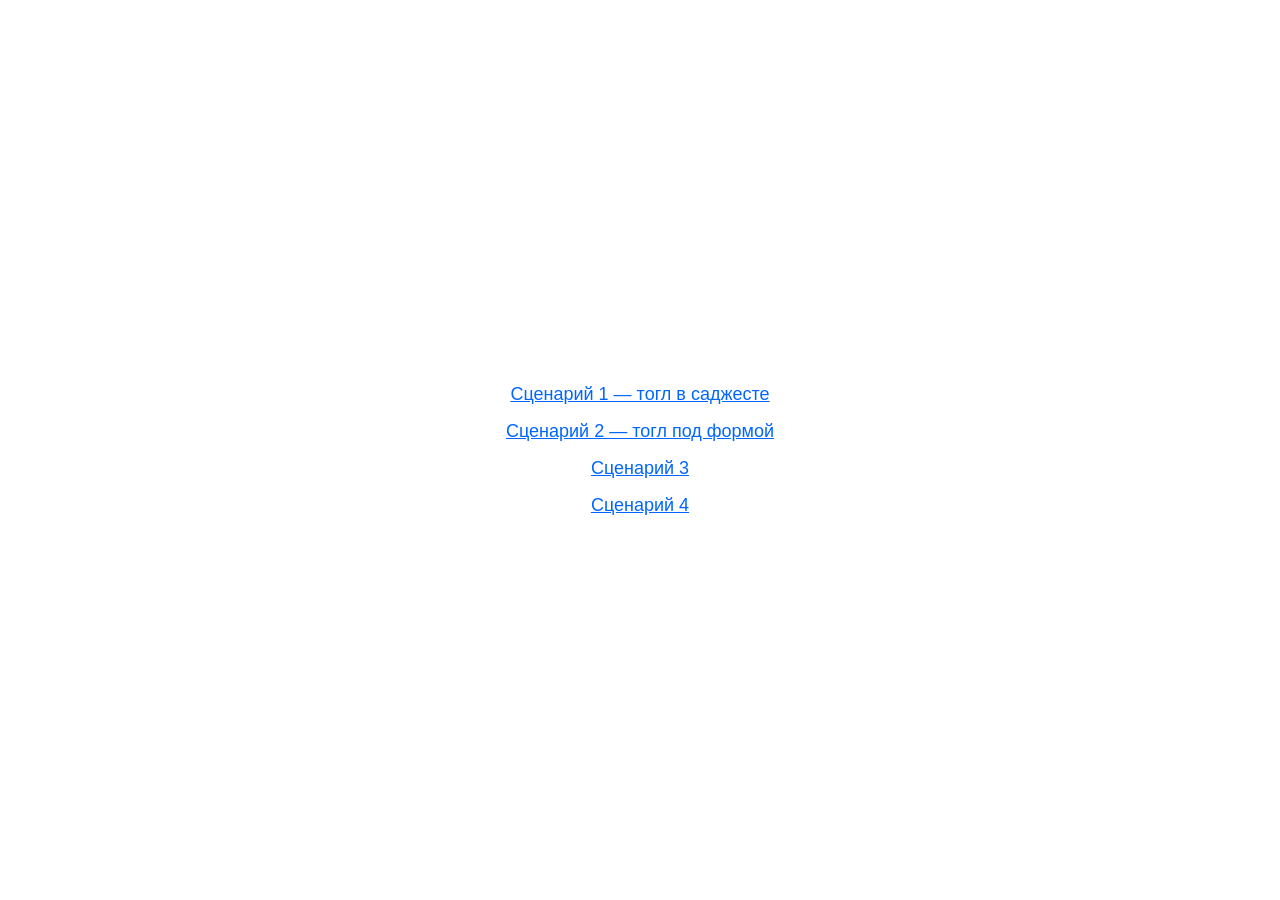
<file: index.html>
<!DOCTYPE html>
<!-- Avia UX Experiment -->
<html lang="ru">
<head>
<meta charset="UTF-8">
<meta name="viewport" content="width=device-width, initial-scale=1">
<title>Авиабилеты — эксперимент</title>
<style>
* { margin: 0; padding: 0; box-sizing: border-box; }
body {
  font-family: -apple-system, BlinkMacSystemFont, sans-serif;
  min-height: 100vh;
  display: flex;
  align-items: center;
  justify-content: center;
}
.links {
  display: flex;
  flex-direction: column;
  gap: 16px;
  text-align: center;
}
a {
  font-size: 18px;
  color: #0066ff;
}
</style>
<!-- Yandex.Metrika counter -->
<script type="text/javascript">
    (function(m,e,t,r,i,k,a){
        m[i]=m[i]||function(){(m[i].a=m[i].a||[]).push(arguments)};
        m[i].l=1*new Date();
        for (var j = 0; j < document.scripts.length; j++) {if (document.scripts[j].src === r) { return; }}
        k=e.createElement(t),a=e.getElementsByTagName(t)[0],k.async=1,k.src=r,a.parentNode.insertBefore(k,a)
    })(window, document,'script','https://mc.yandex.ru/metrika/tag.js?id=107736508', 'ym');

    ym(107736508, 'init', {ssr:true, webvisor:true, clickmap:true, ecommerce:"dataLayer", referrer: document.referrer, url: location.href, accurateTrackBounce:true, trackLinks:true});
</script>
<noscript><div><img src="https://mc.yandex.ru/watch/107736508" style="position:absolute; left:-9999px;" alt="" /></div></noscript>
<!-- /Yandex.Metrika counter -->
</head>
<body>
<div class="links">
  <a href="form-1.html">Сценарий 1 — тогл в саджесте</a>
  <a href="form-2.html">Сценарий 2 — тогл под формой</a>
  <a href="form-3.html">Сценарий 3</a>
  <a href="form-4.html">Сценарий 4</a>
</div>
</body>
</html>
</file>
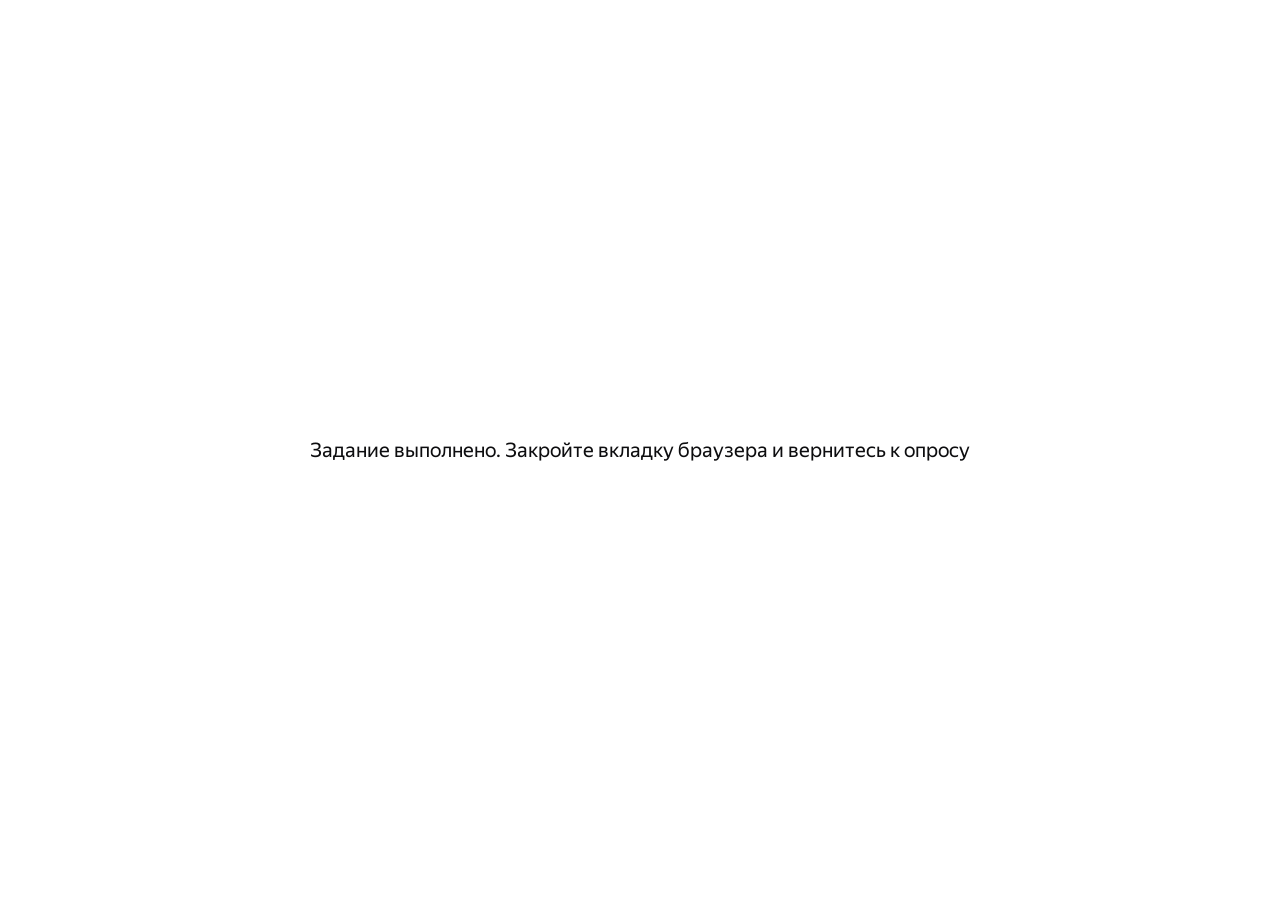
<file: done.html>
<!DOCTYPE html>
<html lang="ru">
<head>
<meta charset="UTF-8">
<meta name="viewport" content="width=device-width, initial-scale=1">
<title>Задание выполнено</title>
<link rel="stylesheet" href="tokens.css">
<style>
@font-face {
  font-family: 'YS Text';
  src: url('YSText-Regular.ttf') format('truetype');
  font-weight: 400;
  font-style: normal;
  font-display: swap;
}
@font-face {
  font-family: 'YS Text';
  src: url('YSText-Medium.ttf') format('truetype');
  font-weight: 500;
  font-style: normal;
  font-display: swap;
}
body {
  margin: 0;
  min-height: 100vh;
  display: flex;
  align-items: center;
  justify-content: center;
  background: var(--bg-fill-primary-color, #fff);
  font-family: 'YS Text', sans-serif;
}
.message {
  text-align: center;
  font-size: 20px;
  line-height: 1.5;
  color: var(--text-primary-color, #21201f);
  padding: 24px;
}
</style>
<!-- Yandex.Metrika counter -->
<script type="text/javascript">
    (function(m,e,t,r,i,k,a){
        m[i]=m[i]||function(){(m[i].a=m[i].a||[]).push(arguments)};
        m[i].l=1*new Date();
        for (var j = 0; j < document.scripts.length; j++) {if (document.scripts[j].src === r) { return; }}
        k=e.createElement(t),a=e.getElementsByTagName(t)[0],k.async=1,k.src=r,a.parentNode.insertBefore(k,a)
    })(window, document,'script','https://mc.yandex.ru/metrika/tag.js?id=107736508', 'ym');

    ym(107736508, 'init', {ssr:true, webvisor:true, clickmap:true, ecommerce:"dataLayer", referrer: document.referrer, url: location.href, accurateTrackBounce:true, trackLinks:true});
</script>
<noscript><div><img src="https://mc.yandex.ru/watch/107736508" style="position:absolute; left:-9999px;" alt="" /></div></noscript>
<!-- /Yandex.Metrika counter -->
</head>
<body>
<div class="message">Задание выполнено. Закройте вкладку браузера и вернитесь к опросу</div>
</body>
</html>
</file>
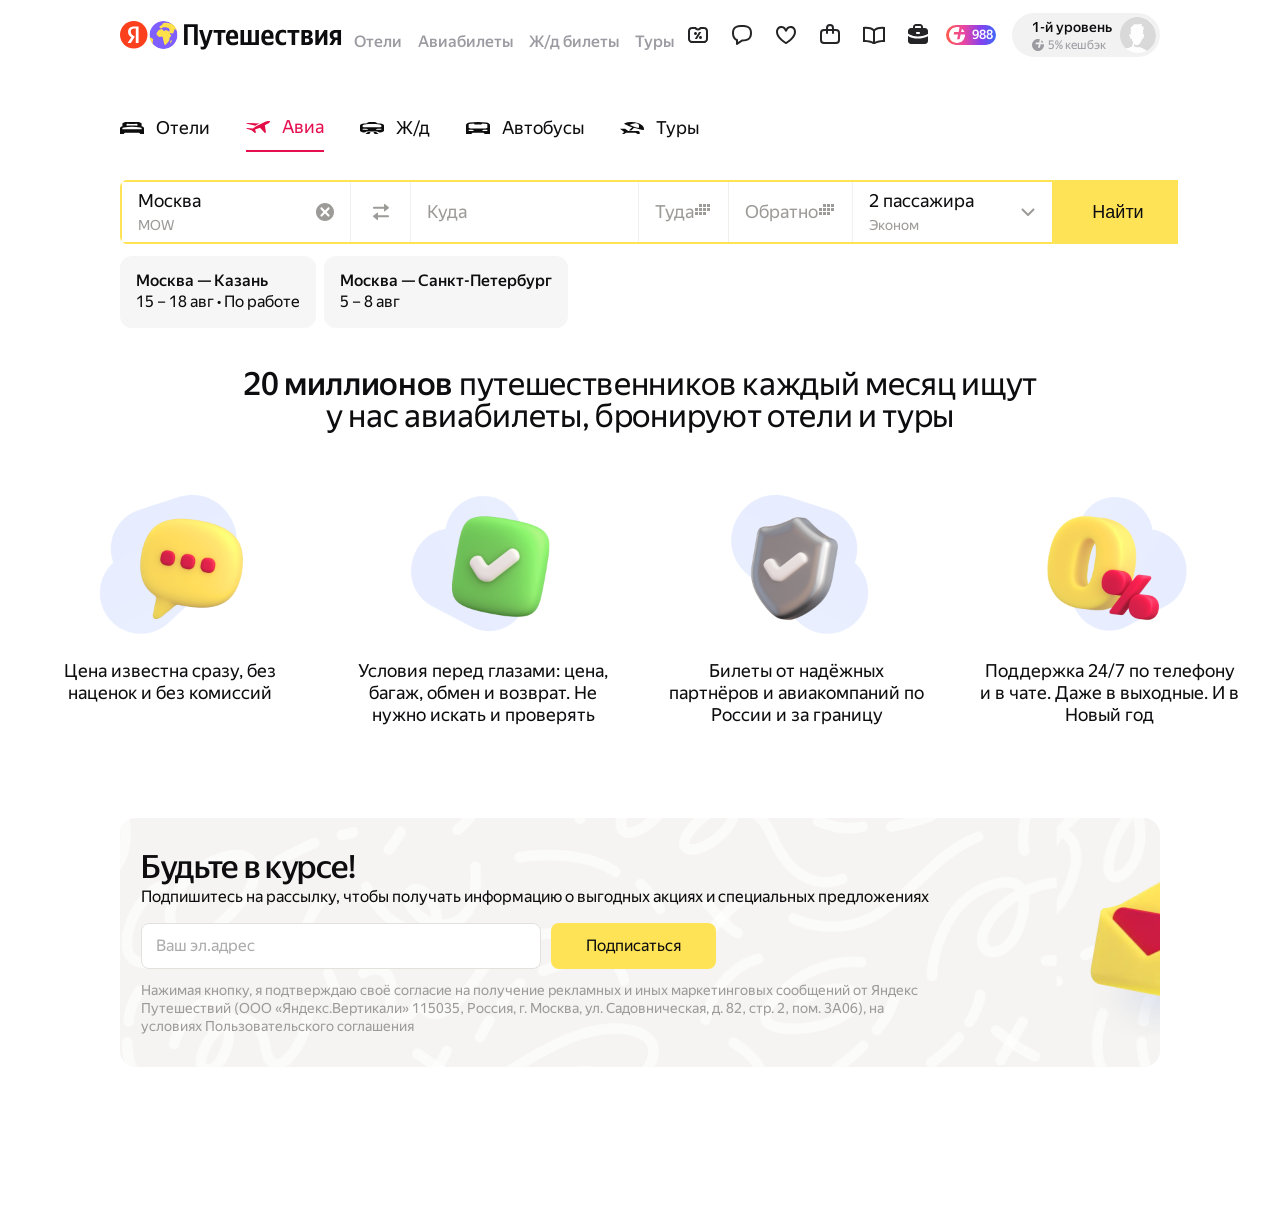
<file: form-1.html>
<!DOCTYPE html>
<html lang="ru">
<head>
  <meta charset="UTF-8">
  <meta http-equiv="Content-Type" content="text/html; charset=utf-8">
  <meta name="viewport" content="width=device-width, initial-scale=1, minimum-scale=0.7">
  <title>Авиабилеты — Яндекс Путешествия</title>
  <link rel="stylesheet" href="tokens.css">
  <link rel="stylesheet" href="components.css">
  <style>
    @font-face {
      font-family: 'YS Text';
      src: url('YSText-Regular.ttf') format('truetype');
      font-weight: 400; font-style: normal; font-display: swap;
    }
    @font-face {
      font-family: 'YS Text';
      src: url('YSText-Medium.ttf') format('truetype');
      font-weight: 500; font-style: normal; font-display: swap;
    }
    @font-face {
      font-family: 'YS Text';
      src: url('YSText-Bold.ttf') format('truetype');
      font-weight: 700; font-style: normal; font-display: swap;
    }
    @font-face {
      font-family: 'YS Display';
      src: url('YSDisplay-Regular.ttf') format('truetype');
      font-weight: 400; font-style: normal; font-display: swap;
    }
    @font-face {
      font-family: 'YS Display';
      src: url('YSDisplay-Medium.ttf') format('truetype');
      font-weight: 500; font-style: normal; font-display: swap;
    }

    * { margin: 0; padding: 0; box-sizing: border-box; }

    body {
      font-family: var(--font-family-text);
      background-color: var(--bg-fill-primary-color);
      color: var(--text-primary-color);
      -webkit-font-smoothing: antialiased;
      -moz-osx-font-smoothing: grayscale;
    }

    .page {
      width: 1440px;
      margin: 0 auto;
      background-color: var(--bg-fill-primary-color);
    }

    /* ===== HEADER BAR ===== */
    .header-bar {
      display: flex;
      align-items: center;
      justify-content: center;
      padding: var(--space-5) 120px;
      height: 70px;
      background-color: var(--bg-fill-primary-color);
    }

    .header-bar__content {
      display: flex;
      align-items: center;
      justify-content: space-between;
      flex: 1;
    }

    .header-bar__logo {
      display: flex;
      align-items: center;
      gap: 6px;
      text-decoration: none;
      flex-shrink: 0;
    }

    .header-bar__logo .logo-icons {
      display: flex;
      align-items: center;
    }

    .header-bar__logo .logo-yandex {
      width: 28px;
      height: 30px;
      position: relative;
    }

    .header-bar__logo .logo-yandex img {
      position: absolute;
      top: 50%;
      left: 50%;
      transform: translate(-50%, -50%);
      width: 28px;
      height: 30px;
    }

    .header-bar__logo .logo-sign {
      width: 29px;
      height: 30px;
      position: relative;
    }

    .header-bar__logo .logo-sign img {
      position: absolute;
      top: 50%;
      left: 50%;
      transform: translate(-50%, -50%);
      width: 29px;
      height: 30px;
    }

    .header-bar__logo .logo-text {
      height: 30px;
      display: flex;
      align-items: center;
    }

    .header-bar__logo .logo-text img {
      width: 159px;
      height: 30px;
    }

    .header-bar__nav {
      display: flex;
      align-items: flex-start;
      gap: var(--space-8);
      padding-top: 13px;
    }

    .header-bar__nav-link {
      font-family: var(--font-family-text);
      font-size: var(--font-title-t3-size);
      font-weight: var(--font-weight-medium);
      line-height: var(--font-title-t3-lineHeight);
      color: var(--text-secondary-color);
      text-decoration: none;
      white-space: nowrap;
      transition: color 0.2s ease;
    }

    .header-bar__nav-link:hover {
      color: var(--text-primary-color);
    }

    .header-bar__actions {
      display: flex;
      align-items: center;
      gap: var(--space-8);
      flex-shrink: 0;
    }

    .header-bar__icons {
      display: flex;
      align-items: center;
      gap: var(--space-10);
    }

    .header-bar__icon {
      width: 24px;
      height: 24px;
      flex-shrink: 0;
      cursor: pointer;
      opacity: 0.9;
      transition: opacity 0.2s ease;
    }

    .header-bar__icon:hover {
      opacity: 1;
    }

    .header-bar__plus-badge {
      display: flex;
      align-items: center;
      padding: 2px 3px;
      height: 20px;
      border-radius: 48px;
      background: linear-gradient(90deg, #ff5c4d 0%, #eb469f 35%, #8341ef 70%, #3f68f9 100%);
      flex-shrink: 0;
    }

    .header-bar__plus-badge-content {
      display: flex;
      align-items: center;
      gap: 7px;
    }

    .header-bar__plus-badge-glyph {
      width: 16px;
      height: 16px;
    }

    .header-bar__plus-badge-text {
      font-family: var(--font-family-text);
      font-size: 13px;
      font-weight: var(--font-weight-medium);
      line-height: 16px;
      color: var(--constant-white);
    }

    .header-bar__user {
      display: flex;
      align-items: center;
      background-color: var(--bg-button-secondary-color);
      border-radius: var(--border-radius-large-m);
      padding: var(--space-2) var(--space-2) var(--space-2) var(--space-4);
      cursor: pointer;
      flex-shrink: 0;
    }

    .header-bar__user-info {
      display: flex;
      flex-direction: column;
      gap: 2px;
      padding: 0 var(--space-4) 0 var(--space-6);
    }

    .header-bar__user-level {
      font-family: var(--font-family-text);
      font-size: var(--font-caption-c1-fat-size);
      font-weight: var(--font-weight-medium);
      line-height: var(--font-caption-c1-fat-lineHeight);
      color: var(--text-primary-color);
    }

    .header-bar__user-cashback {
      display: flex;
      align-items: center;
      gap: var(--space-2);
    }

    .header-bar__user-cashback-icon {
      width: 12px;
      height: 12px;
    }

    .header-bar__user-cashback-text {
      font-family: var(--font-family-text);
      font-size: var(--font-caption-c2-size);
      font-weight: var(--font-weight-regular);
      line-height: var(--font-caption-c2-lineHeight);
      color: var(--text-secondary-color);
    }

    .header-bar__user-avatar {
      width: 36px;
      height: 36px;
      border-radius: var(--border-radius-full);
      object-fit: cover;
    }

    /* ===== NAVIGATION TABS ===== */
    .nav-section {
      padding: 0 120px;
      margin-top: 30px;
    }

    .nav-section__inner {
      display: flex;
      flex-direction: column;
      gap: 28px;
    }

    .nav-tabs {
      display: flex;
      align-items: center;
      gap: 36px;
    }

    .nav-tab {
      display: flex;
      flex-direction: column;
      align-items: flex-start;
      cursor: pointer;
      text-decoration: none;
    }

    .nav-tab__inner {
      display: flex;
      align-items: center;
      gap: var(--space-6);
      height: 52px;
      padding: 12px 0 var(--space-4);
    }

    .nav-tab--active .nav-tab__inner {
      border-bottom: 2px solid #e50f4f;
    }

    .nav-tab__icon {
      width: 24px;
      height: 28px;
      flex-shrink: 0;
      display: flex;
      align-items: center;
      justify-content: center;
    }

    .nav-tab__icon img {
      width: 100%;
      height: 100%;
      object-fit: contain;
    }

    .nav-tab--active .nav-tab__icon img {
      filter: brightness(0) saturate(100%) invert(14%) sepia(95%) saturate(5709%) hue-rotate(338deg) brightness(91%) contrast(95%);
    }

    .nav-tab__label {
      font-family: var(--font-family-text);
      font-size: var(--font-body-b2-size);
      font-weight: var(--font-weight-regular);
      line-height: var(--font-body-b2-lineHeight);
      color: var(--text-primary-color);
      white-space: nowrap;
    }

    .nav-tab--active .nav-tab__label {
      color: #e50f4f;
    }

    /* ===== AVIA SEARCH FORM ===== */
    .search-area { display: flex; flex-direction: column; gap: var(--space-6); }
    .avia-form { display: flex; align-items: flex-end; background-color: #ffe356; border-radius: var(--border-radius-small-m); overflow: visible; width: 100%; position: relative; }
    .avia-form__fields { display: flex; align-items: stretch; flex: 1; border: 2px solid #ffe356; border-radius: var(--border-radius-small-m); overflow: visible; }
    .avia-form__field { display: flex; flex-direction: column; justify-content: center; background-color: var(--bg-fill-primary-color); padding: 6px 16px; height: 60px; cursor: pointer; position: relative; }
    .avia-form__field--from { width: 228px; }
    .avia-form__field--to { width: 228px; border-left: 1px solid #f1f0ed; }
    .avia-form__field--date { flex: 1; border-left: 1px solid #f1f0ed; }
    .avia-form__field--return { flex: 1; border-left: 1px solid #f1f0ed; }
    .avia-form__field--passengers { width: 200px; border-left: 1px solid #f1f0ed; }
    .avia-form__field-row { display: flex; align-items: center; justify-content: space-between; width: 100%; }
    .avia-form__field-content { display: flex; flex-direction: column; gap: 4px; flex: 1; min-width: 0; }
    .avia-form__field-label { font-size: 14px; line-height: 18px; color: #9d9b98; }
    .avia-form__field-value { font-size: 18px; line-height: 22px; color: var(--text-primary-color); white-space: nowrap; overflow: hidden; text-overflow: ellipsis; }
    .avia-form__field-sub { font-size: 14px; line-height: 18px; color: #9d9b98; }
    .avia-form__field-placeholder { font-size: 18px; line-height: 22px; color: #9d9b98; }
    .avia-form__field-icon { width: 18px; height: 18px; flex-shrink: 0; cursor: pointer; }
    .avia-form__field-clear { width: 18px; height: 18px; flex-shrink: 0; cursor: pointer; transition: opacity 0.15s; }
    .avia-form__field-clear:hover { opacity: 0.7; }
    .avia-form__field-filled { display: flex; align-items: center; justify-content: space-between; width: 100%; }
    .avia-form__field-texts { display: flex; flex-direction: column; gap: 4px; flex: 1; min-width: 0; }
    .avia-form__field-chevron { width: 16px; height: 16px; flex-shrink: 0; }
    .avia-form__city-input { border: none; outline: none; background: transparent; font-family: inherit; font-size: 18px; line-height: 22px; color: var(--text-primary-color); width: 100%; padding: 0; }
    .avia-form__city-input::placeholder { color: #9d9b98; }
    .avia-form__swap { display: flex; align-items: center; justify-content: center; width: 60px; background-color: var(--bg-fill-primary-color); padding: 0 16px; cursor: pointer; flex-shrink: 0; border-left: 1px solid #f1f0ed; }
    .avia-form__swap-icon { width: 16px; height: 16px; }
    .avia-form__submit { display: flex; align-items: center; justify-content: center; width: 124px; background-color: #ffe356; cursor: pointer; flex-shrink: 0; padding: 21px 26px 21px 30px; border: none; transition: opacity 0.2s, transform 0.1s; }
    .avia-form__submit:hover { opacity: 0.85; }
    .avia-form__submit:active { transform: scale(0.98); }
    .avia-form__submit-text { font-size: 18px; line-height: 22px; color: var(--text-primary-color); text-align: center; white-space: nowrap; }

    /* ===== CITY DROPDOWN ===== */
    .city-dropdown { position: absolute; top: 100%; left: 0; width: 450px; background: #fff; border-radius: 4px; box-shadow: 0 0 2px rgba(157,157,149,0.3), 0 4px 12px -4px rgba(157,157,149,0.35); z-index: 100; display: none; overflow: hidden; margin-top: 2px; }
    .city-dropdown.is-open { display: block; }
    .city-dropdown__toggle-row { display: flex; align-items: center; gap: 16px; padding: 9px 12px 9px 20px; border-bottom: 1px solid rgba(51,51,51,0.1); cursor: pointer; }
    .city-dropdown__toggle-icon { width: 16px; height: 16px; flex-shrink: 0; }
    .city-dropdown__toggle-text { flex: 1; display: flex; flex-direction: column; gap: 2px; }
    .city-dropdown__toggle-title { font-size: 16px; line-height: 20px; color: var(--text-primary-color); }
    .city-dropdown__toggle-sub { font-size: 14px; line-height: 18px; color: #9d9b98; }
    .city-dropdown__toggle-switch { width: 42px; height: 28px; border-radius: 14px; background: #ededee; position: relative; cursor: pointer; flex-shrink: 0; transition: background 0.2s; }
    .city-dropdown__toggle-switch.is-on { background: #ffe356; }
    .city-dropdown__toggle-knob { width: 24px; height: 24px; border-radius: 50%; background: #fff; position: absolute; top: 2px; left: 2px; transition: left 0.2s; box-shadow: 0 2px 4px rgba(0,0,0,0.15), 0 0 1px rgba(0,0,0,0.1); }
    .city-dropdown__toggle-switch.is-on .city-dropdown__toggle-knob { left: 16px; }
    .city-dropdown__section { padding: 8px 20px; background: #f5f4f2; border-top: 1px solid #e3e1dc; border-bottom: 1px solid #e3e1dc; font-size: 14px; line-height: 18px; color: var(--text-primary-color); }
    .city-dropdown__section--highlight { background: #fff8db; }
    .city-dropdown__section--highlight,
    .city-dropdown__item[data-history="1"] { display: none !important; }
    .city-dropdown__item { display: flex; align-items: center; gap: 16px; padding: 9px 20px; border-bottom: 1px solid rgba(51,51,51,0.1); cursor: pointer; transition: background 0.1s; }
    .city-dropdown__item:hover { background: #f5f5f5; }
    .city-dropdown__item-icon { width: 16px; height: 16px; flex-shrink: 0; opacity: 0.5; }
    .city-dropdown__item-text { flex: 1; display: flex; flex-direction: column; }
    .city-dropdown__item-name { font-size: 16px; line-height: 20px; color: #333; }
    .city-dropdown__item-detail { font-size: 14px; line-height: 18px; color: #9d9b98; }
    .city-dropdown__item--simple { display: flex; flex-direction: column; padding: 18px 20px; border-bottom: 1px solid rgba(51,51,51,0.1); cursor: pointer; transition: background 0.1s; }
    .city-dropdown__item--simple:hover { background: #f5f5f5; }

    /* ===== CALENDAR DROPDOWN ===== */
    .calendar-dropdown { position: absolute; top: 100%; left: 456px; width: 540px; height: 458px; background: #fff; border-radius: 4px; box-shadow: 0 0 2px rgba(157,157,149,0.3), 0 4px 12px -4px rgba(157,157,149,0.35); z-index: 100; display: none; overflow: hidden; margin-top: 2px; }
    .calendar-dropdown.is-open { display: flex; }
    .calendar__months { width: 128px; display: flex; flex-direction: column; padding-top: 8px; overflow-y: auto; flex-shrink: 0; }
    .calendar__month-btn { padding: 8px 16px; font-size: 14px; line-height: 18px; color: var(--text-primary-color); cursor: pointer; border: none; background: none; text-align: left; font-family: inherit; transition: background 0.1s; white-space: nowrap; }
    .calendar__month-btn:hover { background: #f5f5f5; }
    .calendar__month-btn.is-active { font-weight: 500; }
    .calendar__grid { flex: 1; overflow-y: auto; padding: 0 16px; }
    .calendar__weekdays { display: grid; grid-template-columns: repeat(7, 1fr); padding: 16px 0 8px; position: sticky; top: 0; background: #fff; z-index: 1; }
    .calendar__weekday { font-size: 14px; line-height: 18px; color: var(--text-primary-color); text-align: center; font-weight: 500; }
    .calendar__weekday--weekend { color: #e50f4f; }
    .calendar__month-title { font-size: 14px; line-height: 18px; color: var(--text-primary-color); padding: 12px 0 8px; }
    .calendar__days { display: grid; grid-template-columns: repeat(7, 1fr); }
    .calendar__day { display: flex; flex-direction: column; align-items: center; justify-content: flex-start; padding: 6px 0; height: 46px; cursor: pointer; border-radius: 4px; transition: background 0.1s; font-size: 14px; line-height: 18px; }
    .calendar__day:hover { background: #f5f5f5; }
    .calendar__day--empty { cursor: default; }
    .calendar__day--empty:hover { background: transparent; }
    .calendar__day--selected { background: #ffe356; }
    .calendar__day--selected:hover { background: #ffe356; }
    .calendar__day--range { background: #fff8db; }
    .calendar__day-num { font-size: 14px; line-height: 18px; }
    .calendar__day-price { font-size: 10px; line-height: 12px; color: #9d9b98; white-space: nowrap; }

    /* ===== PASSENGERS DROPDOWN ===== */
    .passengers-dropdown { position: absolute; top: 100%; right: 124px; width: 320px; background: #fff; border-radius: 4px; box-shadow: 0 0 2px rgba(157,157,149,0.3), 0 4px 12px -4px rgba(157,157,149,0.35); z-index: 100; display: none; padding: 20px; margin-top: 2px; }
    .passengers-dropdown.is-open { display: flex; flex-direction: column; gap: 20px; }
    .pax-row { display: flex; align-items: center; justify-content: space-between; }
    .pax-label { display: flex; flex-direction: column; gap: 6px; }
    .pax-label__title { font-size: 16px; line-height: 20px; color: #0d0d0d; }
    .pax-label__sub { font-size: 14px; line-height: 18px; color: #9d9b98; }
    .pax-spinner { display: flex; align-items: center; gap: 0; width: 138px; height: 44px; position: relative; justify-content: space-between; }
    .pax-spinner__btn { width: 44px; height: 44px; border-radius: 50px; background: #f1f0ed; border: none; cursor: pointer; display: flex; align-items: center; justify-content: center; font-size: 18px; line-height: 1; color: #0d0d0d; transition: background 0.15s; flex-shrink: 0; }
    .pax-spinner__btn:hover { background: #e3e1dc; }
    .pax-spinner__btn:disabled { cursor: default; background: #f1f0ed; }
    .pax-spinner__btn:disabled .pax-spinner__minus-line { background: #9d9b98; }
    .pax-spinner__val { font-size: 18px; font-weight: 700; line-height: 22px; color: #0d0d0d; text-align: center; width: 26px; flex-shrink: 0; }
    .pax-spinner__minus-line { width: 8px; height: 2px; background: #0d0d0d; border-radius: 2px; }
    .pax-spinner__plus { position: relative; width: 16px; height: 16px; }
    .pax-spinner__plus::before, .pax-spinner__plus::after { content: ''; position: absolute; background: #0d0d0d; border-radius: 2px; }
    .pax-spinner__plus::before { width: 2px; height: 10px; top: 3px; left: 7px; }
    .pax-spinner__plus::after { width: 10px; height: 2px; top: 7px; left: 3px; }
    .pax-radio { display: flex; height: 44px; background: #f1f0ed; border-radius: 8px; padding: 1px; }
    .pax-radio__btn { flex: 1; height: 42px; border: none; background: transparent; border-radius: 7px; font-family: inherit; font-size: 16px; line-height: 20px; color: #0d0d0d; cursor: pointer; transition: background 0.15s, box-shadow 0.15s; }
    .pax-radio__btn.is-active { background: #fff; box-shadow: 0 0 2px rgba(157,157,149,0.3), 0 4px 12px rgba(157,157,149,0.35); }

    /* ===== B2B INLINE TOGGLE ===== */
    .search-area__bottom { display: flex; align-items: flex-start; justify-content: space-between; width: 100%; gap: 0; }
    .b2b-toggle { display: flex; align-items: center; gap: 12px; padding: 14px 0; cursor: pointer; flex-shrink: 0; user-select: none; }
    .b2b-toggle__label { font-family: var(--font-family-text); font-size: 16px; font-weight: 500; line-height: 18px; color: var(--text-primary-color); white-space: nowrap; }
    .b2b-toggle__switch { width: 30px; height: 20px; border-radius: 40px; background: #ededee; position: relative; cursor: pointer; flex-shrink: 0; transition: background 0.2s; }
    .b2b-toggle__switch.is-on { background: #ffe356; }
    .b2b-toggle__knob { width: 14px; height: 14px; border-radius: 50%; background: #fff; position: absolute; top: 3px; left: 3px; transition: left 0.2s; box-shadow: 0 1px 3px rgba(0,0,0,0.2), 0 0 1px rgba(0,0,0,0.1); }
    .b2b-toggle__switch.is-on .b2b-toggle__knob { left: 13px; }

    /* ===== PROMO CARDS ===== */
    .promo-cards {
      display: flex;
      gap: var(--space-4);
    }

    .promo-card {
      display: flex;
      align-items: center;
      justify-content: center;
      padding: var(--space-8);
      border-radius: var(--border-radius-small-xl);
      background-color: #f6f6f6;
      cursor: pointer;
      transition: box-shadow 0.2s ease;
    }

    .promo-card:hover {
      background-color: #ebebeb;
    }

    .promo-card__content {
      display: flex;
      flex-direction: column;
      gap: 2px;
    }

    .promo-card__route {
      font-family: var(--font-family-text);
      font-size: var(--font-body-b3-size);
      font-weight: var(--font-weight-medium);
      line-height: 18px;
      color: var(--text-primary-color);
      white-space: nowrap;
    }

    .promo-card__dates {
      font-family: var(--font-family-text);
      font-size: var(--font-body-b3-size);
      font-weight: var(--font-weight-regular);
      line-height: var(--font-body-b3-lineHeight);
      color: var(--text-primary-color);
    }

    /* ===== INFO SECTION ===== */
    .info-section {
      padding: 0 120px;
      margin-top: 40px;
    }

    .info-section__inner {
      display: flex;
      flex-direction: column;
      gap: 40px;
      align-items: center;
    }

    .info-section__label {
      width: 800px;
      text-align: center;
      font-family: var(--font-family-text);
      font-size: var(--font-headline-h1-size);
      font-weight: var(--font-weight-regular);
      line-height: var(--font-headline-h1-lineHeight);
      color: var(--text-primary-color);
      letter-spacing: -0.32px;
    }

    .info-section__label strong {
      font-weight: var(--font-weight-medium);
    }

    .info-cards {
      display: flex;
      justify-content: space-between;
      width: 1200px;
    }

    .info-card {
      display: flex;
      flex-direction: column;
      align-items: center;
      gap: var(--space-4);
    }

    .info-card__illustration {
      width: 220px;
      height: 180px;
      overflow: hidden;
      display: flex;
      align-items: center;
      justify-content: center;
    }

    .info-card__illustration img {
      width: 158px;
      height: 158px;
      object-fit: contain;
    }

    .info-card__text {
      width: 260px;
      text-align: center;
      font-family: var(--font-family-text);
      font-size: var(--font-body-b2-size);
      font-weight: var(--font-weight-regular);
      line-height: var(--font-body-b2-lineHeight);
      color: var(--text-primary-color);
    }

    /* ===== NEWSLETTER BANNER ===== */
    .newsletter {
      padding: 0 120px;
      margin-top: 92px;
      padding-bottom: 152px;
    }

    .newsletter__card {
      display: flex;
      align-items: center;
      gap: 78px;
      padding: 12px 21px;
      border-radius: var(--border-radius-medium-s);
      position: relative;
      overflow: hidden;
      background-color: #f5f4f2;
    }

    .newsletter__bg {
      position: absolute;
      inset: 0;
      border-radius: var(--border-radius-medium-s);
      overflow: hidden;
    }

    .newsletter__bg img {
      width: 100%;
      height: 100%;
      object-fit: cover;
    }

    .newsletter__content {
      display: flex;
      flex-direction: column;
      gap: var(--space-6);
      position: relative;
      z-index: 1;
    }

    .newsletter__text-block {
      display: flex;
      flex-direction: column;
      gap: var(--space-8);
    }

    .newsletter__text-group {
      display: flex;
      flex-direction: column;
      gap: var(--space-2);
    }

    .newsletter__title {
      font-family: var(--font-family-display);
      font-size: var(--font-headline-h1-size);
      font-weight: var(--font-weight-medium);
      line-height: var(--font-headline-h1-lineHeight);
      color: var(--text-primary-color);
      letter-spacing: -0.32px;
      width: 800px;
    }

    .newsletter__description {
      font-family: var(--font-family-text);
      font-size: var(--font-body-b3-size);
      font-weight: var(--font-weight-regular);
      line-height: var(--font-body-b3-lineHeight);
      color: var(--text-primary-color);
      width: 800px;
    }

    .newsletter__form {
      display: flex;
      gap: var(--space-5);
    }

    .newsletter__input {
      display: flex;
      align-items: center;
      padding: var(--space-6) var(--space-7);
      width: 400px;
      border: 1px solid #e3e1dc;
      border-radius: var(--border-radius-small-m);
      background-color: var(--bg-fill-primary-color);
      font-family: var(--font-family-text);
      font-size: var(--font-body-b3-size);
      font-weight: var(--font-weight-regular);
      line-height: var(--font-body-b3-lineHeight);
      color: var(--text-primary-color);
      outline: none;
    }

    .newsletter__input::placeholder {
      color: #acacac;
    }

    .newsletter__input:focus {
      border-color: var(--text-primary-color);
    }

    .newsletter__button {
      display: flex;
      align-items: center;
      justify-content: center;
      padding: var(--space-6) 35px;
      background-color: #ffe356;
      border-radius: var(--border-radius-small-m);
      border: none;
      cursor: pointer;
      font-family: var(--font-family-text);
      font-size: var(--font-body-b3-size);
      font-weight: var(--font-weight-regular);
      line-height: var(--font-body-b3-lineHeight);
      color: var(--text-primary-color);
      white-space: nowrap;
      transition: background-color 0.2s ease, transform 0.1s ease;
    }

    .newsletter__button:hover {
      opacity: 0.85;
    }

    .newsletter__button:active {
      transform: scale(0.98);
    }

    .newsletter__legal {
      font-family: var(--font-family-text);
      font-size: var(--font-caption-c1-size);
      font-weight: var(--font-weight-regular);
      line-height: var(--font-caption-c1-lineHeight);
      color: #9d9b98;
      width: 800px;
    }

    .newsletter__image {
      width: 280px;
      height: 225px;
      flex-shrink: 0;
      position: relative;
      z-index: 1;
    }

    .newsletter__image img {
      width: 100%;
      height: 100%;
      object-fit: contain;
    }

    /* ===== RESPONSIVE ===== */
    @media (max-width: 1440px) {
      .page { width: 100%; }
    }
  </style>
<!-- Yandex.Metrika counter -->
<script type="text/javascript">
    (function(m,e,t,r,i,k,a){
        m[i]=m[i]||function(){(m[i].a=m[i].a||[]).push(arguments)};
        m[i].l=1*new Date();
        for (var j = 0; j < document.scripts.length; j++) {if (document.scripts[j].src === r) { return; }}
        k=e.createElement(t),a=e.getElementsByTagName(t)[0],k.async=1,k.src=r,a.parentNode.insertBefore(k,a)
    })(window, document,'script','https://mc.yandex.ru/metrika/tag.js?id=107736508', 'ym');

    ym(107736508, 'init', {ssr:true, webvisor:true, clickmap:true, ecommerce:"dataLayer", referrer: document.referrer, url: location.href, accurateTrackBounce:true, trackLinks:true});
</script>
<noscript><div><img src="https://mc.yandex.ru/watch/107736508" style="position:absolute; left:-9999px;" alt="" /></div></noscript>
<!-- /Yandex.Metrika counter -->
</head>
<body>
  <div class="page">

    <!-- HEADER BAR -->
    <div class="header-bar">
      <div class="header-bar__content">
        <a href="form-1.html" class="header-bar__logo">
          <div class="logo-icons">
            <div class="logo-yandex">
              <img src="logo-yandex.svg" width="28" height="30" alt="Яндекс">
            </div>
            <div class="logo-sign">
              <img src="logo-sign.svg" width="29" height="30" alt="">
            </div>
          </div>
          <div class="logo-text">
            <img src="logo-text.svg" width="159" height="30" alt="Путешествия">
          </div>
        </a>

        <nav class="header-bar__nav">
          <a href="#" class="header-bar__nav-link">Отели</a>
          <a href="form-1.html" class="header-bar__nav-link">Авиабилеты</a>
          <a href="#" class="header-bar__nav-link">Ж/д билеты</a>
          <a href="#" class="header-bar__nav-link">Туры</a>
        </nav>

        <div class="header-bar__actions">
          <div class="header-bar__icons">
            <img src="Discount.svg" alt="" class="header-bar__icon">
            <img src="MessageOutline.svg" alt="" class="header-bar__icon">
            <img src="HeartOutline.svg" alt="" class="header-bar__icon">
            <img src="Orders.svg" alt="" class="header-bar__icon">
            <img src="Book.svg" alt="" class="header-bar__icon">
            <img src="BriefCaseB2BFilled.svg" alt="" class="header-bar__icon">
          </div>

          <div class="header-bar__plus-badge">
            <div class="header-bar__plus-badge-content">
              <img src="plus-badge-glyph.svg" alt="" class="header-bar__plus-badge-glyph">
              <span class="header-bar__plus-badge-text">988</span>
            </div>
          </div>

          <div class="header-bar__user">
            <div class="header-bar__user-info">
              <span class="header-bar__user-level">1-й уровень</span>
              <div class="header-bar__user-cashback">
                <img src="cashback-icon.svg" alt="" class="header-bar__user-cashback-icon">
                <span class="header-bar__user-cashback-text">5% кешбэк</span>
              </div>
            </div>
            <img src="user-avatar.png" alt="" class="header-bar__user-avatar">
          </div>
        </div>
      </div>
    </div>

    <!-- NAVIGATION + SEARCH -->
    <div class="nav-section">
      <div class="nav-section__inner">

        <!-- Navigation Tabs -->
        <nav class="nav-tabs">
          <a href="#" class="nav-tab">
            <div class="nav-tab__inner">
              <div class="nav-tab__icon">
                <img src="nav-hotel.svg" alt="">
              </div>
              <span class="nav-tab__label">Отели</span>
            </div>
          </a>
          <a href="#" class="nav-tab nav-tab--active">
            <div class="nav-tab__inner">
              <div class="nav-tab__icon">
                <img src="nav-plane.svg" alt="">
              </div>
              <span class="nav-tab__label">Авиа</span>
            </div>
          </a>
          <a href="#" class="nav-tab">
            <div class="nav-tab__inner">
              <div class="nav-tab__icon">
                <img src="nav-rail.svg" alt="">
              </div>
              <span class="nav-tab__label">Ж/д</span>
            </div>
          </a>
          <a href="#" class="nav-tab">
            <div class="nav-tab__inner">
              <div class="nav-tab__icon">
                <img src="nav-bus.svg" alt="">
              </div>
              <span class="nav-tab__label">Автобусы</span>
            </div>
          </a>
          <a href="#" class="nav-tab">
            <div class="nav-tab__inner">
              <div class="nav-tab__icon">
                <img src="nav-tours.svg" alt="">
              </div>
              <span class="nav-tab__label">Туры</span>
            </div>
          </a>
        </nav>

        <!-- Search Form + Promo -->
        <div class="search-area">

          <!-- Avia Search Form -->
          <div class="avia-form" id="aviaForm">
            <div class="avia-form__fields">
              <!-- Откуда -->
              <div class="avia-form__field avia-form__field--from" id="fieldFrom" data-field="from">
                <div class="avia-form__field-filled" id="fromFilled">
                  <div class="avia-form__field-texts">
                    <span class="avia-form__field-value" id="fromValue">Москва</span>
                    <span class="avia-form__field-sub" id="fromCode">MOW</span>
                  </div>
                  <img src="clear-field.svg" alt="" class="avia-form__field-clear" data-clear="from">
                </div>
                <div id="fromEmpty" style="display:none">
                  <input type="text" class="avia-form__city-input" id="fromInput" placeholder="Откуда" autocomplete="off">
                </div>
              </div>

              <!-- Swap -->
              <div class="avia-form__swap" id="swapBtn">
                <img src="icon-swap.svg" alt="" class="avia-form__swap-icon">
              </div>

              <!-- Куда -->
              <div class="avia-form__field avia-form__field--to" id="fieldTo" data-field="to">
                <div class="avia-form__field-filled" id="toFilled" style="display:none">
                  <div class="avia-form__field-texts">
                    <span class="avia-form__field-value" id="toValue">Сочи</span>
                    <span class="avia-form__field-sub" id="toCode">AER</span>
                  </div>
                  <img src="clear-field.svg" alt="" class="avia-form__field-clear" data-clear="to">
                </div>
                <div id="toEmpty">
                  <input type="text" class="avia-form__city-input" id="toInput" placeholder="Куда" autocomplete="off">
                </div>
              </div>

              <!-- Туда -->
              <div class="avia-form__field avia-form__field--date" id="fieldDate" data-field="date">
                <div class="avia-form__field-filled" id="dateFilled" style="display:none">
                  <div class="avia-form__field-texts">
                    <span class="avia-form__field-label">Туда</span>
                    <span class="avia-form__field-value" id="dateValue">15 августа</span>
                  </div>
                  <img src="clear-field.svg" alt="" class="avia-form__field-clear" data-clear="date">
                </div>
                <div class="avia-form__field-row" id="dateEmpty">
                  <span class="avia-form__field-placeholder">Туда</span>
                  <img src="icon-calendar.svg" alt="" class="avia-form__field-icon">
                </div>
              </div>

              <!-- Обратно -->
              <div class="avia-form__field avia-form__field--return" id="fieldReturn" data-field="return">
                <div class="avia-form__field-filled" id="returnFilled" style="display:none">
                  <div class="avia-form__field-texts">
                    <span class="avia-form__field-label">Обратно</span>
                    <span class="avia-form__field-value" id="returnValue">15 августа</span>
                  </div>
                  <img src="clear-field.svg" alt="" class="avia-form__field-clear" data-clear="return">
                </div>
                <div class="avia-form__field-row" id="returnEmpty">
                  <span class="avia-form__field-placeholder">Обратно</span>
                  <img src="icon-calendar.svg" alt="" class="avia-form__field-icon">
                </div>
              </div>

              <!-- Пассажиры -->
              <div class="avia-form__field avia-form__field--passengers">
                <div class="avia-form__field-row">
                  <div class="avia-form__field-content">
                    <span class="avia-form__field-value">2 пассажира</span>
                    <span class="avia-form__field-sub">Эконом</span>
                  </div>
                  <img src="icon-chevron-down.svg" alt="" class="avia-form__field-chevron">
                </div>
              </div>
            </div>

            <!-- Найти -->
            <button class="avia-form__submit" id="submitBtn">
              <span class="avia-form__submit-text">Найти</span>
            </button>

            <!-- City Dropdown -->
            <div class="city-dropdown" id="cityDropdown">
            <div class="city-dropdown__toggle-row" id="cityDropdownToggle">
              <img src="BriefCaseB2B.svg" alt="" class="city-dropdown__toggle-icon">
              <div class="city-dropdown__toggle-text">
                <span class="city-dropdown__toggle-title">Еду по работе</span>
                <span class="city-dropdown__toggle-sub">Оплата с бизнес-счёта</span>
              </div>
              <div class="city-dropdown__toggle-switch" id="cityToggleSwitch">
                <div class="city-dropdown__toggle-knob"></div>
              </div>
            </div>
            <div class="city-dropdown__section city-dropdown__section--highlight">Вы искали</div>
            <div class="city-dropdown__item" data-city="Казань" data-code="KZN" data-history="1" data-date="15 августа" data-return="18 августа" data-pax="2">
              <img src="Watch.svg" alt="" class="city-dropdown__item-icon">
              <div class="city-dropdown__item-text">
                <span class="city-dropdown__item-name">Казань</span>
                <span class="city-dropdown__item-detail">15 - 18 авг  •  2 гостя</span>
              </div>
            </div>
            <div class="city-dropdown__item" data-city="Санкт-Петербург" data-code="LED" data-history="1" data-date="5 августа" data-return="8 августа" data-pax="2">
              <img src="Watch.svg" alt="" class="city-dropdown__item-icon">
              <div class="city-dropdown__item-text">
                <span class="city-dropdown__item-name">Санкт-Петербург</span>
                <span class="city-dropdown__item-detail">5 - 8 авг  •  2 гостя</span>
              </div>
            </div>
            <div class="city-dropdown__section">Регион</div>
            <div class="city-dropdown__item--simple" data-city="Москва" data-code="MOW">
              <span class="city-dropdown__item-name">Москва</span>
            </div>
            <div class="city-dropdown__item--simple" data-city="Сочи" data-code="AER">
              <span class="city-dropdown__item-name">Сочи</span>
              <span class="city-dropdown__item-detail">Краснодарский край</span>
            </div>
            <div class="city-dropdown__item--simple" data-city="Ростов-на-Дону" data-code="ROV">
              <span class="city-dropdown__item-name">Ростов-на-Дону</span>
              <span class="city-dropdown__item-detail">Ростовская область</span>
            </div>
          </div>

          <!-- Calendar Dropdown -->
          <div class="calendar-dropdown" id="calendarDropdown">
            <div class="calendar__months" id="calMonths"></div>
            <div class="calendar__grid" id="calGrid"></div>
          </div>

          <!-- Passengers Dropdown -->
          <div class="passengers-dropdown" id="passengersDropdown">
            <div class="pax-row">
              <div class="pax-label">
                <span class="pax-label__title">Взрослые</span>
                <span class="pax-label__sub">от 18 лет</span>
              </div>
              <div class="pax-spinner" data-pax="adults">
                <button class="pax-spinner__btn pax-spinner__btn--minus" data-dir="-1"><span class="pax-spinner__minus-line"></span></button>
                <span class="pax-spinner__val">2</span>
                <button class="pax-spinner__btn pax-spinner__btn--plus" data-dir="1"><span class="pax-spinner__plus"></span></button>
              </div>
            </div>
            <div class="pax-row">
              <div class="pax-label">
                <span class="pax-label__title">Дети</span>
                <span class="pax-label__sub">от 2 до 12 лет</span>
              </div>
              <div class="pax-spinner" data-pax="children">
                <button class="pax-spinner__btn pax-spinner__btn--minus" data-dir="-1" disabled><span class="pax-spinner__minus-line"></span></button>
                <span class="pax-spinner__val">0</span>
                <button class="pax-spinner__btn pax-spinner__btn--plus" data-dir="1"><span class="pax-spinner__plus"></span></button>
              </div>
            </div>
            <div class="pax-row">
              <div class="pax-label">
                <span class="pax-label__title">Младенцы</span>
                <span class="pax-label__sub">до 2 лет (без места)</span>
              </div>
              <div class="pax-spinner" data-pax="infants">
                <button class="pax-spinner__btn pax-spinner__btn--minus" data-dir="-1" disabled><span class="pax-spinner__minus-line"></span></button>
                <span class="pax-spinner__val">0</span>
                <button class="pax-spinner__btn pax-spinner__btn--plus" data-dir="1"><span class="pax-spinner__plus"></span></button>
              </div>
            </div>
            <div class="pax-radio">
              <button class="pax-radio__btn is-active" data-class="economy">Эконом</button>
              <button class="pax-radio__btn" data-class="business">Бизнес</button>
            </div>
          </div>

          </div>

          <!-- Bottom row: Promo Cards + B2B Toggle -->
          <div class="search-area__bottom">
            <!-- Promo Cards -->
            <div class="promo-cards">
              <div class="promo-card" data-from="Москва" data-from-code="MOW" data-to="Казань" data-to-code="KZN" data-dates="15 – 18 авг" data-work="1">
                <div class="promo-card__content">
                  <span class="promo-card__route">Москва — Казань</span>
                  <span class="promo-card__dates">15 – 18 авг • По работе</span>
                </div>
              </div>
              <div class="promo-card" data-from="Москва" data-from-code="MOW" data-to="Санкт-Петербург" data-to-code="LED" data-dates="5 – 8 авг">
                <div class="promo-card__content">
                  <span class="promo-card__route">Москва — Санкт-Петербург</span>
                  <span class="promo-card__dates">5 – 8 авг</span>
                </div>
              </div>
            </div>

            <!-- B2B inline toggle (hidden on this page, toggle is in suggest dropdown) -->
            <div class="b2b-toggle" id="b2bInlineToggle" style="display:none">
              <span class="b2b-toggle__label">Еду по работе</span>
              <div class="b2b-toggle__switch" id="b2bToggle">
                <div class="b2b-toggle__knob"></div>
              </div>
            </div>
          </div>

        </div>
      </div>
    </div>

    <!-- INFO SECTION -->
    <div class="info-section">
      <div class="info-section__inner">
        <div class="info-section__label">
          <strong>20 миллионов</strong> путешественников каждый месяц ищут у нас авиабилеты, бронируют отели и туры
        </div>

        <div class="info-cards">
          <div class="info-card">
            <div class="info-card__illustration">
              <img src="ill-zeroprice.png" alt="">
            </div>
            <div class="info-card__text">Цена известна сразу, без наценок и без комиссий</div>
          </div>
          <div class="info-card">
            <div class="info-card__illustration">
              <img src="ill-success.png" alt="">
            </div>
            <div class="info-card__text">Условия перед глазами: цена, багаж, обмен и возврат. Не нужно искать и проверять</div>
          </div>
          <div class="info-card">
            <div class="info-card__illustration">
              <img src="ill-protect.png" alt="">
            </div>
            <div class="info-card__text">Билеты от надёжных партнёров и авиакомпаний по России и за границу</div>
          </div>
          <div class="info-card">
            <div class="info-card__illustration">
              <img src="ill-chat.png" alt="">
            </div>
            <div class="info-card__text">Поддержка 24/7 по телефону и в чате. Даже в выходные. И в Новый год</div>
          </div>
        </div>
      </div>
    </div>

    <!-- NEWSLETTER BANNER -->
    <div class="newsletter">
      <div class="newsletter__card">
        <div class="newsletter__bg">
          <img src="banner-bg.png" alt="">
        </div>
        <div class="newsletter__content">
          <div class="newsletter__text-block">
            <div class="newsletter__text-group">
              <div class="newsletter__title">Будьте в курсе!</div>
              <div class="newsletter__description">Подпишитесь на рассылку, чтобы получать информацию о выгодных акциях и специальных предложениях</div>
            </div>
            <div class="newsletter__form">
              <input type="email" class="newsletter__input" placeholder="Ваш эл.адрес">
              <button class="newsletter__button">Подписаться</button>
            </div>
          </div>
          <div class="newsletter__legal">Нажимая кнопку, я подтверждаю своё согласие на получение рекламных и иных маркетинговых сообщений от Яндекс Путешествий (ООО «Яндекс.Вертикали» 115035, Россия, г. Москва, ул. Садовническая, д. 82, стр. 2, пом. 3А06), на условиях Пользовательского соглашения</div>
        </div>
        <div class="newsletter__image">
          <img src="banner-envelope.png" alt="">
        </div>
      </div>
    </div>

  </div>

<script>
(function() {
  const state = { activeField: null, calendarMode: null };

  const MONTHS_RU = ['Январь','Февраль','Март','Апрель','Май','Июнь','Июль','Август','Сентябрь','Октябрь','Ноябрь','Декабрь'];
  const MONTHS_RU_GEN = ['января','февраля','марта','апреля','мая','июня','июля','августа','сентября','октября','ноября','декабря'];
  const WEEKDAYS = ['пн','вт','ср','чт','пт','сб','вс'];

  const cityDD = document.getElementById('cityDropdown');
  const calDD = document.getElementById('calendarDropdown');
  const paxDD = document.getElementById('passengersDropdown');

  var currentFromCode = 'MOW';
  var currentToCode = '';

  function updateWorkLabel() {
    var on = document.getElementById('b2bToggle').classList.contains('is-on');
    document.getElementById('fromCode').textContent = currentFromCode + (on && currentFromCode ? '  • По работе' : '');
    document.getElementById('toCode').textContent = currentToCode + (on && currentToCode ? '  • По работе' : '');
  }

  function closeAll() {
    cityDD.classList.remove('is-open');
    calDD.classList.remove('is-open');
    paxDD.classList.remove('is-open');
    state.activeField = null;
    state.calendarMode = null;
  }

  function fillCity(field, city, code) {
    if (field === 'from') currentFromCode = code || '';
    if (field === 'to') currentToCode = code || '';
    document.getElementById(field + 'Value').textContent = city;
    document.getElementById(field + 'Filled').style.display = '';
    document.getElementById(field + 'Empty').style.display = 'none';
    updateWorkLabel();
  }

  function clearCity(field) {
    if (field === 'from') currentFromCode = '';
    if (field === 'to') currentToCode = '';
    document.getElementById(field + 'Filled').style.display = 'none';
    document.getElementById(field + 'Empty').style.display = '';
    document.getElementById(field + 'Input').value = '';
    updateWorkLabel();
  }

  function fillDate(field, day, monthIdx, rawText) {
    document.getElementById(field + 'Value').textContent = rawText || (day + ' ' + MONTHS_RU_GEN[monthIdx]);
    document.getElementById(field + 'Filled').style.display = '';
    document.getElementById(field + 'Empty').style.display = 'none';
  }

  function clearDate(field) {
    document.getElementById(field + 'Filled').style.display = 'none';
    document.getElementById(field + 'Empty').style.display = '';
    if (field === 'date') selectedStart = null;
    if (field === 'return') selectedEnd = null;
  }

  function openCityDropdown(field) {
    closeAll();
    state.activeField = field;
    const fieldEl = document.getElementById('field' + field.charAt(0).toUpperCase() + field.slice(1));
    const formRect = document.getElementById('aviaForm').getBoundingClientRect();
    const fieldRect = fieldEl.getBoundingClientRect();
    cityDD.style.left = (fieldRect.left - formRect.left) + 'px';
    cityDD.classList.add('is-open');
    const inp = document.getElementById(field + 'Input');
    if (inp && inp.offsetParent) inp.focus();
  }

  function openCalendar(mode) {
    closeAll();
    state.calendarMode = mode;
    const formRect = document.getElementById('aviaForm').getBoundingClientRect();
    const dateEl = document.getElementById('fieldDate');
    const dateRect = dateEl.getBoundingClientRect();
    calDD.style.left = (dateRect.left - formRect.left) + 'px';
    calDD.classList.add('is-open');
    buildCalendar();
  }

  // City field clicks
  ['from', 'to'].forEach(function(f) {
    var el = document.getElementById('field' + f.charAt(0).toUpperCase() + f.slice(1));
    el.addEventListener('click', function(e) {
      if (e.target.dataset.clear) return;
      openCityDropdown(f);
    });
  });

  // Date field clicks
  ['date', 'return'].forEach(function(f) {
    var id = f === 'date' ? 'fieldDate' : 'fieldReturn';
    document.getElementById(id).addEventListener('click', function(e) {
      if (e.target.dataset.clear) return;
      openCalendar(f);
    });
  });

  // Clear buttons
  document.querySelectorAll('[data-clear]').forEach(function(btn) {
    btn.addEventListener('click', function(e) {
      e.stopPropagation();
      var f = this.dataset.clear;
      if (f === 'from' || f === 'to') clearCity(f);
      else clearDate(f);
    });
  });

  // City dropdown item clicks
  cityDD.addEventListener('click', function(e) {
    e.stopPropagation();
    var item = e.target.closest('[data-city]');
    if (!item) return;
    var field = state.activeField;
    if (!field) return;
    fillCity(field, item.dataset.city, item.dataset.code);

    if (item.dataset.history) {
      if (item.dataset.date) fillDate('date', 0, 0, item.dataset.date);
      if (item.dataset.return) fillDate('return', 0, 0, item.dataset.return);
      closeAll();
    } else if (field === 'to') {
      openCalendar('date');
    } else {
      closeAll();
    }
  });

  // Swap button
  document.getElementById('swapBtn').addEventListener('click', function() {
    var fv = document.getElementById('fromValue').textContent;
    var tv = document.getElementById('toValue').textContent;
    var fFilled = document.getElementById('fromFilled').style.display !== 'none';
    var tFilled = document.getElementById('toFilled').style.display !== 'none';
    if (fFilled && tFilled) {
      fillCity('from', tv, currentToCode);
      fillCity('to', fv, currentFromCode);
    }
  });

  // B2B inline toggle
  document.getElementById('b2bInlineToggle').addEventListener('click', function() {
    document.getElementById('b2bToggle').classList.toggle('is-on');
    document.getElementById('cityToggleSwitch').classList.toggle('is-on', document.getElementById('b2bToggle').classList.contains('is-on'));
    updateWorkLabel();
  });

  // B2B toggle in city dropdown
  document.getElementById('cityDropdownToggle').addEventListener('click', function(e) {
    e.stopPropagation();
    var sw = document.getElementById('cityToggleSwitch');
    sw.classList.toggle('is-on');
    document.getElementById('b2bToggle').classList.toggle('is-on', sw.classList.contains('is-on'));
    updateWorkLabel();
  });

  // Passengers field click
  document.querySelector('.avia-form__field--passengers').addEventListener('click', function(e) {
    if (paxDD.classList.contains('is-open')) { closeAll(); return; }
    closeAll();
    paxDD.classList.add('is-open');
  });

  // Passengers spinners
  var paxCounts = { adults: 2, children: 0, infants: 0 };
  var paxClass = 'economy';

  function updatePaxDisplay() {
    var total = paxCounts.adults + paxCounts.children;
    var label = '';
    if (total === 1) label = '1 пассажир';
    else if (total >= 2 && total <= 4) label = total + ' пассажира';
    else label = total + ' пассажиров';
    if (paxCounts.infants > 0) label += ' + ' + paxCounts.infants + ' мл.';
    document.querySelector('.avia-form__field--passengers .avia-form__field-value').textContent = label;
    document.querySelector('.avia-form__field--passengers .avia-form__field-sub').textContent = paxClass === 'economy' ? 'Эконом' : 'Бизнес';
  }

  function updateSpinnerStates() {
    paxDD.querySelectorAll('.pax-spinner').forEach(function(sp) {
      var key = sp.dataset.pax;
      var val = paxCounts[key];
      var min = key === 'adults' ? 1 : 0;
      sp.querySelector('.pax-spinner__btn--minus').disabled = val <= min;
      sp.querySelector('.pax-spinner__val').textContent = val;
    });
  }

  paxDD.addEventListener('click', function(e) {
    e.stopPropagation();
    var btn = e.target.closest('.pax-spinner__btn');
    if (btn) {
      var spinner = btn.closest('.pax-spinner');
      var key = spinner.dataset.pax;
      var dir = parseInt(btn.dataset.dir);
      var min = key === 'adults' ? 1 : 0;
      paxCounts[key] = Math.max(min, Math.min(9, paxCounts[key] + dir));
      updateSpinnerStates();
      updatePaxDisplay();
      return;
    }
    var radioBtn = e.target.closest('.pax-radio__btn');
    if (radioBtn) {
      paxDD.querySelectorAll('.pax-radio__btn').forEach(function(b) { b.classList.remove('is-active'); });
      radioBtn.classList.add('is-active');
      paxClass = radioBtn.dataset.class;
      updatePaxDisplay();
    }
  });

  // Close on outside click
  document.addEventListener('click', function(e) {
    if (!e.target.closest('.avia-form') && !e.target.closest('.city-dropdown') && !e.target.closest('.calendar-dropdown') && !e.target.closest('.passengers-dropdown')) {
      closeAll();
    }
  });

  var selectedStart = null;
  var selectedEnd = null;

  function highlightRange() {
    var allDays = document.querySelectorAll('#calGrid .calendar__day');
    allDays.forEach(function(el) {
      el.classList.remove('calendar__day--selected', 'calendar__day--range');
      if (el.classList.contains('calendar__day--empty')) return;
      var ts = new Date(parseInt(el.dataset.year), parseInt(el.dataset.month), parseInt(el.dataset.day)).getTime();
      if (selectedStart && ts === selectedStart.getTime()) el.classList.add('calendar__day--selected');
      if (selectedEnd && ts === selectedEnd.getTime()) el.classList.add('calendar__day--selected');
      if (selectedStart && selectedEnd && ts > selectedStart.getTime() && ts < selectedEnd.getTime()) el.classList.add('calendar__day--range');
    });
  }

  function buildCalendar() {
    var monthsEl = document.getElementById('calMonths');
    var gridEl = document.getElementById('calGrid');
    monthsEl.innerHTML = '';
    gridEl.innerHTML = '';

    var now = new Date();
    var startMonth = now.getMonth();
    var startYear = now.getFullYear();

    var wdRow = document.createElement('div');
    wdRow.className = 'calendar__weekdays';
    WEEKDAYS.forEach(function(d, i) {
      var span = document.createElement('span');
      span.className = 'calendar__weekday' + (i >= 5 ? ' calendar__weekday--weekend' : '');
      span.textContent = d;
      wdRow.appendChild(span);
    });
    gridEl.appendChild(wdRow);

    for (var m = 0; m < 13; m++) {
      var mi = (startMonth + m) % 12;
      var yi = startYear + Math.floor((startMonth + m) / 12);

      var btn = document.createElement('button');
      btn.className = 'calendar__month-btn';
      btn.textContent = MONTHS_RU[mi] + (yi !== startYear ? ' ' + yi : '');
      monthsEl.appendChild(btn);

      var title = document.createElement('div');
      title.className = 'calendar__month-title';
      title.textContent = MONTHS_RU[mi];
      gridEl.appendChild(title);

      var daysContainer = document.createElement('div');
      daysContainer.className = 'calendar__days';

      var firstDay = new Date(yi, mi, 1).getDay();
      var offset = firstDay === 0 ? 6 : firstDay - 1;
      var daysInMonth = new Date(yi, mi + 1, 0).getDate();

      for (var e = 0; e < offset; e++) {
        var empty = document.createElement('div');
        empty.className = 'calendar__day calendar__day--empty';
        daysContainer.appendChild(empty);
      }

      for (var d = 1; d <= daysInMonth; d++) {
        var dayEl = document.createElement('div');
        dayEl.className = 'calendar__day';
        dayEl.dataset.day = d;
        dayEl.dataset.month = mi;
        dayEl.dataset.year = yi;

        var num = document.createElement('span');
        num.className = 'calendar__day-num';
        num.textContent = d;
        dayEl.appendChild(num);

        var isPast = new Date(yi, mi, d) < new Date(now.getFullYear(), now.getMonth(), now.getDate());
        if (!isPast) {
          var price = document.createElement('span');
          price.className = 'calendar__day-price';
          price.textContent = '20 198 ₽';
          dayEl.appendChild(price);
        } else {
          dayEl.style.opacity = '0.3';
          dayEl.style.pointerEvents = 'none';
        }

        daysContainer.appendChild(dayEl);
      }
      gridEl.appendChild(daysContainer);
    }

    highlightRange();

    gridEl.addEventListener('click', function(e) {
      var dayEl = e.target.closest('.calendar__day');
      if (!dayEl || dayEl.classList.contains('calendar__day--empty')) return;
      var d = parseInt(dayEl.dataset.day);
      var mi = parseInt(dayEl.dataset.month);
      var yi = parseInt(dayEl.dataset.year);
      var picked = new Date(yi, mi, d);

      if (state.calendarMode === 'date') {
        selectedStart = picked;
        selectedEnd = null;
        fillDate('date', d, mi);
        state.calendarMode = 'return';
        highlightRange();
      } else {
        if (selectedStart && picked <= selectedStart) {
          selectedStart = picked;
          fillDate('date', d, mi);
          highlightRange();
        } else {
          selectedEnd = picked;
          fillDate('return', d, mi);
          highlightRange();
          closeAll();
        }
      }
    });
  }

  document.getElementById('submitBtn').addEventListener('click', function() {
    var isValid = true;
    var errorColor = '#e50f4f';

    // Validate "Откуда"
    var fromFilled = document.getElementById('fromFilled').style.display !== 'none';
    if (!fromFilled || !currentFromCode) {
      document.getElementById('fromInput').style.color = errorColor;
      document.getElementById('fromInput').placeholder = 'Укажите город';
      document.querySelector('.avia-form__field--from').style.borderColor = errorColor;
      isValid = false;
    } else {
      document.querySelector('.avia-form__field--from').style.borderColor = '';
    }

    // Validate "Куда"
    var toFilled = document.getElementById('toFilled').style.display !== 'none';
    if (!toFilled || !currentToCode) {
      document.getElementById('toInput').style.color = errorColor;
      document.getElementById('toInput').placeholder = 'Укажите город';
      document.querySelector('.avia-form__field--to').style.borderColor = errorColor;
      isValid = false;
    } else {
      document.querySelector('.avia-form__field--to').style.borderColor = '';
    }

    // Validate "Туда"
    var dateFilled = document.getElementById('dateFilled').style.display !== 'none';
    if (!dateFilled) {
      document.querySelector('.avia-form__field--date .avia-form__field-placeholder').style.color = errorColor;
      document.querySelector('.avia-form__field--date').style.borderColor = errorColor;
      isValid = false;
    } else {
      var datePlaceholder = document.querySelector('.avia-form__field--date .avia-form__field-placeholder');
      if (datePlaceholder) datePlaceholder.style.color = '';
      document.querySelector('.avia-form__field--date').style.borderColor = '';
    }

    // Validate "Обратно"
    var returnFilled = document.getElementById('returnFilled').style.display !== 'none';
    if (!returnFilled) {
      document.querySelector('.avia-form__field--return .avia-form__field-placeholder').style.color = errorColor;
      document.querySelector('.avia-form__field--return').style.borderColor = errorColor;
      isValid = false;
    } else {
      var returnPlaceholder = document.querySelector('.avia-form__field--return .avia-form__field-placeholder');
      if (returnPlaceholder) returnPlaceholder.style.color = '';
      document.querySelector('.avia-form__field--return').style.borderColor = '';
    }

    if (!isValid) return;

    var params = new URLSearchParams();
    params.set('from', document.getElementById('fromValue').textContent);
    params.set('fromCode', currentFromCode);
    params.set('to', document.getElementById('toValue').textContent);
    params.set('toCode', currentToCode);
    var dateVal = document.getElementById('dateValue');
    if (dateVal && document.getElementById('dateFilled').style.display !== 'none') params.set('date', dateVal.textContent);
    var retVal = document.getElementById('returnValue');
    if (retVal && document.getElementById('returnFilled').style.display !== 'none') params.set('return', retVal.textContent);
    if (document.getElementById('b2bToggle').classList.contains('is-on')) params.set('work', '1');
    window.location.href = 'results-1.html?' + params.toString();
  });

  document.querySelectorAll('.promo-card[data-from]').forEach(function(card) {
    card.style.cursor = 'pointer';
    card.addEventListener('click', function() {
      var params = new URLSearchParams();
      params.set('from', this.dataset.from);
      params.set('fromCode', this.dataset.fromCode);
      params.set('to', this.dataset.to);
      params.set('toCode', this.dataset.toCode);
      params.set('dates', this.dataset.dates);
      if (this.dataset.work) params.set('work', '1');
      window.location.href = 'results-1.html?' + params.toString();
    });
  });
})();
</script>
</body>
</html>
</file>
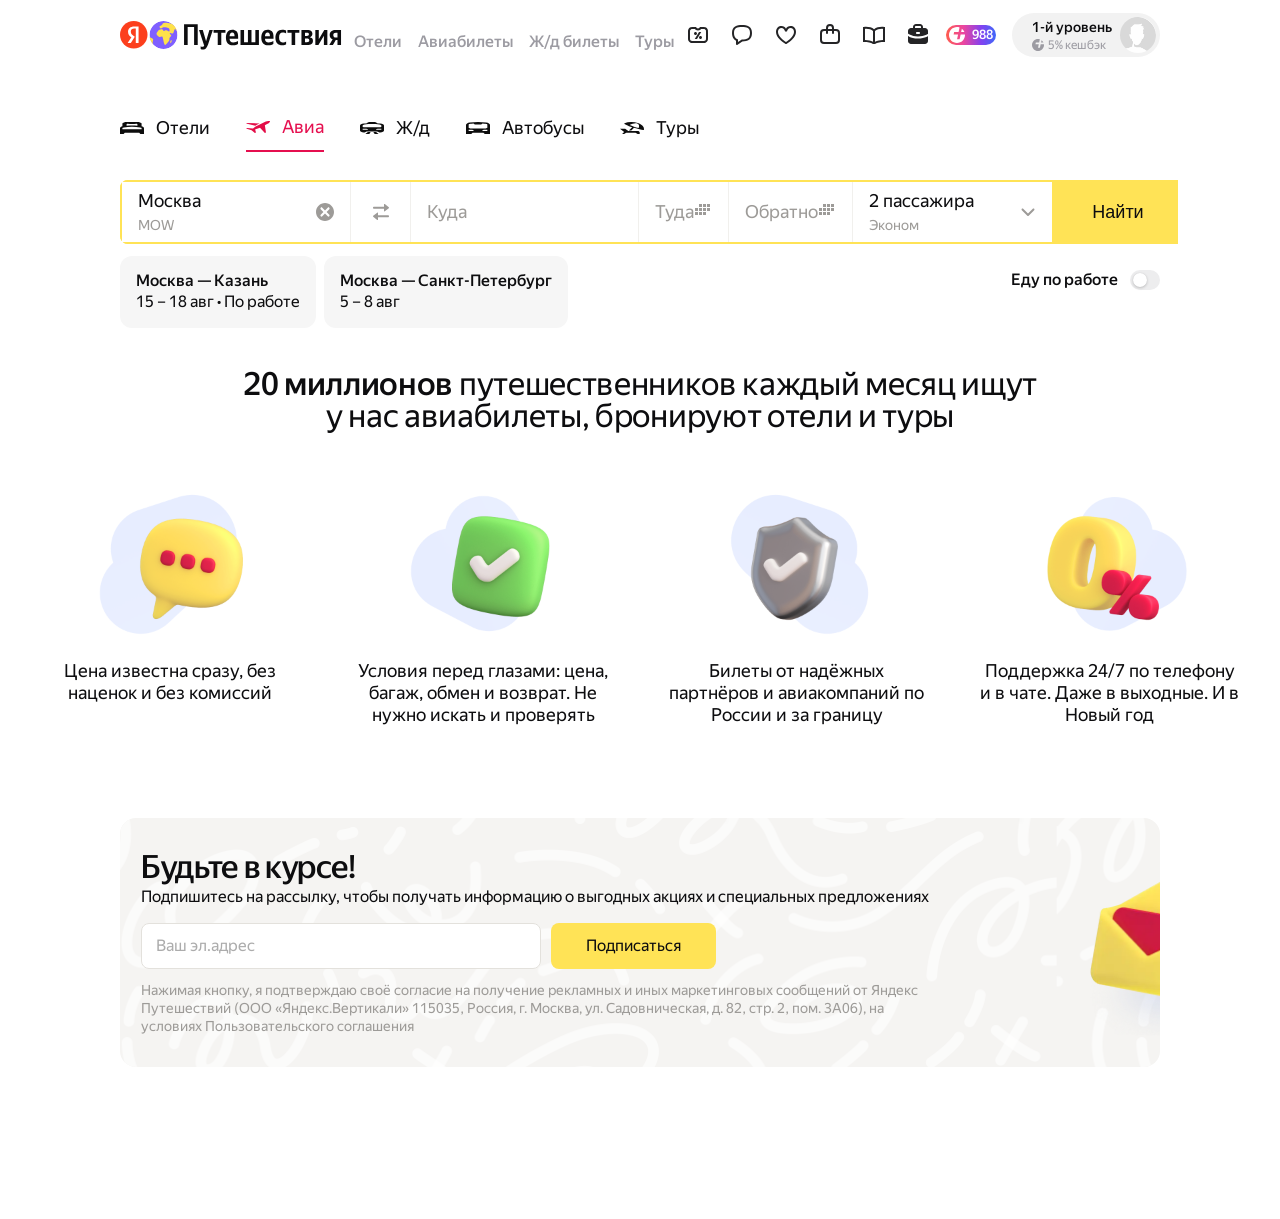
<file: form-2.html>
<!DOCTYPE html>
<html lang="ru">
<head>
  <meta charset="UTF-8">
  <meta http-equiv="Content-Type" content="text/html; charset=utf-8">
  <meta name="viewport" content="width=device-width, initial-scale=1, minimum-scale=0.7">
  <title>Авиабилеты — Яндекс Путешествия</title>
  <link rel="stylesheet" href="tokens.css">
  <link rel="stylesheet" href="components.css">
  <style>
    @font-face {
      font-family: 'YS Text';
      src: url('YSText-Regular.ttf') format('truetype');
      font-weight: 400; font-style: normal; font-display: swap;
    }
    @font-face {
      font-family: 'YS Text';
      src: url('YSText-Medium.ttf') format('truetype');
      font-weight: 500; font-style: normal; font-display: swap;
    }
    @font-face {
      font-family: 'YS Text';
      src: url('YSText-Bold.ttf') format('truetype');
      font-weight: 700; font-style: normal; font-display: swap;
    }
    @font-face {
      font-family: 'YS Display';
      src: url('YSDisplay-Regular.ttf') format('truetype');
      font-weight: 400; font-style: normal; font-display: swap;
    }
    @font-face {
      font-family: 'YS Display';
      src: url('YSDisplay-Medium.ttf') format('truetype');
      font-weight: 500; font-style: normal; font-display: swap;
    }

    * { margin: 0; padding: 0; box-sizing: border-box; }

    body {
      font-family: var(--font-family-text);
      background-color: var(--bg-fill-primary-color);
      color: var(--text-primary-color);
      -webkit-font-smoothing: antialiased;
      -moz-osx-font-smoothing: grayscale;
    }

    .page {
      width: 1440px;
      margin: 0 auto;
      background-color: var(--bg-fill-primary-color);
    }

    /* ===== HEADER BAR ===== */
    .header-bar {
      display: flex;
      align-items: center;
      justify-content: center;
      padding: var(--space-5) 120px;
      height: 70px;
      background-color: var(--bg-fill-primary-color);
    }

    .header-bar__content {
      display: flex;
      align-items: center;
      justify-content: space-between;
      flex: 1;
    }

    .header-bar__logo {
      display: flex;
      align-items: center;
      gap: 6px;
      text-decoration: none;
      flex-shrink: 0;
    }

    .header-bar__logo .logo-icons {
      display: flex;
      align-items: center;
    }

    .header-bar__logo .logo-yandex {
      width: 28px;
      height: 30px;
      position: relative;
    }

    .header-bar__logo .logo-yandex img {
      position: absolute;
      top: 50%;
      left: 50%;
      transform: translate(-50%, -50%);
      width: 28px;
      height: 30px;
    }

    .header-bar__logo .logo-sign {
      width: 29px;
      height: 30px;
      position: relative;
    }

    .header-bar__logo .logo-sign img {
      position: absolute;
      top: 50%;
      left: 50%;
      transform: translate(-50%, -50%);
      width: 29px;
      height: 30px;
    }

    .header-bar__logo .logo-text {
      height: 30px;
      display: flex;
      align-items: center;
    }

    .header-bar__logo .logo-text img {
      width: 159px;
      height: 30px;
    }

    .header-bar__nav {
      display: flex;
      align-items: flex-start;
      gap: var(--space-8);
      padding-top: 13px;
    }

    .header-bar__nav-link {
      font-family: var(--font-family-text);
      font-size: var(--font-title-t3-size);
      font-weight: var(--font-weight-medium);
      line-height: var(--font-title-t3-lineHeight);
      color: var(--text-secondary-color);
      text-decoration: none;
      white-space: nowrap;
      transition: color 0.2s ease;
    }

    .header-bar__nav-link:hover {
      color: var(--text-primary-color);
    }

    .header-bar__actions {
      display: flex;
      align-items: center;
      gap: var(--space-8);
      flex-shrink: 0;
    }

    .header-bar__icons {
      display: flex;
      align-items: center;
      gap: var(--space-10);
    }

    .header-bar__icon {
      width: 24px;
      height: 24px;
      flex-shrink: 0;
      cursor: pointer;
      opacity: 0.9;
      transition: opacity 0.2s ease;
    }

    .header-bar__icon:hover {
      opacity: 1;
    }

    .header-bar__plus-badge {
      display: flex;
      align-items: center;
      padding: 2px 3px;
      height: 20px;
      border-radius: 48px;
      background: linear-gradient(90deg, #ff5c4d 0%, #eb469f 35%, #8341ef 70%, #3f68f9 100%);
      flex-shrink: 0;
    }

    .header-bar__plus-badge-content {
      display: flex;
      align-items: center;
      gap: 7px;
    }

    .header-bar__plus-badge-glyph {
      width: 16px;
      height: 16px;
    }

    .header-bar__plus-badge-text {
      font-family: var(--font-family-text);
      font-size: 13px;
      font-weight: var(--font-weight-medium);
      line-height: 16px;
      color: var(--constant-white);
    }

    .header-bar__user {
      display: flex;
      align-items: center;
      background-color: var(--bg-button-secondary-color);
      border-radius: var(--border-radius-large-m);
      padding: var(--space-2) var(--space-2) var(--space-2) var(--space-4);
      cursor: pointer;
      flex-shrink: 0;
    }

    .header-bar__user-info {
      display: flex;
      flex-direction: column;
      gap: 2px;
      padding: 0 var(--space-4) 0 var(--space-6);
    }

    .header-bar__user-level {
      font-family: var(--font-family-text);
      font-size: var(--font-caption-c1-fat-size);
      font-weight: var(--font-weight-medium);
      line-height: var(--font-caption-c1-fat-lineHeight);
      color: var(--text-primary-color);
    }

    .header-bar__user-cashback {
      display: flex;
      align-items: center;
      gap: var(--space-2);
    }

    .header-bar__user-cashback-icon {
      width: 12px;
      height: 12px;
    }

    .header-bar__user-cashback-text {
      font-family: var(--font-family-text);
      font-size: var(--font-caption-c2-size);
      font-weight: var(--font-weight-regular);
      line-height: var(--font-caption-c2-lineHeight);
      color: var(--text-secondary-color);
    }

    .header-bar__user-avatar {
      width: 36px;
      height: 36px;
      border-radius: var(--border-radius-full);
      object-fit: cover;
    }

    /* ===== NAVIGATION TABS ===== */
    .nav-section {
      padding: 0 120px;
      margin-top: 30px;
    }

    .nav-section__inner {
      display: flex;
      flex-direction: column;
      gap: 28px;
    }

    .nav-tabs {
      display: flex;
      align-items: center;
      gap: 36px;
    }

    .nav-tab {
      display: flex;
      flex-direction: column;
      align-items: flex-start;
      cursor: pointer;
      text-decoration: none;
    }

    .nav-tab__inner {
      display: flex;
      align-items: center;
      gap: var(--space-6);
      height: 52px;
      padding: 12px 0 var(--space-4);
    }

    .nav-tab--active .nav-tab__inner {
      border-bottom: 2px solid #e50f4f;
    }

    .nav-tab__icon {
      width: 24px;
      height: 28px;
      flex-shrink: 0;
      display: flex;
      align-items: center;
      justify-content: center;
    }

    .nav-tab__icon img {
      width: 100%;
      height: 100%;
      object-fit: contain;
    }

    .nav-tab--active .nav-tab__icon img {
      filter: brightness(0) saturate(100%) invert(14%) sepia(95%) saturate(5709%) hue-rotate(338deg) brightness(91%) contrast(95%);
    }

    .nav-tab__label {
      font-family: var(--font-family-text);
      font-size: var(--font-body-b2-size);
      font-weight: var(--font-weight-regular);
      line-height: var(--font-body-b2-lineHeight);
      color: var(--text-primary-color);
      white-space: nowrap;
    }

    .nav-tab--active .nav-tab__label {
      color: #e50f4f;
    }

    /* ===== AVIA SEARCH FORM ===== */
    .search-area { display: flex; flex-direction: column; gap: var(--space-6); }
    .avia-form { display: flex; align-items: flex-end; background-color: #ffe356; border-radius: var(--border-radius-small-m); overflow: visible; width: 100%; position: relative; }
    .avia-form__fields { display: flex; align-items: stretch; flex: 1; border: 2px solid #ffe356; border-radius: var(--border-radius-small-m); overflow: visible; }
    .avia-form__field { display: flex; flex-direction: column; justify-content: center; background-color: var(--bg-fill-primary-color); padding: 6px 16px; height: 60px; cursor: pointer; position: relative; }
    .avia-form__field--from { width: 228px; }
    .avia-form__field--to { width: 228px; border-left: 1px solid #f1f0ed; }
    .avia-form__field--date { flex: 1; border-left: 1px solid #f1f0ed; }
    .avia-form__field--return { flex: 1; border-left: 1px solid #f1f0ed; }
    .avia-form__field--passengers { width: 200px; border-left: 1px solid #f1f0ed; }
    .avia-form__field-row { display: flex; align-items: center; justify-content: space-between; width: 100%; }
    .avia-form__field-content { display: flex; flex-direction: column; gap: 4px; flex: 1; min-width: 0; }
    .avia-form__field-label { font-size: 14px; line-height: 18px; color: #9d9b98; }
    .avia-form__field-value { font-size: 18px; line-height: 22px; color: var(--text-primary-color); white-space: nowrap; overflow: hidden; text-overflow: ellipsis; }
    .avia-form__field-sub { font-size: 14px; line-height: 18px; color: #9d9b98; }
    .avia-form__field-placeholder { font-size: 18px; line-height: 22px; color: #9d9b98; }
    .avia-form__field-icon { width: 18px; height: 18px; flex-shrink: 0; cursor: pointer; }
    .avia-form__field-clear { width: 18px; height: 18px; flex-shrink: 0; cursor: pointer; transition: opacity 0.15s; }
    .avia-form__field-clear:hover { opacity: 0.7; }
    .avia-form__field-filled { display: flex; align-items: center; justify-content: space-between; width: 100%; }
    .avia-form__field-texts { display: flex; flex-direction: column; gap: 4px; flex: 1; min-width: 0; }
    .avia-form__field-chevron { width: 16px; height: 16px; flex-shrink: 0; }
    .avia-form__city-input { border: none; outline: none; background: transparent; font-family: inherit; font-size: 18px; line-height: 22px; color: var(--text-primary-color); width: 100%; padding: 0; }
    .avia-form__city-input::placeholder { color: #9d9b98; }
    .avia-form__swap { display: flex; align-items: center; justify-content: center; width: 60px; background-color: var(--bg-fill-primary-color); padding: 0 16px; cursor: pointer; flex-shrink: 0; border-left: 1px solid #f1f0ed; }
    .avia-form__swap-icon { width: 16px; height: 16px; }
    .avia-form__submit { display: flex; align-items: center; justify-content: center; width: 124px; background-color: #ffe356; cursor: pointer; flex-shrink: 0; padding: 21px 26px 21px 30px; border: none; transition: opacity 0.2s, transform 0.1s; }
    .avia-form__submit:hover { opacity: 0.85; }
    .avia-form__submit:active { transform: scale(0.98); }
    .avia-form__submit-text { font-size: 18px; line-height: 22px; color: var(--text-primary-color); text-align: center; white-space: nowrap; }

    /* ===== CITY DROPDOWN ===== */
    .city-dropdown { position: absolute; top: 100%; left: 0; width: 450px; background: #fff; border-radius: 4px; box-shadow: 0 0 2px rgba(157,157,149,0.3), 0 4px 12px -4px rgba(157,157,149,0.35); z-index: 100; display: none; overflow: hidden; margin-top: 2px; }
    .city-dropdown.is-open { display: block; }
    .city-dropdown__toggle-row { display: flex; align-items: center; gap: 16px; padding: 9px 12px 9px 20px; border-bottom: 1px solid rgba(51,51,51,0.1); cursor: pointer; }
    .city-dropdown__toggle-icon { width: 16px; height: 16px; flex-shrink: 0; }
    .city-dropdown__toggle-text { flex: 1; display: flex; flex-direction: column; gap: 2px; }
    .city-dropdown__toggle-title { font-size: 16px; line-height: 20px; color: var(--text-primary-color); }
    .city-dropdown__toggle-sub { font-size: 14px; line-height: 18px; color: #9d9b98; }
    .city-dropdown__toggle-switch { width: 42px; height: 28px; border-radius: 14px; background: #ededee; position: relative; cursor: pointer; flex-shrink: 0; transition: background 0.2s; }
    .city-dropdown__toggle-switch.is-on { background: #ffe356; }
    .city-dropdown__toggle-knob { width: 24px; height: 24px; border-radius: 50%; background: #fff; position: absolute; top: 2px; left: 2px; transition: left 0.2s; box-shadow: 0 2px 4px rgba(0,0,0,0.15), 0 0 1px rgba(0,0,0,0.1); }
    .city-dropdown__toggle-switch.is-on .city-dropdown__toggle-knob { left: 16px; }
    .city-dropdown__section { padding: 8px 20px; background: #f5f4f2; border-top: 1px solid #e3e1dc; border-bottom: 1px solid #e3e1dc; font-size: 14px; line-height: 18px; color: var(--text-primary-color); }
    .city-dropdown__section--highlight { background: #fff8db; }
    .city-dropdown__section--highlight,
    .city-dropdown__item[data-history="1"] { display: none !important; }
    .city-dropdown__item { display: flex; align-items: center; gap: 16px; padding: 9px 20px; border-bottom: 1px solid rgba(51,51,51,0.1); cursor: pointer; transition: background 0.1s; }
    .city-dropdown__item:hover { background: #f5f5f5; }
    .city-dropdown__item-icon { width: 16px; height: 16px; flex-shrink: 0; opacity: 0.5; }
    .city-dropdown__item-text { flex: 1; display: flex; flex-direction: column; }
    .city-dropdown__item-name { font-size: 16px; line-height: 20px; color: #333; }
    .city-dropdown__item-detail { font-size: 14px; line-height: 18px; color: #9d9b98; }
    .city-dropdown__item--simple { display: flex; flex-direction: column; padding: 18px 20px; border-bottom: 1px solid rgba(51,51,51,0.1); cursor: pointer; transition: background 0.1s; }
    .city-dropdown__item--simple:hover { background: #f5f5f5; }

    /* ===== CALENDAR DROPDOWN ===== */
    .calendar-dropdown { position: absolute; top: 100%; left: 456px; width: 540px; height: 458px; background: #fff; border-radius: 4px; box-shadow: 0 0 2px rgba(157,157,149,0.3), 0 4px 12px -4px rgba(157,157,149,0.35); z-index: 100; display: none; overflow: hidden; margin-top: 2px; }
    .calendar-dropdown.is-open { display: flex; }
    .calendar__months { width: 128px; display: flex; flex-direction: column; padding-top: 8px; overflow-y: auto; flex-shrink: 0; }
    .calendar__month-btn { padding: 8px 16px; font-size: 14px; line-height: 18px; color: var(--text-primary-color); cursor: pointer; border: none; background: none; text-align: left; font-family: inherit; transition: background 0.1s; white-space: nowrap; }
    .calendar__month-btn:hover { background: #f5f5f5; }
    .calendar__month-btn.is-active { font-weight: 500; }
    .calendar__grid { flex: 1; overflow-y: auto; padding: 0 16px; }
    .calendar__weekdays { display: grid; grid-template-columns: repeat(7, 1fr); padding: 16px 0 8px; position: sticky; top: 0; background: #fff; z-index: 1; }
    .calendar__weekday { font-size: 14px; line-height: 18px; color: var(--text-primary-color); text-align: center; font-weight: 500; }
    .calendar__weekday--weekend { color: #e50f4f; }
    .calendar__month-title { font-size: 14px; line-height: 18px; color: var(--text-primary-color); padding: 12px 0 8px; }
    .calendar__days { display: grid; grid-template-columns: repeat(7, 1fr); }
    .calendar__day { display: flex; flex-direction: column; align-items: center; justify-content: flex-start; padding: 6px 0; height: 46px; cursor: pointer; border-radius: 4px; transition: background 0.1s; font-size: 14px; line-height: 18px; }
    .calendar__day:hover { background: #f5f5f5; }
    .calendar__day--empty { cursor: default; }
    .calendar__day--empty:hover { background: transparent; }
    .calendar__day--selected { background: #ffe356; }
    .calendar__day--selected:hover { background: #ffe356; }
    .calendar__day--range { background: #fff8db; }
    .calendar__day-num { font-size: 14px; line-height: 18px; }
    .calendar__day-price { font-size: 10px; line-height: 12px; color: #9d9b98; white-space: nowrap; }

    /* ===== PASSENGERS DROPDOWN ===== */
    .passengers-dropdown { position: absolute; top: 100%; right: 124px; width: 320px; background: #fff; border-radius: 4px; box-shadow: 0 0 2px rgba(157,157,149,0.3), 0 4px 12px -4px rgba(157,157,149,0.35); z-index: 100; display: none; padding: 20px; margin-top: 2px; }
    .passengers-dropdown.is-open { display: flex; flex-direction: column; gap: 20px; }
    .pax-row { display: flex; align-items: center; justify-content: space-between; }
    .pax-label { display: flex; flex-direction: column; gap: 6px; }
    .pax-label__title { font-size: 16px; line-height: 20px; color: #0d0d0d; }
    .pax-label__sub { font-size: 14px; line-height: 18px; color: #9d9b98; }
    .pax-spinner { display: flex; align-items: center; gap: 0; width: 138px; height: 44px; position: relative; justify-content: space-between; }
    .pax-spinner__btn { width: 44px; height: 44px; border-radius: 50px; background: #f1f0ed; border: none; cursor: pointer; display: flex; align-items: center; justify-content: center; font-size: 18px; line-height: 1; color: #0d0d0d; transition: background 0.15s; flex-shrink: 0; }
    .pax-spinner__btn:hover { background: #e3e1dc; }
    .pax-spinner__btn:disabled { cursor: default; background: #f1f0ed; }
    .pax-spinner__btn:disabled .pax-spinner__minus-line { background: #9d9b98; }
    .pax-spinner__val { font-size: 18px; font-weight: 700; line-height: 22px; color: #0d0d0d; text-align: center; width: 26px; flex-shrink: 0; }
    .pax-spinner__minus-line { width: 8px; height: 2px; background: #0d0d0d; border-radius: 2px; }
    .pax-spinner__plus { position: relative; width: 16px; height: 16px; }
    .pax-spinner__plus::before, .pax-spinner__plus::after { content: ''; position: absolute; background: #0d0d0d; border-radius: 2px; }
    .pax-spinner__plus::before { width: 2px; height: 10px; top: 3px; left: 7px; }
    .pax-spinner__plus::after { width: 10px; height: 2px; top: 7px; left: 3px; }
    .pax-radio { display: flex; height: 44px; background: #f1f0ed; border-radius: 8px; padding: 1px; }
    .pax-radio__btn { flex: 1; height: 42px; border: none; background: transparent; border-radius: 7px; font-family: inherit; font-size: 16px; line-height: 20px; color: #0d0d0d; cursor: pointer; transition: background 0.15s, box-shadow 0.15s; }
    .pax-radio__btn.is-active { background: #fff; box-shadow: 0 0 2px rgba(157,157,149,0.3), 0 4px 12px rgba(157,157,149,0.35); }

    /* ===== B2B INLINE TOGGLE ===== */
    .search-area__bottom { display: flex; align-items: flex-start; justify-content: space-between; width: 100%; gap: 0; }
    .b2b-toggle { display: flex; align-items: center; gap: 12px; padding: 14px 0; cursor: pointer; flex-shrink: 0; user-select: none; }
    .b2b-toggle__label { font-family: var(--font-family-text); font-size: 16px; font-weight: 500; line-height: 18px; color: var(--text-primary-color); white-space: nowrap; }
    .b2b-toggle__switch { width: 30px; height: 20px; border-radius: 40px; background: #ededee; position: relative; cursor: pointer; flex-shrink: 0; transition: background 0.2s; }
    .b2b-toggle__switch.is-on { background: #ffe356; }
    .b2b-toggle__knob { width: 14px; height: 14px; border-radius: 50%; background: #fff; position: absolute; top: 3px; left: 3px; transition: left 0.2s; box-shadow: 0 1px 3px rgba(0,0,0,0.2), 0 0 1px rgba(0,0,0,0.1); }
    .b2b-toggle__switch.is-on .b2b-toggle__knob { left: 13px; }

    /* ===== PROMO CARDS ===== */
    .promo-cards {
      display: flex;
      gap: var(--space-4);
    }

    .promo-card {
      display: flex;
      align-items: center;
      justify-content: center;
      padding: var(--space-8);
      border-radius: var(--border-radius-small-xl);
      background-color: #f6f6f6;
      cursor: pointer;
      transition: box-shadow 0.2s ease;
    }

    .promo-card:hover {
      background-color: #ebebeb;
    }

    .promo-card__content {
      display: flex;
      flex-direction: column;
      gap: 2px;
    }

    .promo-card__route {
      font-family: var(--font-family-text);
      font-size: var(--font-body-b3-size);
      font-weight: var(--font-weight-medium);
      line-height: 18px;
      color: var(--text-primary-color);
      white-space: nowrap;
    }

    .promo-card__dates {
      font-family: var(--font-family-text);
      font-size: var(--font-body-b3-size);
      font-weight: var(--font-weight-regular);
      line-height: var(--font-body-b3-lineHeight);
      color: var(--text-primary-color);
    }

    /* ===== INFO SECTION ===== */
    .info-section {
      padding: 0 120px;
      margin-top: 40px;
    }

    .info-section__inner {
      display: flex;
      flex-direction: column;
      gap: 40px;
      align-items: center;
    }

    .info-section__label {
      width: 800px;
      text-align: center;
      font-family: var(--font-family-text);
      font-size: var(--font-headline-h1-size);
      font-weight: var(--font-weight-regular);
      line-height: var(--font-headline-h1-lineHeight);
      color: var(--text-primary-color);
      letter-spacing: -0.32px;
    }

    .info-section__label strong {
      font-weight: var(--font-weight-medium);
    }

    .info-cards {
      display: flex;
      justify-content: space-between;
      width: 1200px;
    }

    .info-card {
      display: flex;
      flex-direction: column;
      align-items: center;
      gap: var(--space-4);
    }

    .info-card__illustration {
      width: 220px;
      height: 180px;
      overflow: hidden;
      display: flex;
      align-items: center;
      justify-content: center;
    }

    .info-card__illustration img {
      width: 158px;
      height: 158px;
      object-fit: contain;
    }

    .info-card__text {
      width: 260px;
      text-align: center;
      font-family: var(--font-family-text);
      font-size: var(--font-body-b2-size);
      font-weight: var(--font-weight-regular);
      line-height: var(--font-body-b2-lineHeight);
      color: var(--text-primary-color);
    }

    /* ===== NEWSLETTER BANNER ===== */
    .newsletter {
      padding: 0 120px;
      margin-top: 92px;
      padding-bottom: 152px;
    }

    .newsletter__card {
      display: flex;
      align-items: center;
      gap: 78px;
      padding: 12px 21px;
      border-radius: var(--border-radius-medium-s);
      position: relative;
      overflow: hidden;
      background-color: #f5f4f2;
    }

    .newsletter__bg {
      position: absolute;
      inset: 0;
      border-radius: var(--border-radius-medium-s);
      overflow: hidden;
    }

    .newsletter__bg img {
      width: 100%;
      height: 100%;
      object-fit: cover;
    }

    .newsletter__content {
      display: flex;
      flex-direction: column;
      gap: var(--space-6);
      position: relative;
      z-index: 1;
    }

    .newsletter__text-block {
      display: flex;
      flex-direction: column;
      gap: var(--space-8);
    }

    .newsletter__text-group {
      display: flex;
      flex-direction: column;
      gap: var(--space-2);
    }

    .newsletter__title {
      font-family: var(--font-family-display);
      font-size: var(--font-headline-h1-size);
      font-weight: var(--font-weight-medium);
      line-height: var(--font-headline-h1-lineHeight);
      color: var(--text-primary-color);
      letter-spacing: -0.32px;
      width: 800px;
    }

    .newsletter__description {
      font-family: var(--font-family-text);
      font-size: var(--font-body-b3-size);
      font-weight: var(--font-weight-regular);
      line-height: var(--font-body-b3-lineHeight);
      color: var(--text-primary-color);
      width: 800px;
    }

    .newsletter__form {
      display: flex;
      gap: var(--space-5);
    }

    .newsletter__input {
      display: flex;
      align-items: center;
      padding: var(--space-6) var(--space-7);
      width: 400px;
      border: 1px solid #e3e1dc;
      border-radius: var(--border-radius-small-m);
      background-color: var(--bg-fill-primary-color);
      font-family: var(--font-family-text);
      font-size: var(--font-body-b3-size);
      font-weight: var(--font-weight-regular);
      line-height: var(--font-body-b3-lineHeight);
      color: var(--text-primary-color);
      outline: none;
    }

    .newsletter__input::placeholder {
      color: #acacac;
    }

    .newsletter__input:focus {
      border-color: var(--text-primary-color);
    }

    .newsletter__button {
      display: flex;
      align-items: center;
      justify-content: center;
      padding: var(--space-6) 35px;
      background-color: #ffe356;
      border-radius: var(--border-radius-small-m);
      border: none;
      cursor: pointer;
      font-family: var(--font-family-text);
      font-size: var(--font-body-b3-size);
      font-weight: var(--font-weight-regular);
      line-height: var(--font-body-b3-lineHeight);
      color: var(--text-primary-color);
      white-space: nowrap;
      transition: background-color 0.2s ease, transform 0.1s ease;
    }

    .newsletter__button:hover {
      opacity: 0.85;
    }

    .newsletter__button:active {
      transform: scale(0.98);
    }

    .newsletter__legal {
      font-family: var(--font-family-text);
      font-size: var(--font-caption-c1-size);
      font-weight: var(--font-weight-regular);
      line-height: var(--font-caption-c1-lineHeight);
      color: #9d9b98;
      width: 800px;
    }

    .newsletter__image {
      width: 280px;
      height: 225px;
      flex-shrink: 0;
      position: relative;
      z-index: 1;
    }

    .newsletter__image img {
      width: 100%;
      height: 100%;
      object-fit: contain;
    }

    /* ===== RESPONSIVE ===== */
    @media (max-width: 1440px) {
      .page { width: 100%; }
    }
  </style>
<!-- Yandex.Metrika counter -->
<script type="text/javascript">
    (function(m,e,t,r,i,k,a){
        m[i]=m[i]||function(){(m[i].a=m[i].a||[]).push(arguments)};
        m[i].l=1*new Date();
        for (var j = 0; j < document.scripts.length; j++) {if (document.scripts[j].src === r) { return; }}
        k=e.createElement(t),a=e.getElementsByTagName(t)[0],k.async=1,k.src=r,a.parentNode.insertBefore(k,a)
    })(window, document,'script','https://mc.yandex.ru/metrika/tag.js?id=107736508', 'ym');

    ym(107736508, 'init', {ssr:true, webvisor:true, clickmap:true, ecommerce:"dataLayer", referrer: document.referrer, url: location.href, accurateTrackBounce:true, trackLinks:true});
</script>
<noscript><div><img src="https://mc.yandex.ru/watch/107736508" style="position:absolute; left:-9999px;" alt="" /></div></noscript>
<!-- /Yandex.Metrika counter -->
</head>
<body>
  <div class="page">

    <!-- HEADER BAR -->
    <div class="header-bar">
      <div class="header-bar__content">
        <a href="form-2.html" class="header-bar__logo">
          <div class="logo-icons">
            <div class="logo-yandex">
              <img src="logo-yandex.svg" width="28" height="30" alt="Яндекс">
            </div>
            <div class="logo-sign">
              <img src="logo-sign.svg" width="29" height="30" alt="">
            </div>
          </div>
          <div class="logo-text">
            <img src="logo-text.svg" width="159" height="30" alt="Путешествия">
          </div>
        </a>

        <nav class="header-bar__nav">
          <a href="#" class="header-bar__nav-link">Отели</a>
          <a href="form-2.html" class="header-bar__nav-link">Авиабилеты</a>
          <a href="#" class="header-bar__nav-link">Ж/д билеты</a>
          <a href="#" class="header-bar__nav-link">Туры</a>
        </nav>

        <div class="header-bar__actions">
          <div class="header-bar__icons">
            <img src="Discount.svg" alt="" class="header-bar__icon">
            <img src="MessageOutline.svg" alt="" class="header-bar__icon">
            <img src="HeartOutline.svg" alt="" class="header-bar__icon">
            <img src="Orders.svg" alt="" class="header-bar__icon">
            <img src="Book.svg" alt="" class="header-bar__icon">
            <img src="BriefCaseB2BFilled.svg" alt="" class="header-bar__icon">
          </div>

          <div class="header-bar__plus-badge">
            <div class="header-bar__plus-badge-content">
              <img src="plus-badge-glyph.svg" alt="" class="header-bar__plus-badge-glyph">
              <span class="header-bar__plus-badge-text">988</span>
            </div>
          </div>

          <div class="header-bar__user">
            <div class="header-bar__user-info">
              <span class="header-bar__user-level">1-й уровень</span>
              <div class="header-bar__user-cashback">
                <img src="cashback-icon.svg" alt="" class="header-bar__user-cashback-icon">
                <span class="header-bar__user-cashback-text">5% кешбэк</span>
              </div>
            </div>
            <img src="user-avatar.png" alt="" class="header-bar__user-avatar">
          </div>
        </div>
      </div>
    </div>

    <!-- NAVIGATION + SEARCH -->
    <div class="nav-section">
      <div class="nav-section__inner">

        <!-- Navigation Tabs -->
        <nav class="nav-tabs">
          <a href="#" class="nav-tab">
            <div class="nav-tab__inner">
              <div class="nav-tab__icon">
                <img src="nav-hotel.svg" alt="">
              </div>
              <span class="nav-tab__label">Отели</span>
            </div>
          </a>
          <a href="#" class="nav-tab nav-tab--active">
            <div class="nav-tab__inner">
              <div class="nav-tab__icon">
                <img src="nav-plane.svg" alt="">
              </div>
              <span class="nav-tab__label">Авиа</span>
            </div>
          </a>
          <a href="#" class="nav-tab">
            <div class="nav-tab__inner">
              <div class="nav-tab__icon">
                <img src="nav-rail.svg" alt="">
              </div>
              <span class="nav-tab__label">Ж/д</span>
            </div>
          </a>
          <a href="#" class="nav-tab">
            <div class="nav-tab__inner">
              <div class="nav-tab__icon">
                <img src="nav-bus.svg" alt="">
              </div>
              <span class="nav-tab__label">Автобусы</span>
            </div>
          </a>
          <a href="#" class="nav-tab">
            <div class="nav-tab__inner">
              <div class="nav-tab__icon">
                <img src="nav-tours.svg" alt="">
              </div>
              <span class="nav-tab__label">Туры</span>
            </div>
          </a>
        </nav>

        <!-- Search Form + Promo -->
        <div class="search-area">

          <!-- Avia Search Form -->
          <div class="avia-form" id="aviaForm">
            <div class="avia-form__fields">
              <!-- Откуда -->
              <div class="avia-form__field avia-form__field--from" id="fieldFrom" data-field="from">
                <div class="avia-form__field-filled" id="fromFilled">
                  <div class="avia-form__field-texts">
                    <span class="avia-form__field-value" id="fromValue">Москва</span>
                    <span class="avia-form__field-sub" id="fromCode">MOW</span>
                  </div>
                  <img src="clear-field.svg" alt="" class="avia-form__field-clear" data-clear="from">
                </div>
                <div id="fromEmpty" style="display:none">
                  <input type="text" class="avia-form__city-input" id="fromInput" placeholder="Откуда" autocomplete="off">
                </div>
              </div>

              <!-- Swap -->
              <div class="avia-form__swap" id="swapBtn">
                <img src="icon-swap.svg" alt="" class="avia-form__swap-icon">
              </div>

              <!-- Куда -->
              <div class="avia-form__field avia-form__field--to" id="fieldTo" data-field="to">
                <div class="avia-form__field-filled" id="toFilled" style="display:none">
                  <div class="avia-form__field-texts">
                    <span class="avia-form__field-value" id="toValue">Сочи</span>
                    <span class="avia-form__field-sub" id="toCode">AER</span>
                  </div>
                  <img src="clear-field.svg" alt="" class="avia-form__field-clear" data-clear="to">
                </div>
                <div id="toEmpty">
                  <input type="text" class="avia-form__city-input" id="toInput" placeholder="Куда" autocomplete="off">
                </div>
              </div>

              <!-- Туда -->
              <div class="avia-form__field avia-form__field--date" id="fieldDate" data-field="date">
                <div class="avia-form__field-filled" id="dateFilled" style="display:none">
                  <div class="avia-form__field-texts">
                    <span class="avia-form__field-label">Туда</span>
                    <span class="avia-form__field-value" id="dateValue">15 августа</span>
                  </div>
                  <img src="clear-field.svg" alt="" class="avia-form__field-clear" data-clear="date">
                </div>
                <div class="avia-form__field-row" id="dateEmpty">
                  <span class="avia-form__field-placeholder">Туда</span>
                  <img src="icon-calendar.svg" alt="" class="avia-form__field-icon">
                </div>
              </div>

              <!-- Обратно -->
              <div class="avia-form__field avia-form__field--return" id="fieldReturn" data-field="return">
                <div class="avia-form__field-filled" id="returnFilled" style="display:none">
                  <div class="avia-form__field-texts">
                    <span class="avia-form__field-label">Обратно</span>
                    <span class="avia-form__field-value" id="returnValue">15 августа</span>
                  </div>
                  <img src="clear-field.svg" alt="" class="avia-form__field-clear" data-clear="return">
                </div>
                <div class="avia-form__field-row" id="returnEmpty">
                  <span class="avia-form__field-placeholder">Обратно</span>
                  <img src="icon-calendar.svg" alt="" class="avia-form__field-icon">
                </div>
              </div>

              <!-- Пассажиры -->
              <div class="avia-form__field avia-form__field--passengers">
                <div class="avia-form__field-row">
                  <div class="avia-form__field-content">
                    <span class="avia-form__field-value">2 пассажира</span>
                    <span class="avia-form__field-sub">Эконом</span>
                  </div>
                  <img src="icon-chevron-down.svg" alt="" class="avia-form__field-chevron">
                </div>
              </div>
            </div>

            <!-- Найти -->
            <button class="avia-form__submit" id="submitBtn">
              <span class="avia-form__submit-text">Найти</span>
            </button>

            <!-- City Dropdown -->
            <div class="city-dropdown" id="cityDropdown">
            <div class="city-dropdown__section city-dropdown__section--highlight">Вы искали</div>
            <div class="city-dropdown__item" data-city="Казань" data-code="KZN" data-history="1" data-date="15 августа" data-return="18 августа" data-pax="2">
              <img src="Watch.svg" alt="" class="city-dropdown__item-icon">
              <div class="city-dropdown__item-text">
                <span class="city-dropdown__item-name">Казань</span>
                <span class="city-dropdown__item-detail">15 - 18 авг  •  2 гостя</span>
              </div>
            </div>
            <div class="city-dropdown__item" data-city="Санкт-Петербург" data-code="LED" data-history="1" data-date="5 августа" data-return="8 августа" data-pax="2">
              <img src="Watch.svg" alt="" class="city-dropdown__item-icon">
              <div class="city-dropdown__item-text">
                <span class="city-dropdown__item-name">Санкт-Петербург</span>
                <span class="city-dropdown__item-detail">5 - 8 авг  •  2 гостя</span>
              </div>
            </div>
            <div class="city-dropdown__section">Регион</div>
            <div class="city-dropdown__item--simple" data-city="Москва" data-code="MOW">
              <span class="city-dropdown__item-name">Москва</span>
            </div>
            <div class="city-dropdown__item--simple" data-city="Сочи" data-code="AER">
              <span class="city-dropdown__item-name">Сочи</span>
              <span class="city-dropdown__item-detail">Краснодарский край</span>
            </div>
            <div class="city-dropdown__item--simple" data-city="Ростов-на-Дону" data-code="ROV">
              <span class="city-dropdown__item-name">Ростов-на-Дону</span>
              <span class="city-dropdown__item-detail">Ростовская область</span>
            </div>
          </div>

          <!-- Calendar Dropdown -->
          <div class="calendar-dropdown" id="calendarDropdown">
            <div class="calendar__months" id="calMonths"></div>
            <div class="calendar__grid" id="calGrid"></div>
          </div>

          <!-- Passengers Dropdown -->
          <div class="passengers-dropdown" id="passengersDropdown">
            <div class="pax-row">
              <div class="pax-label">
                <span class="pax-label__title">Взрослые</span>
                <span class="pax-label__sub">от 18 лет</span>
              </div>
              <div class="pax-spinner" data-pax="adults">
                <button class="pax-spinner__btn pax-spinner__btn--minus" data-dir="-1"><span class="pax-spinner__minus-line"></span></button>
                <span class="pax-spinner__val">2</span>
                <button class="pax-spinner__btn pax-spinner__btn--plus" data-dir="1"><span class="pax-spinner__plus"></span></button>
              </div>
            </div>
            <div class="pax-row">
              <div class="pax-label">
                <span class="pax-label__title">Дети</span>
                <span class="pax-label__sub">от 2 до 12 лет</span>
              </div>
              <div class="pax-spinner" data-pax="children">
                <button class="pax-spinner__btn pax-spinner__btn--minus" data-dir="-1" disabled><span class="pax-spinner__minus-line"></span></button>
                <span class="pax-spinner__val">0</span>
                <button class="pax-spinner__btn pax-spinner__btn--plus" data-dir="1"><span class="pax-spinner__plus"></span></button>
              </div>
            </div>
            <div class="pax-row">
              <div class="pax-label">
                <span class="pax-label__title">Младенцы</span>
                <span class="pax-label__sub">до 2 лет (без места)</span>
              </div>
              <div class="pax-spinner" data-pax="infants">
                <button class="pax-spinner__btn pax-spinner__btn--minus" data-dir="-1" disabled><span class="pax-spinner__minus-line"></span></button>
                <span class="pax-spinner__val">0</span>
                <button class="pax-spinner__btn pax-spinner__btn--plus" data-dir="1"><span class="pax-spinner__plus"></span></button>
              </div>
            </div>
            <div class="pax-radio">
              <button class="pax-radio__btn is-active" data-class="economy">Эконом</button>
              <button class="pax-radio__btn" data-class="business">Бизнес</button>
            </div>
          </div>

          </div>

          <!-- Bottom row: Promo Cards + B2B Toggle -->
          <div class="search-area__bottom">
            <!-- Promo Cards -->
            <div class="promo-cards">
              <div class="promo-card" data-from="Москва" data-from-code="MOW" data-to="Казань" data-to-code="KZN" data-dates="15 – 18 авг" data-work="1">
                <div class="promo-card__content">
                  <span class="promo-card__route">Москва — Казань</span>
                  <span class="promo-card__dates">15 – 18 авг • По работе</span>
                </div>
              </div>
              <div class="promo-card" data-from="Москва" data-from-code="MOW" data-to="Санкт-Петербург" data-to-code="LED" data-dates="5 – 8 авг">
                <div class="promo-card__content">
                  <span class="promo-card__route">Москва — Санкт-Петербург</span>
                  <span class="promo-card__dates">5 – 8 авг</span>
                </div>
              </div>
            </div>

            <!-- B2B inline toggle -->
            <div class="b2b-toggle" id="b2bInlineToggle">
              <span class="b2b-toggle__label">Еду по работе</span>
              <div class="b2b-toggle__switch" id="b2bToggle">
                <div class="b2b-toggle__knob"></div>
              </div>
            </div>
          </div>

        </div>
      </div>
    </div>

    <!-- INFO SECTION -->
    <div class="info-section">
      <div class="info-section__inner">
        <div class="info-section__label">
          <strong>20 миллионов</strong> путешественников каждый месяц ищут у нас авиабилеты, бронируют отели и туры
        </div>

        <div class="info-cards">
          <div class="info-card">
            <div class="info-card__illustration">
              <img src="ill-zeroprice.png" alt="">
            </div>
            <div class="info-card__text">Цена известна сразу, без наценок и без комиссий</div>
          </div>
          <div class="info-card">
            <div class="info-card__illustration">
              <img src="ill-success.png" alt="">
            </div>
            <div class="info-card__text">Условия перед глазами: цена, багаж, обмен и возврат. Не нужно искать и проверять</div>
          </div>
          <div class="info-card">
            <div class="info-card__illustration">
              <img src="ill-protect.png" alt="">
            </div>
            <div class="info-card__text">Билеты от надёжных партнёров и авиакомпаний по России и за границу</div>
          </div>
          <div class="info-card">
            <div class="info-card__illustration">
              <img src="ill-chat.png" alt="">
            </div>
            <div class="info-card__text">Поддержка 24/7 по телефону и в чате. Даже в выходные. И в Новый год</div>
          </div>
        </div>
      </div>
    </div>

    <!-- NEWSLETTER BANNER -->
    <div class="newsletter">
      <div class="newsletter__card">
        <div class="newsletter__bg">
          <img src="banner-bg.png" alt="">
        </div>
        <div class="newsletter__content">
          <div class="newsletter__text-block">
            <div class="newsletter__text-group">
              <div class="newsletter__title">Будьте в курсе!</div>
              <div class="newsletter__description">Подпишитесь на рассылку, чтобы получать информацию о выгодных акциях и специальных предложениях</div>
            </div>
            <div class="newsletter__form">
              <input type="email" class="newsletter__input" placeholder="Ваш эл.адрес">
              <button class="newsletter__button">Подписаться</button>
            </div>
          </div>
          <div class="newsletter__legal">Нажимая кнопку, я подтверждаю своё согласие на получение рекламных и иных маркетинговых сообщений от Яндекс Путешествий (ООО «Яндекс.Вертикали» 115035, Россия, г. Москва, ул. Садовническая, д. 82, стр. 2, пом. 3А06), на условиях Пользовательского соглашения</div>
        </div>
        <div class="newsletter__image">
          <img src="banner-envelope.png" alt="">
        </div>
      </div>
    </div>

  </div>

<script>
(function() {
  const state = { activeField: null, calendarMode: null };

  const MONTHS_RU = ['Январь','Февраль','Март','Апрель','Май','Июнь','Июль','Август','Сентябрь','Октябрь','Ноябрь','Декабрь'];
  const MONTHS_RU_GEN = ['января','февраля','марта','апреля','мая','июня','июля','августа','сентября','октября','ноября','декабря'];
  const WEEKDAYS = ['пн','вт','ср','чт','пт','сб','вс'];

  const cityDD = document.getElementById('cityDropdown');
  const calDD = document.getElementById('calendarDropdown');
  const paxDD = document.getElementById('passengersDropdown');

  var currentFromCode = 'MOW';
  var currentToCode = '';

  function updateWorkLabel() {
    var on = document.getElementById('b2bToggle').classList.contains('is-on');
    document.getElementById('fromCode').textContent = currentFromCode + (on && currentFromCode ? '  • По работе' : '');
    document.getElementById('toCode').textContent = currentToCode + (on && currentToCode ? '  • По работе' : '');
  }

  function closeAll() {
    cityDD.classList.remove('is-open');
    calDD.classList.remove('is-open');
    paxDD.classList.remove('is-open');
    state.activeField = null;
    state.calendarMode = null;
  }

  function fillCity(field, city, code) {
    if (field === 'from') currentFromCode = code || '';
    if (field === 'to') currentToCode = code || '';
    document.getElementById(field + 'Value').textContent = city;
    document.getElementById(field + 'Filled').style.display = '';
    document.getElementById(field + 'Empty').style.display = 'none';
    updateWorkLabel();
  }

  function clearCity(field) {
    if (field === 'from') currentFromCode = '';
    if (field === 'to') currentToCode = '';
    document.getElementById(field + 'Filled').style.display = 'none';
    document.getElementById(field + 'Empty').style.display = '';
    document.getElementById(field + 'Input').value = '';
    updateWorkLabel();
  }

  function fillDate(field, day, monthIdx, rawText) {
    document.getElementById(field + 'Value').textContent = rawText || (day + ' ' + MONTHS_RU_GEN[monthIdx]);
    document.getElementById(field + 'Filled').style.display = '';
    document.getElementById(field + 'Empty').style.display = 'none';
  }

  function clearDate(field) {
    document.getElementById(field + 'Filled').style.display = 'none';
    document.getElementById(field + 'Empty').style.display = '';
    if (field === 'date') selectedStart = null;
    if (field === 'return') selectedEnd = null;
  }

  function openCityDropdown(field) {
    closeAll();
    state.activeField = field;
    const fieldEl = document.getElementById('field' + field.charAt(0).toUpperCase() + field.slice(1));
    const formRect = document.getElementById('aviaForm').getBoundingClientRect();
    const fieldRect = fieldEl.getBoundingClientRect();
    cityDD.style.left = (fieldRect.left - formRect.left) + 'px';
    cityDD.classList.add('is-open');
    const inp = document.getElementById(field + 'Input');
    if (inp && inp.offsetParent) inp.focus();
  }

  function openCalendar(mode) {
    closeAll();
    state.calendarMode = mode;
    const formRect = document.getElementById('aviaForm').getBoundingClientRect();
    const dateEl = document.getElementById('fieldDate');
    const dateRect = dateEl.getBoundingClientRect();
    calDD.style.left = (dateRect.left - formRect.left) + 'px';
    calDD.classList.add('is-open');
    buildCalendar();
  }

  // City field clicks
  ['from', 'to'].forEach(function(f) {
    var el = document.getElementById('field' + f.charAt(0).toUpperCase() + f.slice(1));
    el.addEventListener('click', function(e) {
      if (e.target.dataset.clear) return;
      openCityDropdown(f);
    });
  });

  // Date field clicks
  ['date', 'return'].forEach(function(f) {
    var id = f === 'date' ? 'fieldDate' : 'fieldReturn';
    document.getElementById(id).addEventListener('click', function(e) {
      if (e.target.dataset.clear) return;
      openCalendar(f);
    });
  });

  // Clear buttons
  document.querySelectorAll('[data-clear]').forEach(function(btn) {
    btn.addEventListener('click', function(e) {
      e.stopPropagation();
      var f = this.dataset.clear;
      if (f === 'from' || f === 'to') clearCity(f);
      else clearDate(f);
    });
  });

  // City dropdown item clicks
  cityDD.addEventListener('click', function(e) {
    e.stopPropagation();
    var item = e.target.closest('[data-city]');
    if (!item) return;
    var field = state.activeField;
    if (!field) return;
    fillCity(field, item.dataset.city, item.dataset.code);

    if (item.dataset.history) {
      if (item.dataset.date) fillDate('date', 0, 0, item.dataset.date);
      if (item.dataset.return) fillDate('return', 0, 0, item.dataset.return);
      closeAll();
    } else if (field === 'to') {
      openCalendar('date');
    } else {
      closeAll();
    }
  });

  // Swap button
  document.getElementById('swapBtn').addEventListener('click', function() {
    var fv = document.getElementById('fromValue').textContent;
    var tv = document.getElementById('toValue').textContent;
    var fFilled = document.getElementById('fromFilled').style.display !== 'none';
    var tFilled = document.getElementById('toFilled').style.display !== 'none';
    if (fFilled && tFilled) {
      fillCity('from', tv, currentToCode);
      fillCity('to', fv, currentFromCode);
    }
  });

  // B2B inline toggle
  document.getElementById('b2bInlineToggle').addEventListener('click', function() {
    document.getElementById('b2bToggle').classList.toggle('is-on');
    updateWorkLabel();
  });

  // Passengers field click
  document.querySelector('.avia-form__field--passengers').addEventListener('click', function(e) {
    if (paxDD.classList.contains('is-open')) { closeAll(); return; }
    closeAll();
    paxDD.classList.add('is-open');
  });

  // Passengers spinners
  var paxCounts = { adults: 2, children: 0, infants: 0 };
  var paxClass = 'economy';

  function updatePaxDisplay() {
    var total = paxCounts.adults + paxCounts.children;
    var label = '';
    if (total === 1) label = '1 пассажир';
    else if (total >= 2 && total <= 4) label = total + ' пассажира';
    else label = total + ' пассажиров';
    if (paxCounts.infants > 0) label += ' + ' + paxCounts.infants + ' мл.';
    document.querySelector('.avia-form__field--passengers .avia-form__field-value').textContent = label;
    document.querySelector('.avia-form__field--passengers .avia-form__field-sub').textContent = paxClass === 'economy' ? 'Эконом' : 'Бизнес';
  }

  function updateSpinnerStates() {
    paxDD.querySelectorAll('.pax-spinner').forEach(function(sp) {
      var key = sp.dataset.pax;
      var val = paxCounts[key];
      var min = key === 'adults' ? 1 : 0;
      sp.querySelector('.pax-spinner__btn--minus').disabled = val <= min;
      sp.querySelector('.pax-spinner__val').textContent = val;
    });
  }

  paxDD.addEventListener('click', function(e) {
    e.stopPropagation();
    var btn = e.target.closest('.pax-spinner__btn');
    if (btn) {
      var spinner = btn.closest('.pax-spinner');
      var key = spinner.dataset.pax;
      var dir = parseInt(btn.dataset.dir);
      var min = key === 'adults' ? 1 : 0;
      paxCounts[key] = Math.max(min, Math.min(9, paxCounts[key] + dir));
      updateSpinnerStates();
      updatePaxDisplay();
      return;
    }
    var radioBtn = e.target.closest('.pax-radio__btn');
    if (radioBtn) {
      paxDD.querySelectorAll('.pax-radio__btn').forEach(function(b) { b.classList.remove('is-active'); });
      radioBtn.classList.add('is-active');
      paxClass = radioBtn.dataset.class;
      updatePaxDisplay();
    }
  });

  // Close on outside click
  document.addEventListener('click', function(e) {
    if (!e.target.closest('.avia-form') && !e.target.closest('.city-dropdown') && !e.target.closest('.calendar-dropdown') && !e.target.closest('.passengers-dropdown')) {
      closeAll();
    }
  });

  var selectedStart = null;
  var selectedEnd = null;

  function highlightRange() {
    var allDays = document.querySelectorAll('#calGrid .calendar__day');
    allDays.forEach(function(el) {
      el.classList.remove('calendar__day--selected', 'calendar__day--range');
      if (el.classList.contains('calendar__day--empty')) return;
      var ts = new Date(parseInt(el.dataset.year), parseInt(el.dataset.month), parseInt(el.dataset.day)).getTime();
      if (selectedStart && ts === selectedStart.getTime()) el.classList.add('calendar__day--selected');
      if (selectedEnd && ts === selectedEnd.getTime()) el.classList.add('calendar__day--selected');
      if (selectedStart && selectedEnd && ts > selectedStart.getTime() && ts < selectedEnd.getTime()) el.classList.add('calendar__day--range');
    });
  }

  function buildCalendar() {
    var monthsEl = document.getElementById('calMonths');
    var gridEl = document.getElementById('calGrid');
    monthsEl.innerHTML = '';
    gridEl.innerHTML = '';

    var now = new Date();
    var startMonth = now.getMonth();
    var startYear = now.getFullYear();

    var wdRow = document.createElement('div');
    wdRow.className = 'calendar__weekdays';
    WEEKDAYS.forEach(function(d, i) {
      var span = document.createElement('span');
      span.className = 'calendar__weekday' + (i >= 5 ? ' calendar__weekday--weekend' : '');
      span.textContent = d;
      wdRow.appendChild(span);
    });
    gridEl.appendChild(wdRow);

    for (var m = 0; m < 13; m++) {
      var mi = (startMonth + m) % 12;
      var yi = startYear + Math.floor((startMonth + m) / 12);

      var btn = document.createElement('button');
      btn.className = 'calendar__month-btn';
      btn.textContent = MONTHS_RU[mi] + (yi !== startYear ? ' ' + yi : '');
      monthsEl.appendChild(btn);

      var title = document.createElement('div');
      title.className = 'calendar__month-title';
      title.textContent = MONTHS_RU[mi];
      gridEl.appendChild(title);

      var daysContainer = document.createElement('div');
      daysContainer.className = 'calendar__days';

      var firstDay = new Date(yi, mi, 1).getDay();
      var offset = firstDay === 0 ? 6 : firstDay - 1;
      var daysInMonth = new Date(yi, mi + 1, 0).getDate();

      for (var e = 0; e < offset; e++) {
        var empty = document.createElement('div');
        empty.className = 'calendar__day calendar__day--empty';
        daysContainer.appendChild(empty);
      }

      for (var d = 1; d <= daysInMonth; d++) {
        var dayEl = document.createElement('div');
        dayEl.className = 'calendar__day';
        dayEl.dataset.day = d;
        dayEl.dataset.month = mi;
        dayEl.dataset.year = yi;

        var num = document.createElement('span');
        num.className = 'calendar__day-num';
        num.textContent = d;
        dayEl.appendChild(num);

        var isPast = new Date(yi, mi, d) < new Date(now.getFullYear(), now.getMonth(), now.getDate());
        if (!isPast) {
          var price = document.createElement('span');
          price.className = 'calendar__day-price';
          price.textContent = '20 198 ₽';
          dayEl.appendChild(price);
        } else {
          dayEl.style.opacity = '0.3';
          dayEl.style.pointerEvents = 'none';
        }

        daysContainer.appendChild(dayEl);
      }
      gridEl.appendChild(daysContainer);
    }

    highlightRange();

    gridEl.addEventListener('click', function(e) {
      var dayEl = e.target.closest('.calendar__day');
      if (!dayEl || dayEl.classList.contains('calendar__day--empty')) return;
      var d = parseInt(dayEl.dataset.day);
      var mi = parseInt(dayEl.dataset.month);
      var yi = parseInt(dayEl.dataset.year);
      var picked = new Date(yi, mi, d);

      if (state.calendarMode === 'date') {
        selectedStart = picked;
        selectedEnd = null;
        fillDate('date', d, mi);
        state.calendarMode = 'return';
        highlightRange();
      } else {
        if (selectedStart && picked <= selectedStart) {
          selectedStart = picked;
          fillDate('date', d, mi);
          highlightRange();
        } else {
          selectedEnd = picked;
          fillDate('return', d, mi);
          highlightRange();
          closeAll();
        }
      }
    });
  }

  document.getElementById('submitBtn').addEventListener('click', function() {
    var isValid = true;
    var errorColor = '#e50f4f';

    // Validate "Откуда"
    var fromFilled = document.getElementById('fromFilled').style.display !== 'none';
    if (!fromFilled || !currentFromCode) {
      document.getElementById('fromInput').style.color = errorColor;
      document.getElementById('fromInput').placeholder = 'Укажите город';
      document.querySelector('.avia-form__field--from').style.borderColor = errorColor;
      isValid = false;
    } else {
      document.querySelector('.avia-form__field--from').style.borderColor = '';
    }

    // Validate "Куда"
    var toFilled = document.getElementById('toFilled').style.display !== 'none';
    if (!toFilled || !currentToCode) {
      document.getElementById('toInput').style.color = errorColor;
      document.getElementById('toInput').placeholder = 'Укажите город';
      document.querySelector('.avia-form__field--to').style.borderColor = errorColor;
      isValid = false;
    } else {
      document.querySelector('.avia-form__field--to').style.borderColor = '';
    }

    // Validate "Туда"
    var dateFilled = document.getElementById('dateFilled').style.display !== 'none';
    if (!dateFilled) {
      document.querySelector('.avia-form__field--date .avia-form__field-placeholder').style.color = errorColor;
      document.querySelector('.avia-form__field--date').style.borderColor = errorColor;
      isValid = false;
    } else {
      var datePlaceholder = document.querySelector('.avia-form__field--date .avia-form__field-placeholder');
      if (datePlaceholder) datePlaceholder.style.color = '';
      document.querySelector('.avia-form__field--date').style.borderColor = '';
    }

    // Validate "Обратно"
    var returnFilled = document.getElementById('returnFilled').style.display !== 'none';
    if (!returnFilled) {
      document.querySelector('.avia-form__field--return .avia-form__field-placeholder').style.color = errorColor;
      document.querySelector('.avia-form__field--return').style.borderColor = errorColor;
      isValid = false;
    } else {
      var returnPlaceholder = document.querySelector('.avia-form__field--return .avia-form__field-placeholder');
      if (returnPlaceholder) returnPlaceholder.style.color = '';
      document.querySelector('.avia-form__field--return').style.borderColor = '';
    }

    if (!isValid) return;

    var params = new URLSearchParams();
    params.set('from', document.getElementById('fromValue').textContent);
    params.set('fromCode', currentFromCode);
    params.set('to', document.getElementById('toValue').textContent);
    params.set('toCode', currentToCode);
    var dateVal = document.getElementById('dateValue');
    if (dateVal && document.getElementById('dateFilled').style.display !== 'none') params.set('date', dateVal.textContent);
    var retVal = document.getElementById('returnValue');
    if (retVal && document.getElementById('returnFilled').style.display !== 'none') params.set('return', retVal.textContent);
    if (document.getElementById('b2bToggle').classList.contains('is-on')) params.set('work', '1');
    window.location.href = 'results-2.html?' + params.toString();
  });

  document.querySelectorAll('.promo-card[data-from]').forEach(function(card) {
    card.style.cursor = 'pointer';
    card.addEventListener('click', function() {
      var params = new URLSearchParams();
      params.set('from', this.dataset.from);
      params.set('fromCode', this.dataset.fromCode);
      params.set('to', this.dataset.to);
      params.set('toCode', this.dataset.toCode);
      params.set('dates', this.dataset.dates);
      if (this.dataset.work) params.set('work', '1');
      window.location.href = 'results-2.html?' + params.toString();
    });
  });
})();
</script>
</body>
</html>
</file>
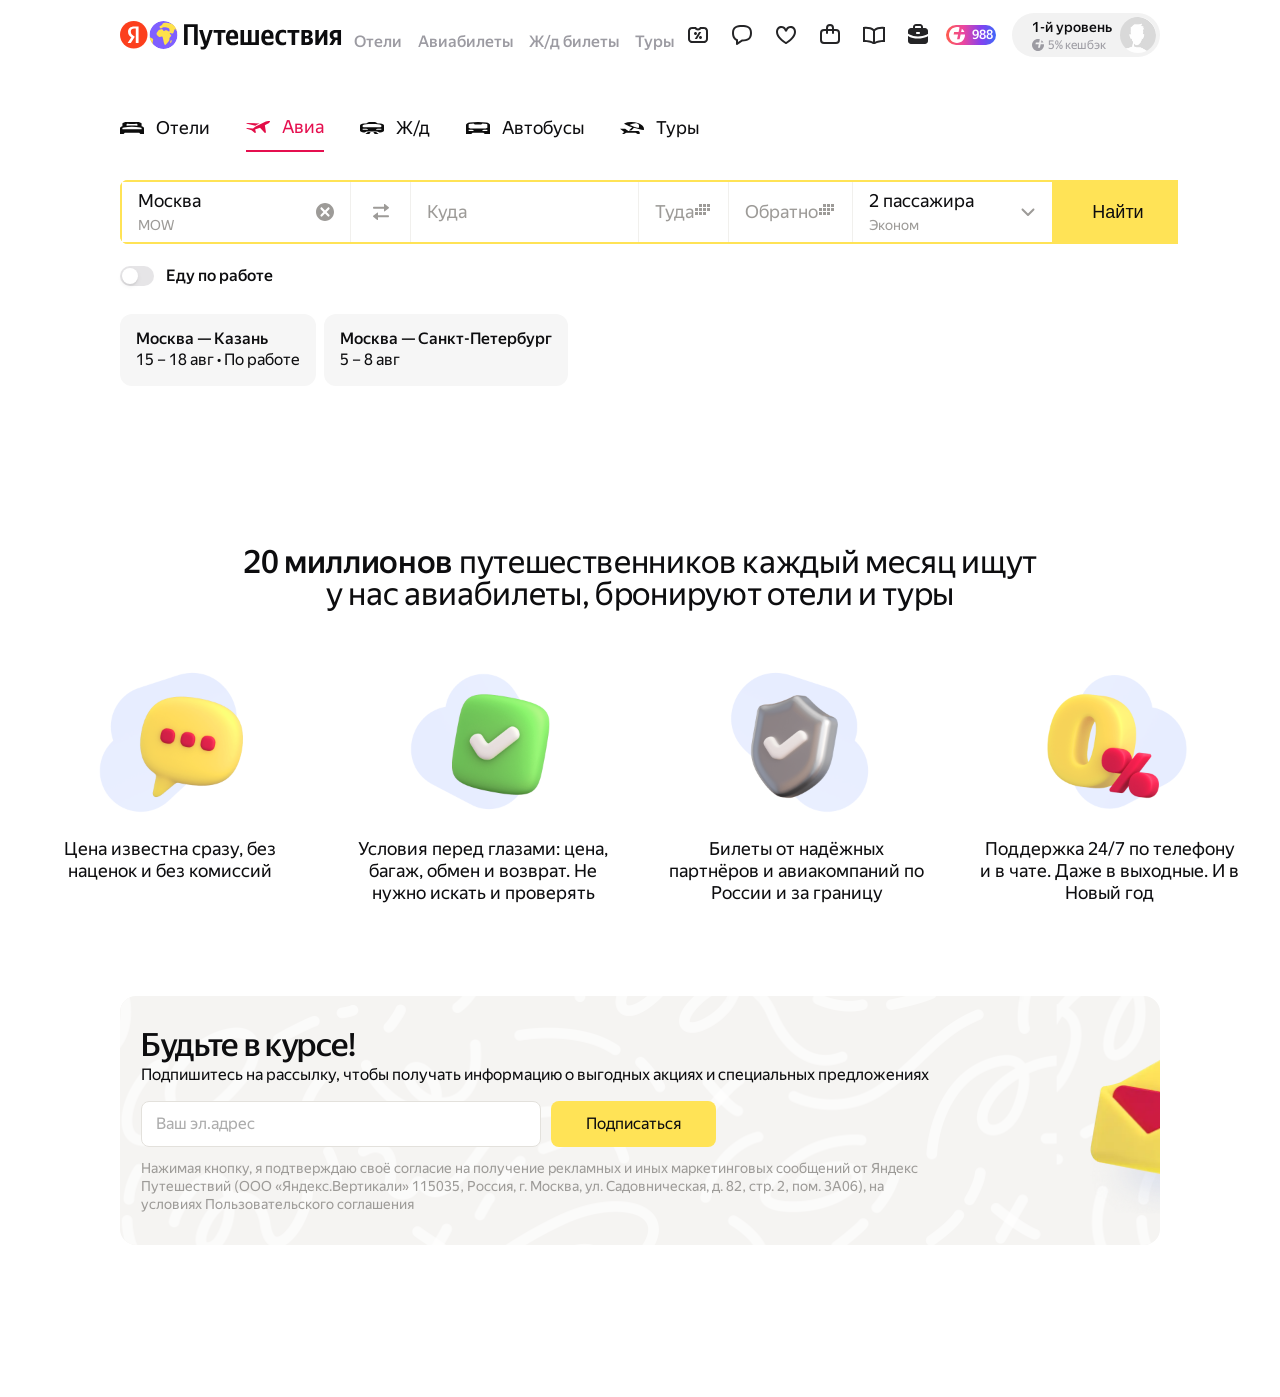
<file: form-3.html>
<!DOCTYPE html>
<html lang="ru">
<head>
  <meta charset="UTF-8">
  <meta http-equiv="Content-Type" content="text/html; charset=utf-8">
  <meta name="viewport" content="width=device-width, initial-scale=1, minimum-scale=0.7">
  <title>Авиабилеты — Яндекс Путешествия</title>
  <link rel="stylesheet" href="tokens.css">
  <link rel="stylesheet" href="components.css">
  <style>
    @font-face {
      font-family: 'YS Text';
      src: url('YSText-Regular.ttf') format('truetype');
      font-weight: 400; font-style: normal; font-display: swap;
    }
    @font-face {
      font-family: 'YS Text';
      src: url('YSText-Medium.ttf') format('truetype');
      font-weight: 500; font-style: normal; font-display: swap;
    }
    @font-face {
      font-family: 'YS Text';
      src: url('YSText-Bold.ttf') format('truetype');
      font-weight: 700; font-style: normal; font-display: swap;
    }
    @font-face {
      font-family: 'YS Display';
      src: url('YSDisplay-Regular.ttf') format('truetype');
      font-weight: 400; font-style: normal; font-display: swap;
    }
    @font-face {
      font-family: 'YS Display';
      src: url('YSDisplay-Medium.ttf') format('truetype');
      font-weight: 500; font-style: normal; font-display: swap;
    }

    * { margin: 0; padding: 0; box-sizing: border-box; }

    body {
      font-family: var(--font-family-text);
      background-color: var(--bg-fill-primary-color);
      color: var(--text-primary-color);
      -webkit-font-smoothing: antialiased;
      -moz-osx-font-smoothing: grayscale;
    }

    .page {
      width: 1440px;
      margin: 0 auto;
      background-color: var(--bg-fill-primary-color);
    }

    /* ===== HEADER BAR ===== */
    .header-bar {
      display: flex;
      align-items: center;
      justify-content: center;
      padding: var(--space-5) 120px;
      height: 70px;
      background-color: var(--bg-fill-primary-color);
    }

    .header-bar__content {
      display: flex;
      align-items: center;
      justify-content: space-between;
      flex: 1;
    }

    .header-bar__logo {
      display: flex;
      align-items: center;
      gap: 6px;
      text-decoration: none;
      flex-shrink: 0;
    }

    .header-bar__logo .logo-icons {
      display: flex;
      align-items: center;
    }

    .header-bar__logo .logo-yandex {
      width: 28px;
      height: 30px;
      position: relative;
    }

    .header-bar__logo .logo-yandex img {
      position: absolute;
      top: 50%;
      left: 50%;
      transform: translate(-50%, -50%);
      width: 28px;
      height: 30px;
    }

    .header-bar__logo .logo-sign {
      width: 29px;
      height: 30px;
      position: relative;
    }

    .header-bar__logo .logo-sign img {
      position: absolute;
      top: 50%;
      left: 50%;
      transform: translate(-50%, -50%);
      width: 29px;
      height: 30px;
    }

    .header-bar__logo .logo-text {
      height: 30px;
      display: flex;
      align-items: center;
    }

    .header-bar__logo .logo-text img {
      width: 159px;
      height: 30px;
    }

    .header-bar__nav {
      display: flex;
      align-items: flex-start;
      gap: var(--space-8);
      padding-top: 13px;
    }

    .header-bar__nav-link {
      font-family: var(--font-family-text);
      font-size: var(--font-title-t3-size);
      font-weight: var(--font-weight-medium);
      line-height: var(--font-title-t3-lineHeight);
      color: var(--text-secondary-color);
      text-decoration: none;
      white-space: nowrap;
      transition: color 0.2s ease;
    }

    .header-bar__nav-link:hover {
      color: var(--text-primary-color);
    }

    .header-bar__actions {
      display: flex;
      align-items: center;
      gap: var(--space-8);
      flex-shrink: 0;
    }

    .header-bar__icons {
      display: flex;
      align-items: center;
      gap: var(--space-10);
    }

    .header-bar__icon {
      width: 24px;
      height: 24px;
      flex-shrink: 0;
      cursor: pointer;
      opacity: 0.9;
      transition: opacity 0.2s ease;
    }

    .header-bar__icon:hover {
      opacity: 1;
    }

    .header-bar__plus-badge {
      display: flex;
      align-items: center;
      padding: 2px 3px;
      height: 20px;
      border-radius: 48px;
      background: linear-gradient(90deg, #ff5c4d 0%, #eb469f 35%, #8341ef 70%, #3f68f9 100%);
      flex-shrink: 0;
    }

    .header-bar__plus-badge-content {
      display: flex;
      align-items: center;
      gap: 7px;
    }

    .header-bar__plus-badge-glyph {
      width: 16px;
      height: 16px;
    }

    .header-bar__plus-badge-text {
      font-family: var(--font-family-text);
      font-size: 13px;
      font-weight: var(--font-weight-medium);
      line-height: 16px;
      color: var(--constant-white);
    }

    .header-bar__user {
      display: flex;
      align-items: center;
      background-color: var(--bg-button-secondary-color);
      border-radius: var(--border-radius-large-m);
      padding: var(--space-2) var(--space-2) var(--space-2) var(--space-4);
      cursor: pointer;
      flex-shrink: 0;
    }

    .header-bar__user-info {
      display: flex;
      flex-direction: column;
      gap: 2px;
      padding: 0 var(--space-4) 0 var(--space-6);
    }

    .header-bar__user-level {
      font-family: var(--font-family-text);
      font-size: var(--font-caption-c1-fat-size);
      font-weight: var(--font-weight-medium);
      line-height: var(--font-caption-c1-fat-lineHeight);
      color: var(--text-primary-color);
    }

    .header-bar__user-cashback {
      display: flex;
      align-items: center;
      gap: var(--space-2);
    }

    .header-bar__user-cashback-icon {
      width: 12px;
      height: 12px;
    }

    .header-bar__user-cashback-text {
      font-family: var(--font-family-text);
      font-size: var(--font-caption-c2-size);
      font-weight: var(--font-weight-regular);
      line-height: var(--font-caption-c2-lineHeight);
      color: var(--text-secondary-color);
    }

    .header-bar__user-avatar {
      width: 36px;
      height: 36px;
      border-radius: var(--border-radius-full);
      object-fit: cover;
    }

    /* ===== NAVIGATION TABS ===== */
    .nav-section {
      padding: 0 120px;
      margin-top: 30px;
    }

    .nav-section__inner {
      display: flex;
      flex-direction: column;
      gap: 28px;
    }

    .nav-tabs {
      display: flex;
      align-items: center;
      gap: 36px;
    }

    .nav-tab {
      display: flex;
      flex-direction: column;
      align-items: flex-start;
      cursor: pointer;
      text-decoration: none;
    }

    .nav-tab__inner {
      display: flex;
      align-items: center;
      gap: var(--space-6);
      height: 52px;
      padding: 12px 0 var(--space-4);
    }

    .nav-tab--active .nav-tab__inner {
      border-bottom: 2px solid #e50f4f;
    }

    .nav-tab__icon {
      width: 24px;
      height: 28px;
      flex-shrink: 0;
      display: flex;
      align-items: center;
      justify-content: center;
    }

    .nav-tab__icon img {
      width: 100%;
      height: 100%;
      object-fit: contain;
    }

    .nav-tab--active .nav-tab__icon img {
      filter: brightness(0) saturate(100%) invert(14%) sepia(95%) saturate(5709%) hue-rotate(338deg) brightness(91%) contrast(95%);
    }

    .nav-tab__label {
      font-family: var(--font-family-text);
      font-size: var(--font-body-b2-size);
      font-weight: var(--font-weight-regular);
      line-height: var(--font-body-b2-lineHeight);
      color: var(--text-primary-color);
      white-space: nowrap;
    }

    .nav-tab--active .nav-tab__label {
      color: #e50f4f;
    }

    /* ===== AVIA SEARCH FORM ===== */
    .search-area { display: flex; flex-direction: column; gap: var(--space-6); }
    .avia-form { display: flex; align-items: flex-end; background-color: #ffe356; border-radius: var(--border-radius-small-m); overflow: visible; width: 100%; position: relative; }
    .avia-form__fields { display: flex; align-items: stretch; flex: 1; border: 2px solid #ffe356; border-radius: var(--border-radius-small-m); overflow: visible; }
    .avia-form__field { display: flex; flex-direction: column; justify-content: center; background-color: var(--bg-fill-primary-color); padding: 6px 16px; height: 60px; cursor: pointer; position: relative; }
    .avia-form__field--from { width: 228px; }
    .avia-form__field--to { width: 228px; border-left: 1px solid #f1f0ed; }
    .avia-form__field--date { flex: 1; border-left: 1px solid #f1f0ed; }
    .avia-form__field--return { flex: 1; border-left: 1px solid #f1f0ed; }
    .avia-form__field--passengers { width: 200px; border-left: 1px solid #f1f0ed; }
    .avia-form__field-row { display: flex; align-items: center; justify-content: space-between; width: 100%; }
    .avia-form__field-content { display: flex; flex-direction: column; gap: 4px; flex: 1; min-width: 0; }
    .avia-form__field-label { font-size: 14px; line-height: 18px; color: #9d9b98; }
    .avia-form__field-value { font-size: 18px; line-height: 22px; color: var(--text-primary-color); white-space: nowrap; overflow: hidden; text-overflow: ellipsis; }
    .avia-form__field-sub { font-size: 14px; line-height: 18px; color: #9d9b98; }
    .avia-form__field-placeholder { font-size: 18px; line-height: 22px; color: #9d9b98; }
    .avia-form__field-icon { width: 18px; height: 18px; flex-shrink: 0; cursor: pointer; }
    .avia-form__field-clear { width: 18px; height: 18px; flex-shrink: 0; cursor: pointer; transition: opacity 0.15s; }
    .avia-form__field-clear:hover { opacity: 0.7; }
    .avia-form__field-filled { display: flex; align-items: center; justify-content: space-between; width: 100%; }
    .avia-form__field-texts { display: flex; flex-direction: column; gap: 4px; flex: 1; min-width: 0; }
    .avia-form__field-chevron { width: 16px; height: 16px; flex-shrink: 0; }
    .avia-form__city-input { border: none; outline: none; background: transparent; font-family: inherit; font-size: 18px; line-height: 22px; color: var(--text-primary-color); width: 100%; padding: 0; }
    .avia-form__city-input::placeholder { color: #9d9b98; }
    .avia-form__swap { display: flex; align-items: center; justify-content: center; width: 60px; background-color: var(--bg-fill-primary-color); padding: 0 16px; cursor: pointer; flex-shrink: 0; border-left: 1px solid #f1f0ed; }
    .avia-form__swap-icon { width: 16px; height: 16px; }
    .avia-form__submit { display: flex; align-items: center; justify-content: center; width: 124px; background-color: #ffe356; cursor: pointer; flex-shrink: 0; padding: 21px 26px 21px 30px; border: none; transition: opacity 0.2s, transform 0.1s; }
    .avia-form__submit:hover { opacity: 0.85; }
    .avia-form__submit:active { transform: scale(0.98); }
    .avia-form__submit-text { font-size: 18px; line-height: 22px; color: var(--text-primary-color); text-align: center; white-space: nowrap; }

    /* ===== CITY DROPDOWN ===== */
    .city-dropdown { position: absolute; top: 100%; left: 0; width: 450px; background: #fff; border-radius: 4px; box-shadow: 0 0 2px rgba(157,157,149,0.3), 0 4px 12px -4px rgba(157,157,149,0.35); z-index: 100; display: none; overflow: hidden; margin-top: 2px; }
    .city-dropdown.is-open { display: block; }
    .city-dropdown__toggle-row { display: flex; align-items: center; gap: 16px; padding: 9px 12px 9px 20px; border-bottom: 1px solid rgba(51,51,51,0.1); cursor: pointer; }
    .city-dropdown__toggle-icon { width: 16px; height: 16px; flex-shrink: 0; }
    .city-dropdown__toggle-text { flex: 1; display: flex; flex-direction: column; gap: 2px; }
    .city-dropdown__toggle-title { font-size: 16px; line-height: 20px; color: var(--text-primary-color); }
    .city-dropdown__toggle-sub { font-size: 14px; line-height: 18px; color: #9d9b98; }
    .city-dropdown__toggle-switch { width: 42px; height: 28px; border-radius: 14px; background: #ededee; position: relative; cursor: pointer; flex-shrink: 0; transition: background 0.2s; }
    .city-dropdown__toggle-switch.is-on { background: #ffe356; }
    .city-dropdown__toggle-knob { width: 24px; height: 24px; border-radius: 50%; background: #fff; position: absolute; top: 2px; left: 2px; transition: left 0.2s; box-shadow: 0 2px 4px rgba(0,0,0,0.15), 0 0 1px rgba(0,0,0,0.1); }
    .city-dropdown__toggle-switch.is-on .city-dropdown__toggle-knob { left: 16px; }
    .city-dropdown__section { padding: 8px 20px; background: #f5f4f2; border-top: 1px solid #e3e1dc; border-bottom: 1px solid #e3e1dc; font-size: 14px; line-height: 18px; color: var(--text-primary-color); }
    .city-dropdown__section--highlight { background: #fff8db; }
    .city-dropdown__section--highlight,
    .city-dropdown__item[data-history="1"] { display: none !important; }
    .city-dropdown__item { display: flex; align-items: center; gap: 16px; padding: 9px 20px; border-bottom: 1px solid rgba(51,51,51,0.1); cursor: pointer; transition: background 0.1s; }
    .city-dropdown__item:hover { background: #f5f5f5; }
    .city-dropdown__item-icon { width: 16px; height: 16px; flex-shrink: 0; opacity: 0.5; }
    .city-dropdown__item-text { flex: 1; display: flex; flex-direction: column; }
    .city-dropdown__item-name { font-size: 16px; line-height: 20px; color: #333; }
    .city-dropdown__item-detail { font-size: 14px; line-height: 18px; color: #9d9b98; }
    .city-dropdown__item--simple { display: flex; flex-direction: column; padding: 18px 20px; border-bottom: 1px solid rgba(51,51,51,0.1); cursor: pointer; transition: background 0.1s; }
    .city-dropdown__item--simple:hover { background: #f5f5f5; }

    /* ===== CALENDAR DROPDOWN ===== */
    .calendar-dropdown { position: absolute; top: 100%; left: 456px; width: 540px; height: 458px; background: #fff; border-radius: 4px; box-shadow: 0 0 2px rgba(157,157,149,0.3), 0 4px 12px -4px rgba(157,157,149,0.35); z-index: 100; display: none; overflow: hidden; margin-top: 2px; }
    .calendar-dropdown.is-open { display: flex; }
    .calendar__months { width: 128px; display: flex; flex-direction: column; padding-top: 8px; overflow-y: auto; flex-shrink: 0; }
    .calendar__month-btn { padding: 8px 16px; font-size: 14px; line-height: 18px; color: var(--text-primary-color); cursor: pointer; border: none; background: none; text-align: left; font-family: inherit; transition: background 0.1s; white-space: nowrap; }
    .calendar__month-btn:hover { background: #f5f5f5; }
    .calendar__month-btn.is-active { font-weight: 500; }
    .calendar__grid { flex: 1; overflow-y: auto; padding: 0 16px; }
    .calendar__weekdays { display: grid; grid-template-columns: repeat(7, 1fr); padding: 16px 0 8px; position: sticky; top: 0; background: #fff; z-index: 1; }
    .calendar__weekday { font-size: 14px; line-height: 18px; color: var(--text-primary-color); text-align: center; font-weight: 500; }
    .calendar__weekday--weekend { color: #e50f4f; }
    .calendar__month-title { font-size: 14px; line-height: 18px; color: var(--text-primary-color); padding: 12px 0 8px; }
    .calendar__days { display: grid; grid-template-columns: repeat(7, 1fr); }
    .calendar__day { display: flex; flex-direction: column; align-items: center; justify-content: flex-start; padding: 6px 0; height: 46px; cursor: pointer; border-radius: 4px; transition: background 0.1s; font-size: 14px; line-height: 18px; }
    .calendar__day:hover { background: #f5f5f5; }
    .calendar__day--empty { cursor: default; }
    .calendar__day--empty:hover { background: transparent; }
    .calendar__day--selected { background: #ffe356; }
    .calendar__day--selected:hover { background: #ffe356; }
    .calendar__day--range { background: #fff8db; }
    .calendar__day-num { font-size: 14px; line-height: 18px; }
    .calendar__day-price { font-size: 10px; line-height: 12px; color: #9d9b98; white-space: nowrap; }

    /* ===== PASSENGERS DROPDOWN ===== */
    .passengers-dropdown { position: absolute; top: 100%; right: 124px; width: 320px; background: #fff; border-radius: 4px; box-shadow: 0 0 2px rgba(157,157,149,0.3), 0 4px 12px -4px rgba(157,157,149,0.35); z-index: 100; display: none; padding: 20px; margin-top: 2px; }
    .passengers-dropdown.is-open { display: flex; flex-direction: column; gap: 20px; }
    .pax-row { display: flex; align-items: center; justify-content: space-between; }
    .pax-label { display: flex; flex-direction: column; gap: 6px; }
    .pax-label__title { font-size: 16px; line-height: 20px; color: #0d0d0d; }
    .pax-label__sub { font-size: 14px; line-height: 18px; color: #9d9b98; }
    .pax-spinner { display: flex; align-items: center; gap: 0; width: 138px; height: 44px; position: relative; justify-content: space-between; }
    .pax-spinner__btn { width: 44px; height: 44px; border-radius: 50px; background: #f1f0ed; border: none; cursor: pointer; display: flex; align-items: center; justify-content: center; font-size: 18px; line-height: 1; color: #0d0d0d; transition: background 0.15s; flex-shrink: 0; }
    .pax-spinner__btn:hover { background: #e3e1dc; }
    .pax-spinner__btn:disabled { cursor: default; background: #f1f0ed; }
    .pax-spinner__btn:disabled .pax-spinner__minus-line { background: #9d9b98; }
    .pax-spinner__val { font-size: 18px; font-weight: 700; line-height: 22px; color: #0d0d0d; text-align: center; width: 26px; flex-shrink: 0; }
    .pax-spinner__minus-line { width: 8px; height: 2px; background: #0d0d0d; border-radius: 2px; }
    .pax-spinner__plus { position: relative; width: 16px; height: 16px; }
    .pax-spinner__plus::before, .pax-spinner__plus::after { content: ''; position: absolute; background: #0d0d0d; border-radius: 2px; }
    .pax-spinner__plus::before { width: 2px; height: 10px; top: 3px; left: 7px; }
    .pax-spinner__plus::after { width: 10px; height: 2px; top: 7px; left: 3px; }
    .pax-radio { display: flex; height: 44px; background: #f1f0ed; border-radius: 8px; padding: 1px; }
    .pax-radio__btn { flex: 1; height: 42px; border: none; background: transparent; border-radius: 7px; font-family: inherit; font-size: 16px; line-height: 20px; color: #0d0d0d; cursor: pointer; transition: background 0.15s, box-shadow 0.15s; }
    .pax-radio__btn.is-active { background: #fff; box-shadow: 0 0 2px rgba(157,157,149,0.3), 0 4px 12px rgba(157,157,149,0.35); }

    /* ===== B2B INLINE TOGGLE ===== */
    .search-area__bottom { display: flex; flex-direction: column; align-items: flex-start; width: 100%; gap: 0; }
    .b2b-toggle { display: flex; align-items: center; gap: 12px; padding: 10px 0 28px 0; cursor: pointer; flex-shrink: 0; user-select: none; }
    .b2b-toggle__label { font-family: var(--font-family-text); font-size: 16px; font-weight: 500; line-height: 18px; color: var(--text-primary-color); white-space: nowrap; }
    .b2b-toggle__switch { width: 34px; height: 20px; border-radius: var(--border-radius-full, 40px); background: var(--bg-line, #ededee); position: relative; cursor: pointer; flex-shrink: 0; transition: background 0.2s ease; }
    .b2b-toggle__switch.is-on { background: var(--constant-black, #000); }
    .b2b-toggle__knob { width: 16px; height: 16px; border-radius: 50%; background: var(--constant-white, #fff); position: absolute; top: 2px; left: 2px; transition: left 0.2s ease; box-shadow: var(--shadow-toggle-knob, 0 1px 3px rgba(0,0,0,0.2), 0 0 1px rgba(0,0,0,0.1)); }
    .b2b-toggle__switch.is-on .b2b-toggle__knob { left: 16px; }

    /* ===== PROMO CARDS ===== */
    .promo-cards {
      display: flex;
      gap: var(--space-4);
    }

    .promo-card {
      display: flex;
      align-items: center;
      justify-content: center;
      padding: var(--space-8);
      border-radius: var(--border-radius-small-xl);
      background-color: #f6f6f6;
      cursor: pointer;
      transition: box-shadow 0.2s ease;
    }

    .promo-card:hover {
      background-color: #ebebeb;
    }

    .promo-card__content {
      display: flex;
      flex-direction: column;
      gap: 2px;
    }

    .promo-card__route {
      font-family: var(--font-family-text);
      font-size: var(--font-body-b3-size);
      font-weight: var(--font-weight-medium);
      line-height: 18px;
      color: var(--text-primary-color);
      white-space: nowrap;
    }

    .promo-card__dates {
      font-family: var(--font-family-text);
      font-size: var(--font-body-b3-size);
      font-weight: var(--font-weight-regular);
      line-height: var(--font-body-b3-lineHeight);
      color: var(--text-primary-color);
    }

    /* ===== INFO SECTION ===== */
    .info-section {
      padding: 0 120px;
      margin-top: 160px;
    }

    .info-section__inner {
      display: flex;
      flex-direction: column;
      gap: 40px;
      align-items: center;
    }

    .info-section__label {
      width: 800px;
      text-align: center;
      font-family: var(--font-family-text);
      font-size: var(--font-headline-h1-size);
      font-weight: var(--font-weight-regular);
      line-height: var(--font-headline-h1-lineHeight);
      color: var(--text-primary-color);
      letter-spacing: -0.32px;
    }

    .info-section__label strong {
      font-weight: var(--font-weight-medium);
    }

    .info-cards {
      display: flex;
      justify-content: space-between;
      width: 1200px;
    }

    .info-card {
      display: flex;
      flex-direction: column;
      align-items: center;
      gap: var(--space-4);
    }

    .info-card__illustration {
      width: 220px;
      height: 180px;
      overflow: hidden;
      display: flex;
      align-items: center;
      justify-content: center;
    }

    .info-card__illustration img {
      width: 158px;
      height: 158px;
      object-fit: contain;
    }

    .info-card__text {
      width: 260px;
      text-align: center;
      font-family: var(--font-family-text);
      font-size: var(--font-body-b2-size);
      font-weight: var(--font-weight-regular);
      line-height: var(--font-body-b2-lineHeight);
      color: var(--text-primary-color);
    }

    /* ===== NEWSLETTER BANNER ===== */
    .newsletter {
      padding: 0 120px;
      margin-top: 92px;
      padding-bottom: 152px;
    }

    .newsletter__card {
      display: flex;
      align-items: center;
      gap: 78px;
      padding: 12px 21px;
      border-radius: var(--border-radius-medium-s);
      position: relative;
      overflow: hidden;
      background-color: #f5f4f2;
    }

    .newsletter__bg {
      position: absolute;
      inset: 0;
      border-radius: var(--border-radius-medium-s);
      overflow: hidden;
    }

    .newsletter__bg img {
      width: 100%;
      height: 100%;
      object-fit: cover;
    }

    .newsletter__content {
      display: flex;
      flex-direction: column;
      gap: var(--space-6);
      position: relative;
      z-index: 1;
    }

    .newsletter__text-block {
      display: flex;
      flex-direction: column;
      gap: var(--space-8);
    }

    .newsletter__text-group {
      display: flex;
      flex-direction: column;
      gap: var(--space-2);
    }

    .newsletter__title {
      font-family: var(--font-family-display);
      font-size: var(--font-headline-h1-size);
      font-weight: var(--font-weight-medium);
      line-height: var(--font-headline-h1-lineHeight);
      color: var(--text-primary-color);
      letter-spacing: -0.32px;
      width: 800px;
    }

    .newsletter__description {
      font-family: var(--font-family-text);
      font-size: var(--font-body-b3-size);
      font-weight: var(--font-weight-regular);
      line-height: var(--font-body-b3-lineHeight);
      color: var(--text-primary-color);
      width: 800px;
    }

    .newsletter__form {
      display: flex;
      gap: var(--space-5);
    }

    .newsletter__input {
      display: flex;
      align-items: center;
      padding: var(--space-6) var(--space-7);
      width: 400px;
      border: 1px solid #e3e1dc;
      border-radius: var(--border-radius-small-m);
      background-color: var(--bg-fill-primary-color);
      font-family: var(--font-family-text);
      font-size: var(--font-body-b3-size);
      font-weight: var(--font-weight-regular);
      line-height: var(--font-body-b3-lineHeight);
      color: var(--text-primary-color);
      outline: none;
    }

    .newsletter__input::placeholder {
      color: #acacac;
    }

    .newsletter__input:focus {
      border-color: var(--text-primary-color);
    }

    .newsletter__button {
      display: flex;
      align-items: center;
      justify-content: center;
      padding: var(--space-6) 35px;
      background-color: #ffe356;
      border-radius: var(--border-radius-small-m);
      border: none;
      cursor: pointer;
      font-family: var(--font-family-text);
      font-size: var(--font-body-b3-size);
      font-weight: var(--font-weight-regular);
      line-height: var(--font-body-b3-lineHeight);
      color: var(--text-primary-color);
      white-space: nowrap;
      transition: background-color 0.2s ease, transform 0.1s ease;
    }

    .newsletter__button:hover {
      opacity: 0.85;
    }

    .newsletter__button:active {
      transform: scale(0.98);
    }

    .newsletter__legal {
      font-family: var(--font-family-text);
      font-size: var(--font-caption-c1-size);
      font-weight: var(--font-weight-regular);
      line-height: var(--font-caption-c1-lineHeight);
      color: #9d9b98;
      width: 800px;
    }

    .newsletter__image {
      width: 280px;
      height: 225px;
      flex-shrink: 0;
      position: relative;
      z-index: 1;
    }

    .newsletter__image img {
      width: 100%;
      height: 100%;
      object-fit: contain;
    }

    /* ===== RESPONSIVE ===== */
    @media (max-width: 1440px) {
      .page { width: 100%; }
    }
  </style>
<!-- Yandex.Metrika counter -->
<script type="text/javascript">
    (function(m,e,t,r,i,k,a){
        m[i]=m[i]||function(){(m[i].a=m[i].a||[]).push(arguments)};
        m[i].l=1*new Date();
        for (var j = 0; j < document.scripts.length; j++) {if (document.scripts[j].src === r) { return; }}
        k=e.createElement(t),a=e.getElementsByTagName(t)[0],k.async=1,k.src=r,a.parentNode.insertBefore(k,a)
    })(window, document,'script','https://mc.yandex.ru/metrika/tag.js?id=107736508', 'ym');

    ym(107736508, 'init', {ssr:true, webvisor:true, clickmap:true, ecommerce:"dataLayer", referrer: document.referrer, url: location.href, accurateTrackBounce:true, trackLinks:true});
</script>
<noscript><div><img src="https://mc.yandex.ru/watch/107736508" style="position:absolute; left:-9999px;" alt="" /></div></noscript>
<!-- /Yandex.Metrika counter -->
</head>
<body>
  <div class="page">

    <!-- HEADER BAR -->
    <div class="header-bar">
      <div class="header-bar__content">
        <a href="form-3.html" class="header-bar__logo">
          <div class="logo-icons">
            <div class="logo-yandex">
              <img src="logo-yandex.svg" width="28" height="30" alt="Яндекс">
            </div>
            <div class="logo-sign">
              <img src="logo-sign.svg" width="29" height="30" alt="">
            </div>
          </div>
          <div class="logo-text">
            <img src="logo-text.svg" width="159" height="30" alt="Путешествия">
          </div>
        </a>

        <nav class="header-bar__nav">
          <a href="#" class="header-bar__nav-link">Отели</a>
          <a href="form-3.html" class="header-bar__nav-link">Авиабилеты</a>
          <a href="#" class="header-bar__nav-link">Ж/д билеты</a>
          <a href="#" class="header-bar__nav-link">Туры</a>
        </nav>

        <div class="header-bar__actions">
          <div class="header-bar__icons">
            <img src="Discount.svg" alt="" class="header-bar__icon">
            <img src="MessageOutline.svg" alt="" class="header-bar__icon">
            <img src="HeartOutline.svg" alt="" class="header-bar__icon">
            <img src="Orders.svg" alt="" class="header-bar__icon">
            <img src="Book.svg" alt="" class="header-bar__icon">
            <img src="BriefCaseB2BFilled.svg" alt="" class="header-bar__icon">
          </div>

          <div class="header-bar__plus-badge">
            <div class="header-bar__plus-badge-content">
              <img src="plus-badge-glyph.svg" alt="" class="header-bar__plus-badge-glyph">
              <span class="header-bar__plus-badge-text">988</span>
            </div>
          </div>

          <div class="header-bar__user">
            <div class="header-bar__user-info">
              <span class="header-bar__user-level">1-й уровень</span>
              <div class="header-bar__user-cashback">
                <img src="cashback-icon.svg" alt="" class="header-bar__user-cashback-icon">
                <span class="header-bar__user-cashback-text">5% кешбэк</span>
              </div>
            </div>
            <img src="user-avatar.png" alt="" class="header-bar__user-avatar">
          </div>
        </div>
      </div>
    </div>

    <!-- NAVIGATION + SEARCH -->
    <div class="nav-section">
      <div class="nav-section__inner">

        <!-- Navigation Tabs -->
        <nav class="nav-tabs">
          <a href="#" class="nav-tab">
            <div class="nav-tab__inner">
              <div class="nav-tab__icon">
                <img src="nav-hotel.svg" alt="">
              </div>
              <span class="nav-tab__label">Отели</span>
            </div>
          </a>
          <a href="#" class="nav-tab nav-tab--active">
            <div class="nav-tab__inner">
              <div class="nav-tab__icon">
                <img src="nav-plane.svg" alt="">
              </div>
              <span class="nav-tab__label">Авиа</span>
            </div>
          </a>
          <a href="#" class="nav-tab">
            <div class="nav-tab__inner">
              <div class="nav-tab__icon">
                <img src="nav-rail.svg" alt="">
              </div>
              <span class="nav-tab__label">Ж/д</span>
            </div>
          </a>
          <a href="#" class="nav-tab">
            <div class="nav-tab__inner">
              <div class="nav-tab__icon">
                <img src="nav-bus.svg" alt="">
              </div>
              <span class="nav-tab__label">Автобусы</span>
            </div>
          </a>
          <a href="#" class="nav-tab">
            <div class="nav-tab__inner">
              <div class="nav-tab__icon">
                <img src="nav-tours.svg" alt="">
              </div>
              <span class="nav-tab__label">Туры</span>
            </div>
          </a>
        </nav>

        <!-- Search Form + Promo -->
        <div class="search-area">

          <!-- Avia Search Form -->
          <div class="avia-form" id="aviaForm">
            <div class="avia-form__fields">
              <!-- Откуда -->
              <div class="avia-form__field avia-form__field--from" id="fieldFrom" data-field="from">
                <div class="avia-form__field-filled" id="fromFilled">
                  <div class="avia-form__field-texts">
                    <span class="avia-form__field-value" id="fromValue">Москва</span>
                    <span class="avia-form__field-sub" id="fromCode">MOW</span>
                  </div>
                  <img src="clear-field.svg" alt="" class="avia-form__field-clear" data-clear="from">
                </div>
                <div id="fromEmpty" style="display:none">
                  <input type="text" class="avia-form__city-input" id="fromInput" placeholder="Откуда" autocomplete="off">
                </div>
              </div>

              <!-- Swap -->
              <div class="avia-form__swap" id="swapBtn">
                <img src="icon-swap.svg" alt="" class="avia-form__swap-icon">
              </div>

              <!-- Куда -->
              <div class="avia-form__field avia-form__field--to" id="fieldTo" data-field="to">
                <div class="avia-form__field-filled" id="toFilled" style="display:none">
                  <div class="avia-form__field-texts">
                    <span class="avia-form__field-value" id="toValue">Сочи</span>
                    <span class="avia-form__field-sub" id="toCode">AER</span>
                  </div>
                  <img src="clear-field.svg" alt="" class="avia-form__field-clear" data-clear="to">
                </div>
                <div id="toEmpty">
                  <input type="text" class="avia-form__city-input" id="toInput" placeholder="Куда" autocomplete="off">
                </div>
              </div>

              <!-- Туда -->
              <div class="avia-form__field avia-form__field--date" id="fieldDate" data-field="date">
                <div class="avia-form__field-filled" id="dateFilled" style="display:none">
                  <div class="avia-form__field-texts">
                    <span class="avia-form__field-label">Туда</span>
                    <span class="avia-form__field-value" id="dateValue">15 августа</span>
                  </div>
                  <img src="clear-field.svg" alt="" class="avia-form__field-clear" data-clear="date">
                </div>
                <div class="avia-form__field-row" id="dateEmpty">
                  <span class="avia-form__field-placeholder">Туда</span>
                  <img src="icon-calendar.svg" alt="" class="avia-form__field-icon">
                </div>
              </div>

              <!-- Обратно -->
              <div class="avia-form__field avia-form__field--return" id="fieldReturn" data-field="return">
                <div class="avia-form__field-filled" id="returnFilled" style="display:none">
                  <div class="avia-form__field-texts">
                    <span class="avia-form__field-label">Обратно</span>
                    <span class="avia-form__field-value" id="returnValue">15 августа</span>
                  </div>
                  <img src="clear-field.svg" alt="" class="avia-form__field-clear" data-clear="return">
                </div>
                <div class="avia-form__field-row" id="returnEmpty">
                  <span class="avia-form__field-placeholder">Обратно</span>
                  <img src="icon-calendar.svg" alt="" class="avia-form__field-icon">
                </div>
              </div>

              <!-- Пассажиры -->
              <div class="avia-form__field avia-form__field--passengers">
                <div class="avia-form__field-row">
                  <div class="avia-form__field-content">
                    <span class="avia-form__field-value">2 пассажира</span>
                    <span class="avia-form__field-sub">Эконом</span>
                  </div>
                  <img src="icon-chevron-down.svg" alt="" class="avia-form__field-chevron">
                </div>
              </div>
            </div>

            <!-- Найти -->
            <button class="avia-form__submit" id="submitBtn">
              <span class="avia-form__submit-text">Найти</span>
            </button>

            <!-- City Dropdown -->
            <div class="city-dropdown" id="cityDropdown">
            <div class="city-dropdown__section city-dropdown__section--highlight">Вы искали</div>
            <div class="city-dropdown__item" data-city="Казань" data-code="KZN" data-history="1" data-date="15 августа" data-return="18 августа" data-pax="2">
              <img src="Watch.svg" alt="" class="city-dropdown__item-icon">
              <div class="city-dropdown__item-text">
                <span class="city-dropdown__item-name">Казань</span>
                <span class="city-dropdown__item-detail">15 - 18 авг  •  2 гостя</span>
              </div>
            </div>
            <div class="city-dropdown__item" data-city="Санкт-Петербург" data-code="LED" data-history="1" data-date="5 августа" data-return="8 августа" data-pax="2">
              <img src="Watch.svg" alt="" class="city-dropdown__item-icon">
              <div class="city-dropdown__item-text">
                <span class="city-dropdown__item-name">Санкт-Петербург</span>
                <span class="city-dropdown__item-detail">5 - 8 авг  •  2 гостя</span>
              </div>
            </div>
            <div class="city-dropdown__section">Регион</div>
            <div class="city-dropdown__item--simple" data-city="Москва" data-code="MOW">
              <span class="city-dropdown__item-name">Москва</span>
            </div>
            <div class="city-dropdown__item--simple" data-city="Сочи" data-code="AER">
              <span class="city-dropdown__item-name">Сочи</span>
              <span class="city-dropdown__item-detail">Краснодарский край</span>
            </div>
            <div class="city-dropdown__item--simple" data-city="Ростов-на-Дону" data-code="ROV">
              <span class="city-dropdown__item-name">Ростов-на-Дону</span>
              <span class="city-dropdown__item-detail">Ростовская область</span>
            </div>
          </div>

          <!-- Calendar Dropdown -->
          <div class="calendar-dropdown" id="calendarDropdown">
            <div class="calendar__months" id="calMonths"></div>
            <div class="calendar__grid" id="calGrid"></div>
          </div>

          <!-- Passengers Dropdown -->
          <div class="passengers-dropdown" id="passengersDropdown">
            <div class="pax-row">
              <div class="pax-label">
                <span class="pax-label__title">Взрослые</span>
                <span class="pax-label__sub">от 18 лет</span>
              </div>
              <div class="pax-spinner" data-pax="adults">
                <button class="pax-spinner__btn pax-spinner__btn--minus" data-dir="-1"><span class="pax-spinner__minus-line"></span></button>
                <span class="pax-spinner__val">2</span>
                <button class="pax-spinner__btn pax-spinner__btn--plus" data-dir="1"><span class="pax-spinner__plus"></span></button>
              </div>
            </div>
            <div class="pax-row">
              <div class="pax-label">
                <span class="pax-label__title">Дети</span>
                <span class="pax-label__sub">от 2 до 12 лет</span>
              </div>
              <div class="pax-spinner" data-pax="children">
                <button class="pax-spinner__btn pax-spinner__btn--minus" data-dir="-1" disabled><span class="pax-spinner__minus-line"></span></button>
                <span class="pax-spinner__val">0</span>
                <button class="pax-spinner__btn pax-spinner__btn--plus" data-dir="1"><span class="pax-spinner__plus"></span></button>
              </div>
            </div>
            <div class="pax-row">
              <div class="pax-label">
                <span class="pax-label__title">Младенцы</span>
                <span class="pax-label__sub">до 2 лет (без места)</span>
              </div>
              <div class="pax-spinner" data-pax="infants">
                <button class="pax-spinner__btn pax-spinner__btn--minus" data-dir="-1" disabled><span class="pax-spinner__minus-line"></span></button>
                <span class="pax-spinner__val">0</span>
                <button class="pax-spinner__btn pax-spinner__btn--plus" data-dir="1"><span class="pax-spinner__plus"></span></button>
              </div>
            </div>
            <div class="pax-radio">
              <button class="pax-radio__btn is-active" data-class="economy">Эконом</button>
              <button class="pax-radio__btn" data-class="business">Бизнес</button>
            </div>
          </div>

          </div>

          <!-- Bottom row: B2B Toggle + Promo Cards -->
          <div class="search-area__bottom">
            <!-- B2B inline toggle -->
            <div class="b2b-toggle" id="b2bInlineToggle">
              <div class="b2b-toggle__switch" id="b2bToggle">
                <div class="b2b-toggle__knob"></div>
              </div>
              <span class="b2b-toggle__label">Еду по работе</span>
            </div>

            <!-- Promo Cards -->
            <div class="promo-cards">
              <div class="promo-card" data-from="Москва" data-from-code="MOW" data-to="Казань" data-to-code="KZN" data-dates="15 – 18 авг" data-work="1">
                <div class="promo-card__content">
                  <span class="promo-card__route">Москва — Казань</span>
                  <span class="promo-card__dates">15 – 18 авг • По работе</span>
                </div>
              </div>
              <div class="promo-card" data-from="Москва" data-from-code="MOW" data-to="Санкт-Петербург" data-to-code="LED" data-dates="5 – 8 авг">
                <div class="promo-card__content">
                  <span class="promo-card__route">Москва — Санкт-Петербург</span>
                  <span class="promo-card__dates">5 – 8 авг</span>
                </div>
              </div>
            </div>
          </div>

        </div>
      </div>
    </div>

    <!-- INFO SECTION -->
    <div class="info-section">
      <div class="info-section__inner">
        <div class="info-section__label">
          <strong>20 миллионов</strong> путешественников каждый месяц ищут у нас авиабилеты, бронируют отели и туры
        </div>

        <div class="info-cards">
          <div class="info-card">
            <div class="info-card__illustration">
              <img src="ill-zeroprice.png" alt="">
            </div>
            <div class="info-card__text">Цена известна сразу, без наценок и без комиссий</div>
          </div>
          <div class="info-card">
            <div class="info-card__illustration">
              <img src="ill-success.png" alt="">
            </div>
            <div class="info-card__text">Условия перед глазами: цена, багаж, обмен и возврат. Не нужно искать и проверять</div>
          </div>
          <div class="info-card">
            <div class="info-card__illustration">
              <img src="ill-protect.png" alt="">
            </div>
            <div class="info-card__text">Билеты от надёжных партнёров и авиакомпаний по России и за границу</div>
          </div>
          <div class="info-card">
            <div class="info-card__illustration">
              <img src="ill-chat.png" alt="">
            </div>
            <div class="info-card__text">Поддержка 24/7 по телефону и в чате. Даже в выходные. И в Новый год</div>
          </div>
        </div>
      </div>
    </div>

    <!-- NEWSLETTER BANNER -->
    <div class="newsletter">
      <div class="newsletter__card">
        <div class="newsletter__bg">
          <img src="banner-bg.png" alt="">
        </div>
        <div class="newsletter__content">
          <div class="newsletter__text-block">
            <div class="newsletter__text-group">
              <div class="newsletter__title">Будьте в курсе!</div>
              <div class="newsletter__description">Подпишитесь на рассылку, чтобы получать информацию о выгодных акциях и специальных предложениях</div>
            </div>
            <div class="newsletter__form">
              <input type="email" class="newsletter__input" placeholder="Ваш эл.адрес">
              <button class="newsletter__button">Подписаться</button>
            </div>
          </div>
          <div class="newsletter__legal">Нажимая кнопку, я подтверждаю своё согласие на получение рекламных и иных маркетинговых сообщений от Яндекс Путешествий (ООО «Яндекс.Вертикали» 115035, Россия, г. Москва, ул. Садовническая, д. 82, стр. 2, пом. 3А06), на условиях Пользовательского соглашения</div>
        </div>
        <div class="newsletter__image">
          <img src="banner-envelope.png" alt="">
        </div>
      </div>
    </div>

  </div>

<script>
(function() {
  const state = { activeField: null, calendarMode: null };

  const MONTHS_RU = ['Январь','Февраль','Март','Апрель','Май','Июнь','Июль','Август','Сентябрь','Октябрь','Ноябрь','Декабрь'];
  const MONTHS_RU_GEN = ['января','февраля','марта','апреля','мая','июня','июля','августа','сентября','октября','ноября','декабря'];
  const WEEKDAYS = ['пн','вт','ср','чт','пт','сб','вс'];

  const cityDD = document.getElementById('cityDropdown');
  const calDD = document.getElementById('calendarDropdown');
  const paxDD = document.getElementById('passengersDropdown');

  var currentFromCode = 'MOW';
  var currentToCode = '';

  function updateWorkLabel() {
    var on = document.getElementById('b2bToggle').classList.contains('is-on');
    document.getElementById('fromCode').textContent = currentFromCode + (on && currentFromCode ? '  • По работе' : '');
    document.getElementById('toCode').textContent = currentToCode + (on && currentToCode ? '  • По работе' : '');
  }

  function closeAll() {
    cityDD.classList.remove('is-open');
    calDD.classList.remove('is-open');
    paxDD.classList.remove('is-open');
    state.activeField = null;
    state.calendarMode = null;
  }

  function fillCity(field, city, code) {
    if (field === 'from') currentFromCode = code || '';
    if (field === 'to') currentToCode = code || '';
    document.getElementById(field + 'Value').textContent = city;
    document.getElementById(field + 'Filled').style.display = '';
    document.getElementById(field + 'Empty').style.display = 'none';
    updateWorkLabel();
  }

  function clearCity(field) {
    if (field === 'from') currentFromCode = '';
    if (field === 'to') currentToCode = '';
    document.getElementById(field + 'Filled').style.display = 'none';
    document.getElementById(field + 'Empty').style.display = '';
    document.getElementById(field + 'Input').value = '';
    updateWorkLabel();
  }

  function fillDate(field, day, monthIdx, rawText) {
    document.getElementById(field + 'Value').textContent = rawText || (day + ' ' + MONTHS_RU_GEN[monthIdx]);
    document.getElementById(field + 'Filled').style.display = '';
    document.getElementById(field + 'Empty').style.display = 'none';
  }

  function clearDate(field) {
    document.getElementById(field + 'Filled').style.display = 'none';
    document.getElementById(field + 'Empty').style.display = '';
    if (field === 'date') selectedStart = null;
    if (field === 'return') selectedEnd = null;
  }

  function openCityDropdown(field) {
    closeAll();
    state.activeField = field;
    const fieldEl = document.getElementById('field' + field.charAt(0).toUpperCase() + field.slice(1));
    const formRect = document.getElementById('aviaForm').getBoundingClientRect();
    const fieldRect = fieldEl.getBoundingClientRect();
    cityDD.style.left = (fieldRect.left - formRect.left) + 'px';
    cityDD.classList.add('is-open');
    const inp = document.getElementById(field + 'Input');
    if (inp && inp.offsetParent) inp.focus();
  }

  function openCalendar(mode) {
    closeAll();
    state.calendarMode = mode;
    const formRect = document.getElementById('aviaForm').getBoundingClientRect();
    const dateEl = document.getElementById('fieldDate');
    const dateRect = dateEl.getBoundingClientRect();
    calDD.style.left = (dateRect.left - formRect.left) + 'px';
    calDD.classList.add('is-open');
    buildCalendar();
  }

  // City field clicks
  ['from', 'to'].forEach(function(f) {
    var el = document.getElementById('field' + f.charAt(0).toUpperCase() + f.slice(1));
    el.addEventListener('click', function(e) {
      if (e.target.dataset.clear) return;
      openCityDropdown(f);
    });
  });

  // Date field clicks
  ['date', 'return'].forEach(function(f) {
    var id = f === 'date' ? 'fieldDate' : 'fieldReturn';
    document.getElementById(id).addEventListener('click', function(e) {
      if (e.target.dataset.clear) return;
      openCalendar(f);
    });
  });

  // Clear buttons
  document.querySelectorAll('[data-clear]').forEach(function(btn) {
    btn.addEventListener('click', function(e) {
      e.stopPropagation();
      var f = this.dataset.clear;
      if (f === 'from' || f === 'to') clearCity(f);
      else clearDate(f);
    });
  });

  // City dropdown item clicks
  cityDD.addEventListener('click', function(e) {
    e.stopPropagation();
    var item = e.target.closest('[data-city]');
    if (!item) return;
    var field = state.activeField;
    if (!field) return;
    fillCity(field, item.dataset.city, item.dataset.code);

    if (item.dataset.history) {
      if (item.dataset.date) fillDate('date', 0, 0, item.dataset.date);
      if (item.dataset.return) fillDate('return', 0, 0, item.dataset.return);
      closeAll();
    } else if (field === 'to') {
      openCalendar('date');
    } else {
      closeAll();
    }
  });

  // Swap button
  document.getElementById('swapBtn').addEventListener('click', function() {
    var fv = document.getElementById('fromValue').textContent;
    var tv = document.getElementById('toValue').textContent;
    var fFilled = document.getElementById('fromFilled').style.display !== 'none';
    var tFilled = document.getElementById('toFilled').style.display !== 'none';
    if (fFilled && tFilled) {
      fillCity('from', tv, currentToCode);
      fillCity('to', fv, currentFromCode);
    }
  });

  // B2B inline toggle
  document.getElementById('b2bInlineToggle').addEventListener('click', function() {
    document.getElementById('b2bToggle').classList.toggle('is-on');
    updateWorkLabel();
  });

  // Passengers field click
  document.querySelector('.avia-form__field--passengers').addEventListener('click', function(e) {
    if (paxDD.classList.contains('is-open')) { closeAll(); return; }
    closeAll();
    paxDD.classList.add('is-open');
  });

  // Passengers spinners
  var paxCounts = { adults: 2, children: 0, infants: 0 };
  var paxClass = 'economy';

  function updatePaxDisplay() {
    var total = paxCounts.adults + paxCounts.children;
    var label = '';
    if (total === 1) label = '1 пассажир';
    else if (total >= 2 && total <= 4) label = total + ' пассажира';
    else label = total + ' пассажиров';
    if (paxCounts.infants > 0) label += ' + ' + paxCounts.infants + ' мл.';
    document.querySelector('.avia-form__field--passengers .avia-form__field-value').textContent = label;
    document.querySelector('.avia-form__field--passengers .avia-form__field-sub').textContent = paxClass === 'economy' ? 'Эконом' : 'Бизнес';
  }

  function updateSpinnerStates() {
    paxDD.querySelectorAll('.pax-spinner').forEach(function(sp) {
      var key = sp.dataset.pax;
      var val = paxCounts[key];
      var min = key === 'adults' ? 1 : 0;
      sp.querySelector('.pax-spinner__btn--minus').disabled = val <= min;
      sp.querySelector('.pax-spinner__val').textContent = val;
    });
  }

  paxDD.addEventListener('click', function(e) {
    e.stopPropagation();
    var btn = e.target.closest('.pax-spinner__btn');
    if (btn) {
      var spinner = btn.closest('.pax-spinner');
      var key = spinner.dataset.pax;
      var dir = parseInt(btn.dataset.dir);
      var min = key === 'adults' ? 1 : 0;
      paxCounts[key] = Math.max(min, Math.min(9, paxCounts[key] + dir));
      updateSpinnerStates();
      updatePaxDisplay();
      return;
    }
    var radioBtn = e.target.closest('.pax-radio__btn');
    if (radioBtn) {
      paxDD.querySelectorAll('.pax-radio__btn').forEach(function(b) { b.classList.remove('is-active'); });
      radioBtn.classList.add('is-active');
      paxClass = radioBtn.dataset.class;
      updatePaxDisplay();
    }
  });

  // Close on outside click
  document.addEventListener('click', function(e) {
    if (!e.target.closest('.avia-form') && !e.target.closest('.city-dropdown') && !e.target.closest('.calendar-dropdown') && !e.target.closest('.passengers-dropdown')) {
      closeAll();
    }
  });

  var selectedStart = null;
  var selectedEnd = null;

  function highlightRange() {
    var allDays = document.querySelectorAll('#calGrid .calendar__day');
    allDays.forEach(function(el) {
      el.classList.remove('calendar__day--selected', 'calendar__day--range');
      if (el.classList.contains('calendar__day--empty')) return;
      var ts = new Date(parseInt(el.dataset.year), parseInt(el.dataset.month), parseInt(el.dataset.day)).getTime();
      if (selectedStart && ts === selectedStart.getTime()) el.classList.add('calendar__day--selected');
      if (selectedEnd && ts === selectedEnd.getTime()) el.classList.add('calendar__day--selected');
      if (selectedStart && selectedEnd && ts > selectedStart.getTime() && ts < selectedEnd.getTime()) el.classList.add('calendar__day--range');
    });
  }

  function buildCalendar() {
    var monthsEl = document.getElementById('calMonths');
    var gridEl = document.getElementById('calGrid');
    monthsEl.innerHTML = '';
    gridEl.innerHTML = '';

    var now = new Date();
    var startMonth = now.getMonth();
    var startYear = now.getFullYear();

    var wdRow = document.createElement('div');
    wdRow.className = 'calendar__weekdays';
    WEEKDAYS.forEach(function(d, i) {
      var span = document.createElement('span');
      span.className = 'calendar__weekday' + (i >= 5 ? ' calendar__weekday--weekend' : '');
      span.textContent = d;
      wdRow.appendChild(span);
    });
    gridEl.appendChild(wdRow);

    for (var m = 0; m < 13; m++) {
      var mi = (startMonth + m) % 12;
      var yi = startYear + Math.floor((startMonth + m) / 12);

      var btn = document.createElement('button');
      btn.className = 'calendar__month-btn';
      btn.textContent = MONTHS_RU[mi] + (yi !== startYear ? ' ' + yi : '');
      monthsEl.appendChild(btn);

      var title = document.createElement('div');
      title.className = 'calendar__month-title';
      title.textContent = MONTHS_RU[mi];
      gridEl.appendChild(title);

      var daysContainer = document.createElement('div');
      daysContainer.className = 'calendar__days';

      var firstDay = new Date(yi, mi, 1).getDay();
      var offset = firstDay === 0 ? 6 : firstDay - 1;
      var daysInMonth = new Date(yi, mi + 1, 0).getDate();

      for (var e = 0; e < offset; e++) {
        var empty = document.createElement('div');
        empty.className = 'calendar__day calendar__day--empty';
        daysContainer.appendChild(empty);
      }

      for (var d = 1; d <= daysInMonth; d++) {
        var dayEl = document.createElement('div');
        dayEl.className = 'calendar__day';
        dayEl.dataset.day = d;
        dayEl.dataset.month = mi;
        dayEl.dataset.year = yi;

        var num = document.createElement('span');
        num.className = 'calendar__day-num';
        num.textContent = d;
        dayEl.appendChild(num);

        var isPast = new Date(yi, mi, d) < new Date(now.getFullYear(), now.getMonth(), now.getDate());
        if (!isPast) {
          var price = document.createElement('span');
          price.className = 'calendar__day-price';
          price.textContent = '20 198 ₽';
          dayEl.appendChild(price);
        } else {
          dayEl.style.opacity = '0.3';
          dayEl.style.pointerEvents = 'none';
        }

        daysContainer.appendChild(dayEl);
      }
      gridEl.appendChild(daysContainer);
    }

    highlightRange();

    gridEl.addEventListener('click', function(e) {
      var dayEl = e.target.closest('.calendar__day');
      if (!dayEl || dayEl.classList.contains('calendar__day--empty')) return;
      var d = parseInt(dayEl.dataset.day);
      var mi = parseInt(dayEl.dataset.month);
      var yi = parseInt(dayEl.dataset.year);
      var picked = new Date(yi, mi, d);

      if (state.calendarMode === 'date') {
        selectedStart = picked;
        selectedEnd = null;
        fillDate('date', d, mi);
        state.calendarMode = 'return';
        highlightRange();
      } else {
        if (selectedStart && picked <= selectedStart) {
          selectedStart = picked;
          fillDate('date', d, mi);
          highlightRange();
        } else {
          selectedEnd = picked;
          fillDate('return', d, mi);
          highlightRange();
          closeAll();
        }
      }
    });
  }

  document.getElementById('submitBtn').addEventListener('click', function() {
    var isValid = true;
    var errorColor = '#e50f4f';

    // Validate "Откуда"
    var fromFilled = document.getElementById('fromFilled').style.display !== 'none';
    if (!fromFilled || !currentFromCode) {
      document.getElementById('fromInput').style.color = errorColor;
      document.getElementById('fromInput').placeholder = 'Укажите город';
      document.querySelector('.avia-form__field--from').style.borderColor = errorColor;
      isValid = false;
    } else {
      document.querySelector('.avia-form__field--from').style.borderColor = '';
    }

    // Validate "Куда"
    var toFilled = document.getElementById('toFilled').style.display !== 'none';
    if (!toFilled || !currentToCode) {
      document.getElementById('toInput').style.color = errorColor;
      document.getElementById('toInput').placeholder = 'Укажите город';
      document.querySelector('.avia-form__field--to').style.borderColor = errorColor;
      isValid = false;
    } else {
      document.querySelector('.avia-form__field--to').style.borderColor = '';
    }

    // Validate "Туда"
    var dateFilled = document.getElementById('dateFilled').style.display !== 'none';
    if (!dateFilled) {
      document.querySelector('.avia-form__field--date .avia-form__field-placeholder').style.color = errorColor;
      document.querySelector('.avia-form__field--date').style.borderColor = errorColor;
      isValid = false;
    } else {
      var datePlaceholder = document.querySelector('.avia-form__field--date .avia-form__field-placeholder');
      if (datePlaceholder) datePlaceholder.style.color = '';
      document.querySelector('.avia-form__field--date').style.borderColor = '';
    }

    // Validate "Обратно"
    var returnFilled = document.getElementById('returnFilled').style.display !== 'none';
    if (!returnFilled) {
      document.querySelector('.avia-form__field--return .avia-form__field-placeholder').style.color = errorColor;
      document.querySelector('.avia-form__field--return').style.borderColor = errorColor;
      isValid = false;
    } else {
      var returnPlaceholder = document.querySelector('.avia-form__field--return .avia-form__field-placeholder');
      if (returnPlaceholder) returnPlaceholder.style.color = '';
      document.querySelector('.avia-form__field--return').style.borderColor = '';
    }

    if (!isValid) return;

    var params = new URLSearchParams();
    params.set('from', document.getElementById('fromValue').textContent);
    params.set('fromCode', currentFromCode);
    params.set('to', document.getElementById('toValue').textContent);
    params.set('toCode', currentToCode);
    var dateVal = document.getElementById('dateValue');
    if (dateVal && document.getElementById('dateFilled').style.display !== 'none') params.set('date', dateVal.textContent);
    var retVal = document.getElementById('returnValue');
    if (retVal && document.getElementById('returnFilled').style.display !== 'none') params.set('return', retVal.textContent);
    if (document.getElementById('b2bToggle').classList.contains('is-on')) params.set('work', '1');
    window.location.href = 'results-3.html?' + params.toString();
  });

  document.querySelectorAll('.promo-card[data-from]').forEach(function(card) {
    card.style.cursor = 'pointer';
    card.addEventListener('click', function() {
      var params = new URLSearchParams();
      params.set('from', this.dataset.from);
      params.set('fromCode', this.dataset.fromCode);
      params.set('to', this.dataset.to);
      params.set('toCode', this.dataset.toCode);
      params.set('dates', this.dataset.dates);
      if (this.dataset.work) params.set('work', '1');
      window.location.href = 'results-3.html?' + params.toString();
    });
  });
})();
</script>
</body>
</html>
</file>
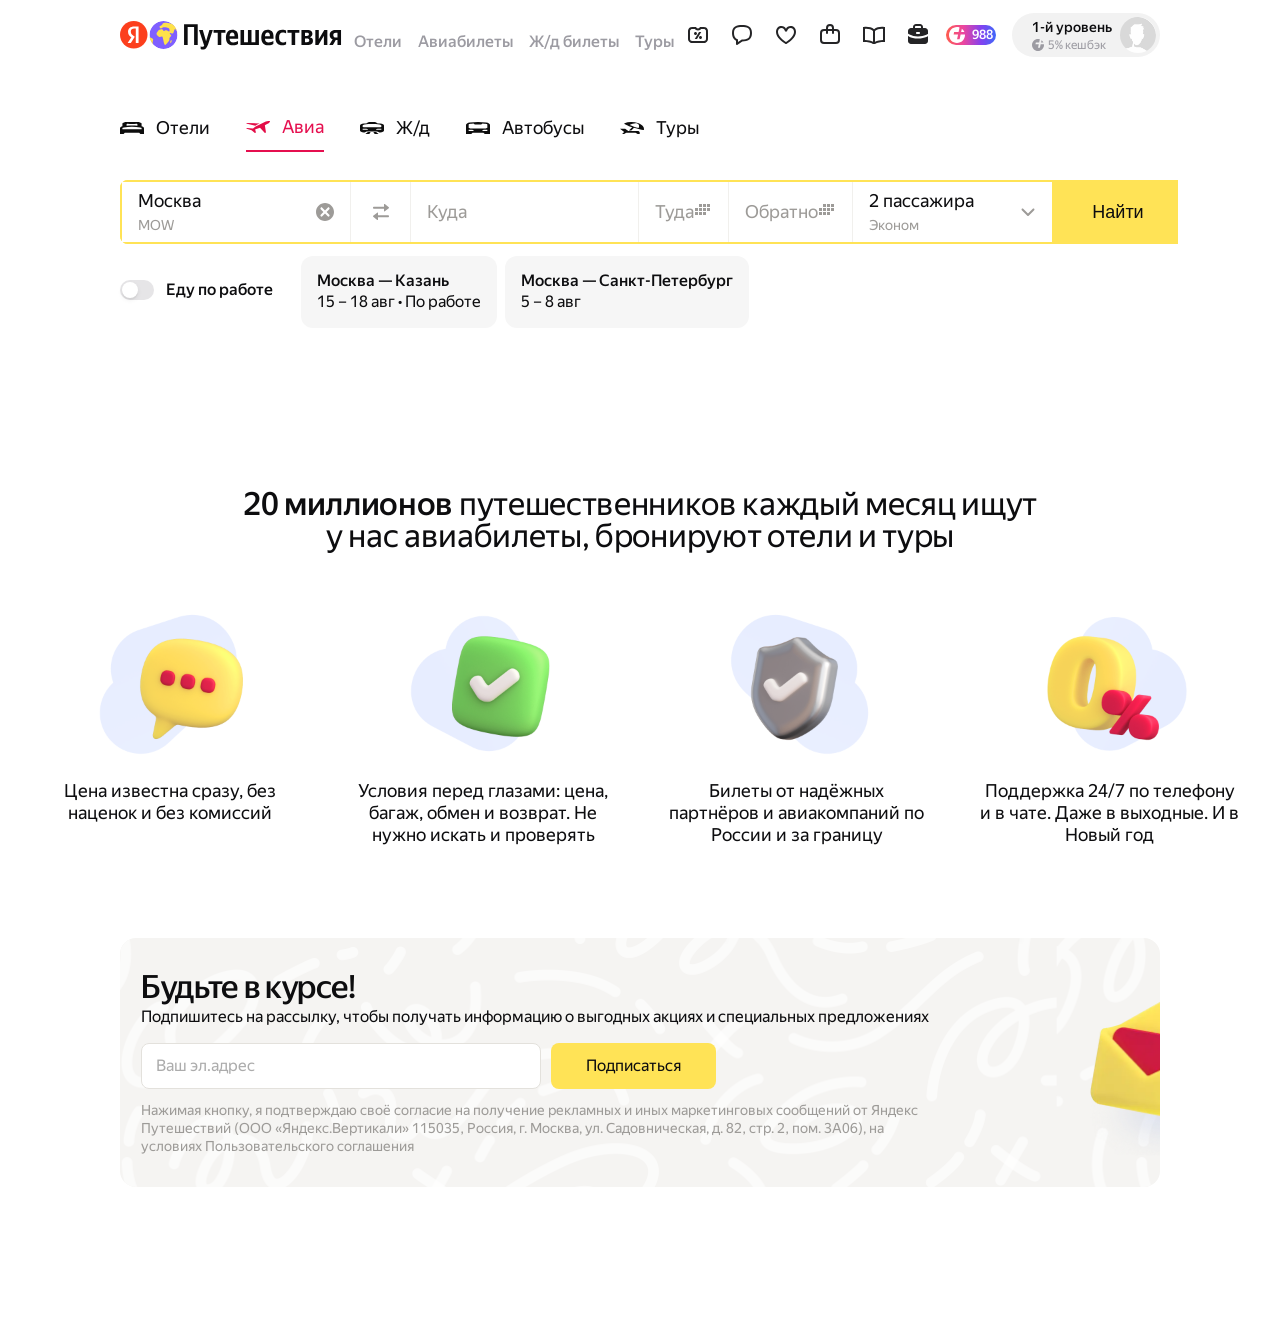
<file: form-4.html>
<!DOCTYPE html>
<html lang="ru">
<head>
  <meta charset="UTF-8">
  <meta http-equiv="Content-Type" content="text/html; charset=utf-8">
  <meta name="viewport" content="width=device-width, initial-scale=1, minimum-scale=0.7">
  <title>Авиабилеты — Яндекс Путешествия</title>
  <link rel="stylesheet" href="tokens.css">
  <link rel="stylesheet" href="components.css">
  <style>
    @font-face {
      font-family: 'YS Text';
      src: url('YSText-Regular.ttf') format('truetype');
      font-weight: 400; font-style: normal; font-display: swap;
    }
    @font-face {
      font-family: 'YS Text';
      src: url('YSText-Medium.ttf') format('truetype');
      font-weight: 500; font-style: normal; font-display: swap;
    }
    @font-face {
      font-family: 'YS Text';
      src: url('YSText-Bold.ttf') format('truetype');
      font-weight: 700; font-style: normal; font-display: swap;
    }
    @font-face {
      font-family: 'YS Display';
      src: url('YSDisplay-Regular.ttf') format('truetype');
      font-weight: 400; font-style: normal; font-display: swap;
    }
    @font-face {
      font-family: 'YS Display';
      src: url('YSDisplay-Medium.ttf') format('truetype');
      font-weight: 500; font-style: normal; font-display: swap;
    }

    * { margin: 0; padding: 0; box-sizing: border-box; }

    body {
      font-family: var(--font-family-text);
      background-color: var(--bg-fill-primary-color);
      color: var(--text-primary-color);
      -webkit-font-smoothing: antialiased;
      -moz-osx-font-smoothing: grayscale;
    }

    .page {
      width: 1440px;
      margin: 0 auto;
      background-color: var(--bg-fill-primary-color);
    }

    /* ===== HEADER BAR ===== */
    .header-bar {
      display: flex;
      align-items: center;
      justify-content: center;
      padding: var(--space-5) 120px;
      height: 70px;
      background-color: var(--bg-fill-primary-color);
    }

    .header-bar__content {
      display: flex;
      align-items: center;
      justify-content: space-between;
      flex: 1;
    }

    .header-bar__logo {
      display: flex;
      align-items: center;
      gap: 6px;
      text-decoration: none;
      flex-shrink: 0;
    }

    .header-bar__logo .logo-icons {
      display: flex;
      align-items: center;
    }

    .header-bar__logo .logo-yandex {
      width: 28px;
      height: 30px;
      position: relative;
    }

    .header-bar__logo .logo-yandex img {
      position: absolute;
      top: 50%;
      left: 50%;
      transform: translate(-50%, -50%);
      width: 28px;
      height: 30px;
    }

    .header-bar__logo .logo-sign {
      width: 29px;
      height: 30px;
      position: relative;
    }

    .header-bar__logo .logo-sign img {
      position: absolute;
      top: 50%;
      left: 50%;
      transform: translate(-50%, -50%);
      width: 29px;
      height: 30px;
    }

    .header-bar__logo .logo-text {
      height: 30px;
      display: flex;
      align-items: center;
    }

    .header-bar__logo .logo-text img {
      width: 159px;
      height: 30px;
    }

    .header-bar__nav {
      display: flex;
      align-items: flex-start;
      gap: var(--space-8);
      padding-top: 13px;
    }

    .header-bar__nav-link {
      font-family: var(--font-family-text);
      font-size: var(--font-title-t3-size);
      font-weight: var(--font-weight-medium);
      line-height: var(--font-title-t3-lineHeight);
      color: var(--text-secondary-color);
      text-decoration: none;
      white-space: nowrap;
      transition: color 0.2s ease;
    }

    .header-bar__nav-link:hover {
      color: var(--text-primary-color);
    }

    .header-bar__actions {
      display: flex;
      align-items: center;
      gap: var(--space-8);
      flex-shrink: 0;
    }

    .header-bar__icons {
      display: flex;
      align-items: center;
      gap: var(--space-10);
    }

    .header-bar__icon {
      width: 24px;
      height: 24px;
      flex-shrink: 0;
      cursor: pointer;
      opacity: 0.9;
      transition: opacity 0.2s ease;
    }

    .header-bar__icon:hover {
      opacity: 1;
    }

    .header-bar__plus-badge {
      display: flex;
      align-items: center;
      padding: 2px 3px;
      height: 20px;
      border-radius: 48px;
      background: linear-gradient(90deg, #ff5c4d 0%, #eb469f 35%, #8341ef 70%, #3f68f9 100%);
      flex-shrink: 0;
    }

    .header-bar__plus-badge-content {
      display: flex;
      align-items: center;
      gap: 7px;
    }

    .header-bar__plus-badge-glyph {
      width: 16px;
      height: 16px;
    }

    .header-bar__plus-badge-text {
      font-family: var(--font-family-text);
      font-size: 13px;
      font-weight: var(--font-weight-medium);
      line-height: 16px;
      color: var(--constant-white);
    }

    .header-bar__user {
      display: flex;
      align-items: center;
      background-color: var(--bg-button-secondary-color);
      border-radius: var(--border-radius-large-m);
      padding: var(--space-2) var(--space-2) var(--space-2) var(--space-4);
      cursor: pointer;
      flex-shrink: 0;
    }

    .header-bar__user-info {
      display: flex;
      flex-direction: column;
      gap: 2px;
      padding: 0 var(--space-4) 0 var(--space-6);
    }

    .header-bar__user-level {
      font-family: var(--font-family-text);
      font-size: var(--font-caption-c1-fat-size);
      font-weight: var(--font-weight-medium);
      line-height: var(--font-caption-c1-fat-lineHeight);
      color: var(--text-primary-color);
    }

    .header-bar__user-cashback {
      display: flex;
      align-items: center;
      gap: var(--space-2);
    }

    .header-bar__user-cashback-icon {
      width: 12px;
      height: 12px;
    }

    .header-bar__user-cashback-text {
      font-family: var(--font-family-text);
      font-size: var(--font-caption-c2-size);
      font-weight: var(--font-weight-regular);
      line-height: var(--font-caption-c2-lineHeight);
      color: var(--text-secondary-color);
    }

    .header-bar__user-avatar {
      width: 36px;
      height: 36px;
      border-radius: var(--border-radius-full);
      object-fit: cover;
    }

    /* ===== NAVIGATION TABS ===== */
    .nav-section {
      padding: 0 120px;
      margin-top: 30px;
    }

    .nav-section__inner {
      display: flex;
      flex-direction: column;
      gap: 28px;
    }

    .nav-tabs {
      display: flex;
      align-items: center;
      gap: 36px;
    }

    .nav-tab {
      display: flex;
      flex-direction: column;
      align-items: flex-start;
      cursor: pointer;
      text-decoration: none;
    }

    .nav-tab__inner {
      display: flex;
      align-items: center;
      gap: var(--space-6);
      height: 52px;
      padding: 12px 0 var(--space-4);
    }

    .nav-tab--active .nav-tab__inner {
      border-bottom: 2px solid #e50f4f;
    }

    .nav-tab__icon {
      width: 24px;
      height: 28px;
      flex-shrink: 0;
      display: flex;
      align-items: center;
      justify-content: center;
    }

    .nav-tab__icon img {
      width: 100%;
      height: 100%;
      object-fit: contain;
    }

    .nav-tab--active .nav-tab__icon img {
      filter: brightness(0) saturate(100%) invert(14%) sepia(95%) saturate(5709%) hue-rotate(338deg) brightness(91%) contrast(95%);
    }

    .nav-tab__label {
      font-family: var(--font-family-text);
      font-size: var(--font-body-b2-size);
      font-weight: var(--font-weight-regular);
      line-height: var(--font-body-b2-lineHeight);
      color: var(--text-primary-color);
      white-space: nowrap;
    }

    .nav-tab--active .nav-tab__label {
      color: #e50f4f;
    }

    /* ===== AVIA SEARCH FORM ===== */
    .search-area { display: flex; flex-direction: column; gap: var(--space-6); }
    .avia-form { display: flex; align-items: flex-end; background-color: #ffe356; border-radius: var(--border-radius-small-m); overflow: visible; width: 100%; position: relative; }
    .avia-form__fields { display: flex; align-items: stretch; flex: 1; border: 2px solid #ffe356; border-radius: var(--border-radius-small-m); overflow: visible; }
    .avia-form__field { display: flex; flex-direction: column; justify-content: center; background-color: var(--bg-fill-primary-color); padding: 6px 16px; height: 60px; cursor: pointer; position: relative; }
    .avia-form__field--from { width: 228px; }
    .avia-form__field--to { width: 228px; border-left: 1px solid #f1f0ed; }
    .avia-form__field--date { flex: 1; border-left: 1px solid #f1f0ed; }
    .avia-form__field--return { flex: 1; border-left: 1px solid #f1f0ed; }
    .avia-form__field--passengers { width: 200px; border-left: 1px solid #f1f0ed; }
    .avia-form__field-row { display: flex; align-items: center; justify-content: space-between; width: 100%; }
    .avia-form__field-content { display: flex; flex-direction: column; gap: 4px; flex: 1; min-width: 0; }
    .avia-form__field-label { font-size: 14px; line-height: 18px; color: #9d9b98; }
    .avia-form__field-value { font-size: 18px; line-height: 22px; color: var(--text-primary-color); white-space: nowrap; overflow: hidden; text-overflow: ellipsis; }
    .avia-form__field-sub { font-size: 14px; line-height: 18px; color: #9d9b98; }
    .avia-form__field-placeholder { font-size: 18px; line-height: 22px; color: #9d9b98; }
    .avia-form__field-icon { width: 18px; height: 18px; flex-shrink: 0; cursor: pointer; }
    .avia-form__field-clear { width: 18px; height: 18px; flex-shrink: 0; cursor: pointer; transition: opacity 0.15s; }
    .avia-form__field-clear:hover { opacity: 0.7; }
    .avia-form__field-filled { display: flex; align-items: center; justify-content: space-between; width: 100%; }
    .avia-form__field-texts { display: flex; flex-direction: column; gap: 4px; flex: 1; min-width: 0; }
    .avia-form__field-chevron { width: 16px; height: 16px; flex-shrink: 0; }
    .avia-form__city-input { border: none; outline: none; background: transparent; font-family: inherit; font-size: 18px; line-height: 22px; color: var(--text-primary-color); width: 100%; padding: 0; }
    .avia-form__city-input::placeholder { color: #9d9b98; }
    .avia-form__swap { display: flex; align-items: center; justify-content: center; width: 60px; background-color: var(--bg-fill-primary-color); padding: 0 16px; cursor: pointer; flex-shrink: 0; border-left: 1px solid #f1f0ed; }
    .avia-form__swap-icon { width: 16px; height: 16px; }
    .avia-form__submit { display: flex; align-items: center; justify-content: center; width: 124px; background-color: #ffe356; cursor: pointer; flex-shrink: 0; padding: 21px 26px 21px 30px; border: none; transition: opacity 0.2s, transform 0.1s; }
    .avia-form__submit:hover { opacity: 0.85; }
    .avia-form__submit:active { transform: scale(0.98); }
    .avia-form__submit-text { font-size: 18px; line-height: 22px; color: var(--text-primary-color); text-align: center; white-space: nowrap; }

    /* ===== CITY DROPDOWN ===== */
    .city-dropdown { position: absolute; top: 100%; left: 0; width: 450px; background: #fff; border-radius: 4px; box-shadow: 0 0 2px rgba(157,157,149,0.3), 0 4px 12px -4px rgba(157,157,149,0.35); z-index: 100; display: none; overflow: hidden; margin-top: 2px; }
    .city-dropdown.is-open { display: block; }
    .city-dropdown__toggle-row { display: flex; align-items: center; gap: 16px; padding: 9px 12px 9px 20px; border-bottom: 1px solid rgba(51,51,51,0.1); cursor: pointer; }
    .city-dropdown__toggle-icon { width: 16px; height: 16px; flex-shrink: 0; }
    .city-dropdown__toggle-text { flex: 1; display: flex; flex-direction: column; gap: 2px; }
    .city-dropdown__toggle-title { font-size: 16px; line-height: 20px; color: var(--text-primary-color); }
    .city-dropdown__toggle-sub { font-size: 14px; line-height: 18px; color: #9d9b98; }
    .city-dropdown__toggle-switch { width: 42px; height: 28px; border-radius: 14px; background: #ededee; position: relative; cursor: pointer; flex-shrink: 0; transition: background 0.2s; }
    .city-dropdown__toggle-switch.is-on { background: #ffe356; }
    .city-dropdown__toggle-knob { width: 24px; height: 24px; border-radius: 50%; background: #fff; position: absolute; top: 2px; left: 2px; transition: left 0.2s; box-shadow: 0 2px 4px rgba(0,0,0,0.15), 0 0 1px rgba(0,0,0,0.1); }
    .city-dropdown__toggle-switch.is-on .city-dropdown__toggle-knob { left: 16px; }
    .city-dropdown__section { padding: 8px 20px; background: #f5f4f2; border-top: 1px solid #e3e1dc; border-bottom: 1px solid #e3e1dc; font-size: 14px; line-height: 18px; color: var(--text-primary-color); }
    .city-dropdown__section--highlight { background: #fff8db; }
    .city-dropdown__section--highlight,
    .city-dropdown__item[data-history="1"] { display: none !important; }
    .city-dropdown__item { display: flex; align-items: center; gap: 16px; padding: 9px 20px; border-bottom: 1px solid rgba(51,51,51,0.1); cursor: pointer; transition: background 0.1s; }
    .city-dropdown__item:hover { background: #f5f5f5; }
    .city-dropdown__item-icon { width: 16px; height: 16px; flex-shrink: 0; opacity: 0.5; }
    .city-dropdown__item-text { flex: 1; display: flex; flex-direction: column; }
    .city-dropdown__item-name { font-size: 16px; line-height: 20px; color: #333; }
    .city-dropdown__item-detail { font-size: 14px; line-height: 18px; color: #9d9b98; }
    .city-dropdown__item--simple { display: flex; flex-direction: column; padding: 18px 20px; border-bottom: 1px solid rgba(51,51,51,0.1); cursor: pointer; transition: background 0.1s; }
    .city-dropdown__item--simple:hover { background: #f5f5f5; }

    /* ===== CALENDAR DROPDOWN ===== */
    .calendar-dropdown { position: absolute; top: 100%; left: 456px; width: 540px; height: 458px; background: #fff; border-radius: 4px; box-shadow: 0 0 2px rgba(157,157,149,0.3), 0 4px 12px -4px rgba(157,157,149,0.35); z-index: 100; display: none; overflow: hidden; margin-top: 2px; }
    .calendar-dropdown.is-open { display: flex; }
    .calendar__months { width: 128px; display: flex; flex-direction: column; padding-top: 8px; overflow-y: auto; flex-shrink: 0; }
    .calendar__month-btn { padding: 8px 16px; font-size: 14px; line-height: 18px; color: var(--text-primary-color); cursor: pointer; border: none; background: none; text-align: left; font-family: inherit; transition: background 0.1s; white-space: nowrap; }
    .calendar__month-btn:hover { background: #f5f5f5; }
    .calendar__month-btn.is-active { font-weight: 500; }
    .calendar__grid { flex: 1; overflow-y: auto; padding: 0 16px; }
    .calendar__weekdays { display: grid; grid-template-columns: repeat(7, 1fr); padding: 16px 0 8px; position: sticky; top: 0; background: #fff; z-index: 1; }
    .calendar__weekday { font-size: 14px; line-height: 18px; color: var(--text-primary-color); text-align: center; font-weight: 500; }
    .calendar__weekday--weekend { color: #e50f4f; }
    .calendar__month-title { font-size: 14px; line-height: 18px; color: var(--text-primary-color); padding: 12px 0 8px; }
    .calendar__days { display: grid; grid-template-columns: repeat(7, 1fr); }
    .calendar__day { display: flex; flex-direction: column; align-items: center; justify-content: flex-start; padding: 6px 0; height: 46px; cursor: pointer; border-radius: 4px; transition: background 0.1s; font-size: 14px; line-height: 18px; }
    .calendar__day:hover { background: #f5f5f5; }
    .calendar__day--empty { cursor: default; }
    .calendar__day--empty:hover { background: transparent; }
    .calendar__day--selected { background: #ffe356; }
    .calendar__day--selected:hover { background: #ffe356; }
    .calendar__day--range { background: #fff8db; }
    .calendar__day-num { font-size: 14px; line-height: 18px; }
    .calendar__day-price { font-size: 10px; line-height: 12px; color: #9d9b98; white-space: nowrap; }

    /* ===== PASSENGERS DROPDOWN ===== */
    .passengers-dropdown { position: absolute; top: 100%; right: 124px; width: 320px; background: #fff; border-radius: 4px; box-shadow: 0 0 2px rgba(157,157,149,0.3), 0 4px 12px -4px rgba(157,157,149,0.35); z-index: 100; display: none; padding: 20px; margin-top: 2px; }
    .passengers-dropdown.is-open { display: flex; flex-direction: column; gap: 20px; }
    .pax-row { display: flex; align-items: center; justify-content: space-between; }
    .pax-label { display: flex; flex-direction: column; gap: 6px; }
    .pax-label__title { font-size: 16px; line-height: 20px; color: #0d0d0d; }
    .pax-label__sub { font-size: 14px; line-height: 18px; color: #9d9b98; }
    .pax-spinner { display: flex; align-items: center; gap: 0; width: 138px; height: 44px; position: relative; justify-content: space-between; }
    .pax-spinner__btn { width: 44px; height: 44px; border-radius: 50px; background: #f1f0ed; border: none; cursor: pointer; display: flex; align-items: center; justify-content: center; font-size: 18px; line-height: 1; color: #0d0d0d; transition: background 0.15s; flex-shrink: 0; }
    .pax-spinner__btn:hover { background: #e3e1dc; }
    .pax-spinner__btn:disabled { cursor: default; background: #f1f0ed; }
    .pax-spinner__btn:disabled .pax-spinner__minus-line { background: #9d9b98; }
    .pax-spinner__val { font-size: 18px; font-weight: 700; line-height: 22px; color: #0d0d0d; text-align: center; width: 26px; flex-shrink: 0; }
    .pax-spinner__minus-line { width: 8px; height: 2px; background: #0d0d0d; border-radius: 2px; }
    .pax-spinner__plus { position: relative; width: 16px; height: 16px; }
    .pax-spinner__plus::before, .pax-spinner__plus::after { content: ''; position: absolute; background: #0d0d0d; border-radius: 2px; }
    .pax-spinner__plus::before { width: 2px; height: 10px; top: 3px; left: 7px; }
    .pax-spinner__plus::after { width: 10px; height: 2px; top: 7px; left: 3px; }
    .pax-radio { display: flex; height: 44px; background: #f1f0ed; border-radius: 8px; padding: 1px; }
    .pax-radio__btn { flex: 1; height: 42px; border: none; background: transparent; border-radius: 7px; font-family: inherit; font-size: 16px; line-height: 20px; color: #0d0d0d; cursor: pointer; transition: background 0.15s, box-shadow 0.15s; }
    .pax-radio__btn.is-active { background: #fff; box-shadow: 0 0 2px rgba(157,157,149,0.3), 0 4px 12px rgba(157,157,149,0.35); }

    /* ===== B2B INLINE TOGGLE ===== */
    .search-area__bottom { display: flex; align-items: flex-start; justify-content: flex-start; width: 100%; gap: 28px; }
    .b2b-toggle { display: flex; align-items: center; gap: 12px; padding: 24px 0; cursor: pointer; flex-shrink: 0; user-select: none; }
    .b2b-toggle__label { font-family: var(--font-family-text); font-size: 16px; font-weight: 500; line-height: 18px; color: var(--text-primary-color); white-space: nowrap; }
    .b2b-toggle__switch { width: 34px; height: 20px; border-radius: var(--border-radius-full, 40px); background: var(--bg-line, #ededee); position: relative; cursor: pointer; flex-shrink: 0; transition: background 0.2s ease; }
    .b2b-toggle__switch.is-on { background: var(--constant-black, #000); }
    .b2b-toggle__knob { width: 16px; height: 16px; border-radius: 50%; background: var(--constant-white, #fff); position: absolute; top: 2px; left: 2px; transition: left 0.2s ease; box-shadow: var(--shadow-toggle-knob, 0 1px 3px rgba(0,0,0,0.2), 0 0 1px rgba(0,0,0,0.1)); }
    .b2b-toggle__switch.is-on .b2b-toggle__knob { left: 16px; }

    /* ===== PROMO CARDS ===== */
    .promo-cards {
      display: flex;
      gap: var(--space-4);
    }

    .promo-card {
      display: flex;
      align-items: center;
      justify-content: center;
      padding: var(--space-8);
      border-radius: var(--border-radius-small-xl);
      background-color: #f6f6f6;
      cursor: pointer;
      transition: box-shadow 0.2s ease;
    }

    .promo-card:hover {
      background-color: #ebebeb;
    }

    .promo-card__content {
      display: flex;
      flex-direction: column;
      gap: 2px;
    }

    .promo-card__route {
      font-family: var(--font-family-text);
      font-size: var(--font-body-b3-size);
      font-weight: var(--font-weight-medium);
      line-height: 18px;
      color: var(--text-primary-color);
      white-space: nowrap;
    }

    .promo-card__dates {
      font-family: var(--font-family-text);
      font-size: var(--font-body-b3-size);
      font-weight: var(--font-weight-regular);
      line-height: var(--font-body-b3-lineHeight);
      color: var(--text-primary-color);
    }

    /* ===== INFO SECTION ===== */
    .info-section {
      padding: 0 120px;
      margin-top: 160px;
    }

    .info-section__inner {
      display: flex;
      flex-direction: column;
      gap: 40px;
      align-items: center;
    }

    .info-section__label {
      width: 800px;
      text-align: center;
      font-family: var(--font-family-text);
      font-size: var(--font-headline-h1-size);
      font-weight: var(--font-weight-regular);
      line-height: var(--font-headline-h1-lineHeight);
      color: var(--text-primary-color);
      letter-spacing: -0.32px;
    }

    .info-section__label strong {
      font-weight: var(--font-weight-medium);
    }

    .info-cards {
      display: flex;
      justify-content: space-between;
      width: 1200px;
    }

    .info-card {
      display: flex;
      flex-direction: column;
      align-items: center;
      gap: var(--space-4);
    }

    .info-card__illustration {
      width: 220px;
      height: 180px;
      overflow: hidden;
      display: flex;
      align-items: center;
      justify-content: center;
    }

    .info-card__illustration img {
      width: 158px;
      height: 158px;
      object-fit: contain;
    }

    .info-card__text {
      width: 260px;
      text-align: center;
      font-family: var(--font-family-text);
      font-size: var(--font-body-b2-size);
      font-weight: var(--font-weight-regular);
      line-height: var(--font-body-b2-lineHeight);
      color: var(--text-primary-color);
    }

    /* ===== NEWSLETTER BANNER ===== */
    .newsletter {
      padding: 0 120px;
      margin-top: 92px;
      padding-bottom: 152px;
    }

    .newsletter__card {
      display: flex;
      align-items: center;
      gap: 78px;
      padding: 12px 21px;
      border-radius: var(--border-radius-medium-s);
      position: relative;
      overflow: hidden;
      background-color: #f5f4f2;
    }

    .newsletter__bg {
      position: absolute;
      inset: 0;
      border-radius: var(--border-radius-medium-s);
      overflow: hidden;
    }

    .newsletter__bg img {
      width: 100%;
      height: 100%;
      object-fit: cover;
    }

    .newsletter__content {
      display: flex;
      flex-direction: column;
      gap: var(--space-6);
      position: relative;
      z-index: 1;
    }

    .newsletter__text-block {
      display: flex;
      flex-direction: column;
      gap: var(--space-8);
    }

    .newsletter__text-group {
      display: flex;
      flex-direction: column;
      gap: var(--space-2);
    }

    .newsletter__title {
      font-family: var(--font-family-display);
      font-size: var(--font-headline-h1-size);
      font-weight: var(--font-weight-medium);
      line-height: var(--font-headline-h1-lineHeight);
      color: var(--text-primary-color);
      letter-spacing: -0.32px;
      width: 800px;
    }

    .newsletter__description {
      font-family: var(--font-family-text);
      font-size: var(--font-body-b3-size);
      font-weight: var(--font-weight-regular);
      line-height: var(--font-body-b3-lineHeight);
      color: var(--text-primary-color);
      width: 800px;
    }

    .newsletter__form {
      display: flex;
      gap: var(--space-5);
    }

    .newsletter__input {
      display: flex;
      align-items: center;
      padding: var(--space-6) var(--space-7);
      width: 400px;
      border: 1px solid #e3e1dc;
      border-radius: var(--border-radius-small-m);
      background-color: var(--bg-fill-primary-color);
      font-family: var(--font-family-text);
      font-size: var(--font-body-b3-size);
      font-weight: var(--font-weight-regular);
      line-height: var(--font-body-b3-lineHeight);
      color: var(--text-primary-color);
      outline: none;
    }

    .newsletter__input::placeholder {
      color: #acacac;
    }

    .newsletter__input:focus {
      border-color: var(--text-primary-color);
    }

    .newsletter__button {
      display: flex;
      align-items: center;
      justify-content: center;
      padding: var(--space-6) 35px;
      background-color: #ffe356;
      border-radius: var(--border-radius-small-m);
      border: none;
      cursor: pointer;
      font-family: var(--font-family-text);
      font-size: var(--font-body-b3-size);
      font-weight: var(--font-weight-regular);
      line-height: var(--font-body-b3-lineHeight);
      color: var(--text-primary-color);
      white-space: nowrap;
      transition: background-color 0.2s ease, transform 0.1s ease;
    }

    .newsletter__button:hover {
      opacity: 0.85;
    }

    .newsletter__button:active {
      transform: scale(0.98);
    }

    .newsletter__legal {
      font-family: var(--font-family-text);
      font-size: var(--font-caption-c1-size);
      font-weight: var(--font-weight-regular);
      line-height: var(--font-caption-c1-lineHeight);
      color: #9d9b98;
      width: 800px;
    }

    .newsletter__image {
      width: 280px;
      height: 225px;
      flex-shrink: 0;
      position: relative;
      z-index: 1;
    }

    .newsletter__image img {
      width: 100%;
      height: 100%;
      object-fit: contain;
    }

    /* ===== RESPONSIVE ===== */
    @media (max-width: 1440px) {
      .page { width: 100%; }
    }
  </style>
<!-- Yandex.Metrika counter -->
<script type="text/javascript">
    (function(m,e,t,r,i,k,a){
        m[i]=m[i]||function(){(m[i].a=m[i].a||[]).push(arguments)};
        m[i].l=1*new Date();
        for (var j = 0; j < document.scripts.length; j++) {if (document.scripts[j].src === r) { return; }}
        k=e.createElement(t),a=e.getElementsByTagName(t)[0],k.async=1,k.src=r,a.parentNode.insertBefore(k,a)
    })(window, document,'script','https://mc.yandex.ru/metrika/tag.js?id=107736508', 'ym');

    ym(107736508, 'init', {ssr:true, webvisor:true, clickmap:true, ecommerce:"dataLayer", referrer: document.referrer, url: location.href, accurateTrackBounce:true, trackLinks:true});
</script>
<noscript><div><img src="https://mc.yandex.ru/watch/107736508" style="position:absolute; left:-9999px;" alt="" /></div></noscript>
<!-- /Yandex.Metrika counter -->
</head>
<body>
  <div class="page">

    <!-- HEADER BAR -->
    <div class="header-bar">
      <div class="header-bar__content">
        <a href="form-3.html" class="header-bar__logo">
          <div class="logo-icons">
            <div class="logo-yandex">
              <img src="logo-yandex.svg" width="28" height="30" alt="Яндекс">
            </div>
            <div class="logo-sign">
              <img src="logo-sign.svg" width="29" height="30" alt="">
            </div>
          </div>
          <div class="logo-text">
            <img src="logo-text.svg" width="159" height="30" alt="Путешествия">
          </div>
        </a>

        <nav class="header-bar__nav">
          <a href="#" class="header-bar__nav-link">Отели</a>
          <a href="form-3.html" class="header-bar__nav-link">Авиабилеты</a>
          <a href="#" class="header-bar__nav-link">Ж/д билеты</a>
          <a href="#" class="header-bar__nav-link">Туры</a>
        </nav>

        <div class="header-bar__actions">
          <div class="header-bar__icons">
            <img src="Discount.svg" alt="" class="header-bar__icon">
            <img src="MessageOutline.svg" alt="" class="header-bar__icon">
            <img src="HeartOutline.svg" alt="" class="header-bar__icon">
            <img src="Orders.svg" alt="" class="header-bar__icon">
            <img src="Book.svg" alt="" class="header-bar__icon">
            <img src="BriefCaseB2BFilled.svg" alt="" class="header-bar__icon">
          </div>

          <div class="header-bar__plus-badge">
            <div class="header-bar__plus-badge-content">
              <img src="plus-badge-glyph.svg" alt="" class="header-bar__plus-badge-glyph">
              <span class="header-bar__plus-badge-text">988</span>
            </div>
          </div>

          <div class="header-bar__user">
            <div class="header-bar__user-info">
              <span class="header-bar__user-level">1-й уровень</span>
              <div class="header-bar__user-cashback">
                <img src="cashback-icon.svg" alt="" class="header-bar__user-cashback-icon">
                <span class="header-bar__user-cashback-text">5% кешбэк</span>
              </div>
            </div>
            <img src="user-avatar.png" alt="" class="header-bar__user-avatar">
          </div>
        </div>
      </div>
    </div>

    <!-- NAVIGATION + SEARCH -->
    <div class="nav-section">
      <div class="nav-section__inner">

        <!-- Navigation Tabs -->
        <nav class="nav-tabs">
          <a href="#" class="nav-tab">
            <div class="nav-tab__inner">
              <div class="nav-tab__icon">
                <img src="nav-hotel.svg" alt="">
              </div>
              <span class="nav-tab__label">Отели</span>
            </div>
          </a>
          <a href="#" class="nav-tab nav-tab--active">
            <div class="nav-tab__inner">
              <div class="nav-tab__icon">
                <img src="nav-plane.svg" alt="">
              </div>
              <span class="nav-tab__label">Авиа</span>
            </div>
          </a>
          <a href="#" class="nav-tab">
            <div class="nav-tab__inner">
              <div class="nav-tab__icon">
                <img src="nav-rail.svg" alt="">
              </div>
              <span class="nav-tab__label">Ж/д</span>
            </div>
          </a>
          <a href="#" class="nav-tab">
            <div class="nav-tab__inner">
              <div class="nav-tab__icon">
                <img src="nav-bus.svg" alt="">
              </div>
              <span class="nav-tab__label">Автобусы</span>
            </div>
          </a>
          <a href="#" class="nav-tab">
            <div class="nav-tab__inner">
              <div class="nav-tab__icon">
                <img src="nav-tours.svg" alt="">
              </div>
              <span class="nav-tab__label">Туры</span>
            </div>
          </a>
        </nav>

        <!-- Search Form + Promo -->
        <div class="search-area">

          <!-- Avia Search Form -->
          <div class="avia-form" id="aviaForm">
            <div class="avia-form__fields">
              <!-- Откуда -->
              <div class="avia-form__field avia-form__field--from" id="fieldFrom" data-field="from">
                <div class="avia-form__field-filled" id="fromFilled">
                  <div class="avia-form__field-texts">
                    <span class="avia-form__field-value" id="fromValue">Москва</span>
                    <span class="avia-form__field-sub" id="fromCode">MOW</span>
                  </div>
                  <img src="clear-field.svg" alt="" class="avia-form__field-clear" data-clear="from">
                </div>
                <div id="fromEmpty" style="display:none">
                  <input type="text" class="avia-form__city-input" id="fromInput" placeholder="Откуда" autocomplete="off">
                </div>
              </div>

              <!-- Swap -->
              <div class="avia-form__swap" id="swapBtn">
                <img src="icon-swap.svg" alt="" class="avia-form__swap-icon">
              </div>

              <!-- Куда -->
              <div class="avia-form__field avia-form__field--to" id="fieldTo" data-field="to">
                <div class="avia-form__field-filled" id="toFilled" style="display:none">
                  <div class="avia-form__field-texts">
                    <span class="avia-form__field-value" id="toValue">Сочи</span>
                    <span class="avia-form__field-sub" id="toCode">AER</span>
                  </div>
                  <img src="clear-field.svg" alt="" class="avia-form__field-clear" data-clear="to">
                </div>
                <div id="toEmpty">
                  <input type="text" class="avia-form__city-input" id="toInput" placeholder="Куда" autocomplete="off">
                </div>
              </div>

              <!-- Туда -->
              <div class="avia-form__field avia-form__field--date" id="fieldDate" data-field="date">
                <div class="avia-form__field-filled" id="dateFilled" style="display:none">
                  <div class="avia-form__field-texts">
                    <span class="avia-form__field-label">Туда</span>
                    <span class="avia-form__field-value" id="dateValue">15 августа</span>
                  </div>
                  <img src="clear-field.svg" alt="" class="avia-form__field-clear" data-clear="date">
                </div>
                <div class="avia-form__field-row" id="dateEmpty">
                  <span class="avia-form__field-placeholder">Туда</span>
                  <img src="icon-calendar.svg" alt="" class="avia-form__field-icon">
                </div>
              </div>

              <!-- Обратно -->
              <div class="avia-form__field avia-form__field--return" id="fieldReturn" data-field="return">
                <div class="avia-form__field-filled" id="returnFilled" style="display:none">
                  <div class="avia-form__field-texts">
                    <span class="avia-form__field-label">Обратно</span>
                    <span class="avia-form__field-value" id="returnValue">15 августа</span>
                  </div>
                  <img src="clear-field.svg" alt="" class="avia-form__field-clear" data-clear="return">
                </div>
                <div class="avia-form__field-row" id="returnEmpty">
                  <span class="avia-form__field-placeholder">Обратно</span>
                  <img src="icon-calendar.svg" alt="" class="avia-form__field-icon">
                </div>
              </div>

              <!-- Пассажиры -->
              <div class="avia-form__field avia-form__field--passengers">
                <div class="avia-form__field-row">
                  <div class="avia-form__field-content">
                    <span class="avia-form__field-value">2 пассажира</span>
                    <span class="avia-form__field-sub">Эконом</span>
                  </div>
                  <img src="icon-chevron-down.svg" alt="" class="avia-form__field-chevron">
                </div>
              </div>
            </div>

            <!-- Найти -->
            <button class="avia-form__submit" id="submitBtn">
              <span class="avia-form__submit-text">Найти</span>
            </button>

            <!-- City Dropdown -->
            <div class="city-dropdown" id="cityDropdown">
            <div class="city-dropdown__section city-dropdown__section--highlight">Вы искали</div>
            <div class="city-dropdown__item" data-city="Казань" data-code="KZN" data-history="1" data-date="15 августа" data-return="18 августа" data-pax="2">
              <img src="Watch.svg" alt="" class="city-dropdown__item-icon">
              <div class="city-dropdown__item-text">
                <span class="city-dropdown__item-name">Казань</span>
                <span class="city-dropdown__item-detail">15 - 18 авг  •  2 гостя</span>
              </div>
            </div>
            <div class="city-dropdown__item" data-city="Санкт-Петербург" data-code="LED" data-history="1" data-date="5 августа" data-return="8 августа" data-pax="2">
              <img src="Watch.svg" alt="" class="city-dropdown__item-icon">
              <div class="city-dropdown__item-text">
                <span class="city-dropdown__item-name">Санкт-Петербург</span>
                <span class="city-dropdown__item-detail">5 - 8 авг  •  2 гостя</span>
              </div>
            </div>
            <div class="city-dropdown__section">Регион</div>
            <div class="city-dropdown__item--simple" data-city="Москва" data-code="MOW">
              <span class="city-dropdown__item-name">Москва</span>
            </div>
            <div class="city-dropdown__item--simple" data-city="Сочи" data-code="AER">
              <span class="city-dropdown__item-name">Сочи</span>
              <span class="city-dropdown__item-detail">Краснодарский край</span>
            </div>
            <div class="city-dropdown__item--simple" data-city="Ростов-на-Дону" data-code="ROV">
              <span class="city-dropdown__item-name">Ростов-на-Дону</span>
              <span class="city-dropdown__item-detail">Ростовская область</span>
            </div>
          </div>

          <!-- Calendar Dropdown -->
          <div class="calendar-dropdown" id="calendarDropdown">
            <div class="calendar__months" id="calMonths"></div>
            <div class="calendar__grid" id="calGrid"></div>
          </div>

          <!-- Passengers Dropdown -->
          <div class="passengers-dropdown" id="passengersDropdown">
            <div class="pax-row">
              <div class="pax-label">
                <span class="pax-label__title">Взрослые</span>
                <span class="pax-label__sub">от 18 лет</span>
              </div>
              <div class="pax-spinner" data-pax="adults">
                <button class="pax-spinner__btn pax-spinner__btn--minus" data-dir="-1"><span class="pax-spinner__minus-line"></span></button>
                <span class="pax-spinner__val">2</span>
                <button class="pax-spinner__btn pax-spinner__btn--plus" data-dir="1"><span class="pax-spinner__plus"></span></button>
              </div>
            </div>
            <div class="pax-row">
              <div class="pax-label">
                <span class="pax-label__title">Дети</span>
                <span class="pax-label__sub">от 2 до 12 лет</span>
              </div>
              <div class="pax-spinner" data-pax="children">
                <button class="pax-spinner__btn pax-spinner__btn--minus" data-dir="-1" disabled><span class="pax-spinner__minus-line"></span></button>
                <span class="pax-spinner__val">0</span>
                <button class="pax-spinner__btn pax-spinner__btn--plus" data-dir="1"><span class="pax-spinner__plus"></span></button>
              </div>
            </div>
            <div class="pax-row">
              <div class="pax-label">
                <span class="pax-label__title">Младенцы</span>
                <span class="pax-label__sub">до 2 лет (без места)</span>
              </div>
              <div class="pax-spinner" data-pax="infants">
                <button class="pax-spinner__btn pax-spinner__btn--minus" data-dir="-1" disabled><span class="pax-spinner__minus-line"></span></button>
                <span class="pax-spinner__val">0</span>
                <button class="pax-spinner__btn pax-spinner__btn--plus" data-dir="1"><span class="pax-spinner__plus"></span></button>
              </div>
            </div>
            <div class="pax-radio">
              <button class="pax-radio__btn is-active" data-class="economy">Эконом</button>
              <button class="pax-radio__btn" data-class="business">Бизнес</button>
            </div>
          </div>

          </div>

          <!-- Bottom row: B2B Toggle + Promo Cards -->
          <div class="search-area__bottom">
            <!-- B2B inline toggle -->
            <div class="b2b-toggle" id="b2bInlineToggle">
              <div class="b2b-toggle__switch" id="b2bToggle">
                <div class="b2b-toggle__knob"></div>
              </div>
              <span class="b2b-toggle__label">Еду по работе</span>
            </div>

            <!-- Promo Cards -->
            <div class="promo-cards">
              <div class="promo-card" data-from="Москва" data-from-code="MOW" data-to="Казань" data-to-code="KZN" data-dates="15 – 18 авг" data-work="1">
                <div class="promo-card__content">
                  <span class="promo-card__route">Москва — Казань</span>
                  <span class="promo-card__dates">15 – 18 авг • По работе</span>
                </div>
              </div>
              <div class="promo-card" data-from="Москва" data-from-code="MOW" data-to="Санкт-Петербург" data-to-code="LED" data-dates="5 – 8 авг">
                <div class="promo-card__content">
                  <span class="promo-card__route">Москва — Санкт-Петербург</span>
                  <span class="promo-card__dates">5 – 8 авг</span>
                </div>
              </div>
            </div>
          </div>

        </div>
      </div>
    </div>

    <!-- INFO SECTION -->
    <div class="info-section">
      <div class="info-section__inner">
        <div class="info-section__label">
          <strong>20 миллионов</strong> путешественников каждый месяц ищут у нас авиабилеты, бронируют отели и туры
        </div>

        <div class="info-cards">
          <div class="info-card">
            <div class="info-card__illustration">
              <img src="ill-zeroprice.png" alt="">
            </div>
            <div class="info-card__text">Цена известна сразу, без наценок и без комиссий</div>
          </div>
          <div class="info-card">
            <div class="info-card__illustration">
              <img src="ill-success.png" alt="">
            </div>
            <div class="info-card__text">Условия перед глазами: цена, багаж, обмен и возврат. Не нужно искать и проверять</div>
          </div>
          <div class="info-card">
            <div class="info-card__illustration">
              <img src="ill-protect.png" alt="">
            </div>
            <div class="info-card__text">Билеты от надёжных партнёров и авиакомпаний по России и за границу</div>
          </div>
          <div class="info-card">
            <div class="info-card__illustration">
              <img src="ill-chat.png" alt="">
            </div>
            <div class="info-card__text">Поддержка 24/7 по телефону и в чате. Даже в выходные. И в Новый год</div>
          </div>
        </div>
      </div>
    </div>

    <!-- NEWSLETTER BANNER -->
    <div class="newsletter">
      <div class="newsletter__card">
        <div class="newsletter__bg">
          <img src="banner-bg.png" alt="">
        </div>
        <div class="newsletter__content">
          <div class="newsletter__text-block">
            <div class="newsletter__text-group">
              <div class="newsletter__title">Будьте в курсе!</div>
              <div class="newsletter__description">Подпишитесь на рассылку, чтобы получать информацию о выгодных акциях и специальных предложениях</div>
            </div>
            <div class="newsletter__form">
              <input type="email" class="newsletter__input" placeholder="Ваш эл.адрес">
              <button class="newsletter__button">Подписаться</button>
            </div>
          </div>
          <div class="newsletter__legal">Нажимая кнопку, я подтверждаю своё согласие на получение рекламных и иных маркетинговых сообщений от Яндекс Путешествий (ООО «Яндекс.Вертикали» 115035, Россия, г. Москва, ул. Садовническая, д. 82, стр. 2, пом. 3А06), на условиях Пользовательского соглашения</div>
        </div>
        <div class="newsletter__image">
          <img src="banner-envelope.png" alt="">
        </div>
      </div>
    </div>

  </div>

<script>
(function() {
  const state = { activeField: null, calendarMode: null };

  const MONTHS_RU = ['Январь','Февраль','Март','Апрель','Май','Июнь','Июль','Август','Сентябрь','Октябрь','Ноябрь','Декабрь'];
  const MONTHS_RU_GEN = ['января','февраля','марта','апреля','мая','июня','июля','августа','сентября','октября','ноября','декабря'];
  const WEEKDAYS = ['пн','вт','ср','чт','пт','сб','вс'];

  const cityDD = document.getElementById('cityDropdown');
  const calDD = document.getElementById('calendarDropdown');
  const paxDD = document.getElementById('passengersDropdown');

  var currentFromCode = 'MOW';
  var currentToCode = '';

  function updateWorkLabel() {
    var on = document.getElementById('b2bToggle').classList.contains('is-on');
    document.getElementById('fromCode').textContent = currentFromCode + (on && currentFromCode ? '  • По работе' : '');
    document.getElementById('toCode').textContent = currentToCode + (on && currentToCode ? '  • По работе' : '');
  }

  function closeAll() {
    cityDD.classList.remove('is-open');
    calDD.classList.remove('is-open');
    paxDD.classList.remove('is-open');
    state.activeField = null;
    state.calendarMode = null;
  }

  function fillCity(field, city, code) {
    if (field === 'from') currentFromCode = code || '';
    if (field === 'to') currentToCode = code || '';
    document.getElementById(field + 'Value').textContent = city;
    document.getElementById(field + 'Filled').style.display = '';
    document.getElementById(field + 'Empty').style.display = 'none';
    updateWorkLabel();
  }

  function clearCity(field) {
    if (field === 'from') currentFromCode = '';
    if (field === 'to') currentToCode = '';
    document.getElementById(field + 'Filled').style.display = 'none';
    document.getElementById(field + 'Empty').style.display = '';
    document.getElementById(field + 'Input').value = '';
    updateWorkLabel();
  }

  function fillDate(field, day, monthIdx, rawText) {
    document.getElementById(field + 'Value').textContent = rawText || (day + ' ' + MONTHS_RU_GEN[monthIdx]);
    document.getElementById(field + 'Filled').style.display = '';
    document.getElementById(field + 'Empty').style.display = 'none';
  }

  function clearDate(field) {
    document.getElementById(field + 'Filled').style.display = 'none';
    document.getElementById(field + 'Empty').style.display = '';
    if (field === 'date') selectedStart = null;
    if (field === 'return') selectedEnd = null;
  }

  function openCityDropdown(field) {
    closeAll();
    state.activeField = field;
    const fieldEl = document.getElementById('field' + field.charAt(0).toUpperCase() + field.slice(1));
    const formRect = document.getElementById('aviaForm').getBoundingClientRect();
    const fieldRect = fieldEl.getBoundingClientRect();
    cityDD.style.left = (fieldRect.left - formRect.left) + 'px';
    cityDD.classList.add('is-open');
    const inp = document.getElementById(field + 'Input');
    if (inp && inp.offsetParent) inp.focus();
  }

  function openCalendar(mode) {
    closeAll();
    state.calendarMode = mode;
    const formRect = document.getElementById('aviaForm').getBoundingClientRect();
    const dateEl = document.getElementById('fieldDate');
    const dateRect = dateEl.getBoundingClientRect();
    calDD.style.left = (dateRect.left - formRect.left) + 'px';
    calDD.classList.add('is-open');
    buildCalendar();
  }

  // City field clicks
  ['from', 'to'].forEach(function(f) {
    var el = document.getElementById('field' + f.charAt(0).toUpperCase() + f.slice(1));
    el.addEventListener('click', function(e) {
      if (e.target.dataset.clear) return;
      openCityDropdown(f);
    });
  });

  // Date field clicks
  ['date', 'return'].forEach(function(f) {
    var id = f === 'date' ? 'fieldDate' : 'fieldReturn';
    document.getElementById(id).addEventListener('click', function(e) {
      if (e.target.dataset.clear) return;
      openCalendar(f);
    });
  });

  // Clear buttons
  document.querySelectorAll('[data-clear]').forEach(function(btn) {
    btn.addEventListener('click', function(e) {
      e.stopPropagation();
      var f = this.dataset.clear;
      if (f === 'from' || f === 'to') clearCity(f);
      else clearDate(f);
    });
  });

  // City dropdown item clicks
  cityDD.addEventListener('click', function(e) {
    e.stopPropagation();
    var item = e.target.closest('[data-city]');
    if (!item) return;
    var field = state.activeField;
    if (!field) return;
    fillCity(field, item.dataset.city, item.dataset.code);

    if (item.dataset.history) {
      if (item.dataset.date) fillDate('date', 0, 0, item.dataset.date);
      if (item.dataset.return) fillDate('return', 0, 0, item.dataset.return);
      closeAll();
    } else if (field === 'to') {
      openCalendar('date');
    } else {
      closeAll();
    }
  });

  // Swap button
  document.getElementById('swapBtn').addEventListener('click', function() {
    var fv = document.getElementById('fromValue').textContent;
    var tv = document.getElementById('toValue').textContent;
    var fFilled = document.getElementById('fromFilled').style.display !== 'none';
    var tFilled = document.getElementById('toFilled').style.display !== 'none';
    if (fFilled && tFilled) {
      fillCity('from', tv, currentToCode);
      fillCity('to', fv, currentFromCode);
    }
  });

  // B2B inline toggle
  document.getElementById('b2bInlineToggle').addEventListener('click', function() {
    document.getElementById('b2bToggle').classList.toggle('is-on');
    updateWorkLabel();
  });

  // Passengers field click
  document.querySelector('.avia-form__field--passengers').addEventListener('click', function(e) {
    if (paxDD.classList.contains('is-open')) { closeAll(); return; }
    closeAll();
    paxDD.classList.add('is-open');
  });

  // Passengers spinners
  var paxCounts = { adults: 2, children: 0, infants: 0 };
  var paxClass = 'economy';

  function updatePaxDisplay() {
    var total = paxCounts.adults + paxCounts.children;
    var label = '';
    if (total === 1) label = '1 пассажир';
    else if (total >= 2 && total <= 4) label = total + ' пассажира';
    else label = total + ' пассажиров';
    if (paxCounts.infants > 0) label += ' + ' + paxCounts.infants + ' мл.';
    document.querySelector('.avia-form__field--passengers .avia-form__field-value').textContent = label;
    document.querySelector('.avia-form__field--passengers .avia-form__field-sub').textContent = paxClass === 'economy' ? 'Эконом' : 'Бизнес';
  }

  function updateSpinnerStates() {
    paxDD.querySelectorAll('.pax-spinner').forEach(function(sp) {
      var key = sp.dataset.pax;
      var val = paxCounts[key];
      var min = key === 'adults' ? 1 : 0;
      sp.querySelector('.pax-spinner__btn--minus').disabled = val <= min;
      sp.querySelector('.pax-spinner__val').textContent = val;
    });
  }

  paxDD.addEventListener('click', function(e) {
    e.stopPropagation();
    var btn = e.target.closest('.pax-spinner__btn');
    if (btn) {
      var spinner = btn.closest('.pax-spinner');
      var key = spinner.dataset.pax;
      var dir = parseInt(btn.dataset.dir);
      var min = key === 'adults' ? 1 : 0;
      paxCounts[key] = Math.max(min, Math.min(9, paxCounts[key] + dir));
      updateSpinnerStates();
      updatePaxDisplay();
      return;
    }
    var radioBtn = e.target.closest('.pax-radio__btn');
    if (radioBtn) {
      paxDD.querySelectorAll('.pax-radio__btn').forEach(function(b) { b.classList.remove('is-active'); });
      radioBtn.classList.add('is-active');
      paxClass = radioBtn.dataset.class;
      updatePaxDisplay();
    }
  });

  // Close on outside click
  document.addEventListener('click', function(e) {
    if (!e.target.closest('.avia-form') && !e.target.closest('.city-dropdown') && !e.target.closest('.calendar-dropdown') && !e.target.closest('.passengers-dropdown')) {
      closeAll();
    }
  });

  var selectedStart = null;
  var selectedEnd = null;

  function highlightRange() {
    var allDays = document.querySelectorAll('#calGrid .calendar__day');
    allDays.forEach(function(el) {
      el.classList.remove('calendar__day--selected', 'calendar__day--range');
      if (el.classList.contains('calendar__day--empty')) return;
      var ts = new Date(parseInt(el.dataset.year), parseInt(el.dataset.month), parseInt(el.dataset.day)).getTime();
      if (selectedStart && ts === selectedStart.getTime()) el.classList.add('calendar__day--selected');
      if (selectedEnd && ts === selectedEnd.getTime()) el.classList.add('calendar__day--selected');
      if (selectedStart && selectedEnd && ts > selectedStart.getTime() && ts < selectedEnd.getTime()) el.classList.add('calendar__day--range');
    });
  }

  function buildCalendar() {
    var monthsEl = document.getElementById('calMonths');
    var gridEl = document.getElementById('calGrid');
    monthsEl.innerHTML = '';
    gridEl.innerHTML = '';

    var now = new Date();
    var startMonth = now.getMonth();
    var startYear = now.getFullYear();

    var wdRow = document.createElement('div');
    wdRow.className = 'calendar__weekdays';
    WEEKDAYS.forEach(function(d, i) {
      var span = document.createElement('span');
      span.className = 'calendar__weekday' + (i >= 5 ? ' calendar__weekday--weekend' : '');
      span.textContent = d;
      wdRow.appendChild(span);
    });
    gridEl.appendChild(wdRow);

    for (var m = 0; m < 13; m++) {
      var mi = (startMonth + m) % 12;
      var yi = startYear + Math.floor((startMonth + m) / 12);

      var btn = document.createElement('button');
      btn.className = 'calendar__month-btn';
      btn.textContent = MONTHS_RU[mi] + (yi !== startYear ? ' ' + yi : '');
      monthsEl.appendChild(btn);

      var title = document.createElement('div');
      title.className = 'calendar__month-title';
      title.textContent = MONTHS_RU[mi];
      gridEl.appendChild(title);

      var daysContainer = document.createElement('div');
      daysContainer.className = 'calendar__days';

      var firstDay = new Date(yi, mi, 1).getDay();
      var offset = firstDay === 0 ? 6 : firstDay - 1;
      var daysInMonth = new Date(yi, mi + 1, 0).getDate();

      for (var e = 0; e < offset; e++) {
        var empty = document.createElement('div');
        empty.className = 'calendar__day calendar__day--empty';
        daysContainer.appendChild(empty);
      }

      for (var d = 1; d <= daysInMonth; d++) {
        var dayEl = document.createElement('div');
        dayEl.className = 'calendar__day';
        dayEl.dataset.day = d;
        dayEl.dataset.month = mi;
        dayEl.dataset.year = yi;

        var num = document.createElement('span');
        num.className = 'calendar__day-num';
        num.textContent = d;
        dayEl.appendChild(num);

        var isPast = new Date(yi, mi, d) < new Date(now.getFullYear(), now.getMonth(), now.getDate());
        if (!isPast) {
          var price = document.createElement('span');
          price.className = 'calendar__day-price';
          price.textContent = '20 198 ₽';
          dayEl.appendChild(price);
        } else {
          dayEl.style.opacity = '0.3';
          dayEl.style.pointerEvents = 'none';
        }

        daysContainer.appendChild(dayEl);
      }
      gridEl.appendChild(daysContainer);
    }

    highlightRange();

    gridEl.addEventListener('click', function(e) {
      var dayEl = e.target.closest('.calendar__day');
      if (!dayEl || dayEl.classList.contains('calendar__day--empty')) return;
      var d = parseInt(dayEl.dataset.day);
      var mi = parseInt(dayEl.dataset.month);
      var yi = parseInt(dayEl.dataset.year);
      var picked = new Date(yi, mi, d);

      if (state.calendarMode === 'date') {
        selectedStart = picked;
        selectedEnd = null;
        fillDate('date', d, mi);
        state.calendarMode = 'return';
        highlightRange();
      } else {
        if (selectedStart && picked <= selectedStart) {
          selectedStart = picked;
          fillDate('date', d, mi);
          highlightRange();
        } else {
          selectedEnd = picked;
          fillDate('return', d, mi);
          highlightRange();
          closeAll();
        }
      }
    });
  }

  document.getElementById('submitBtn').addEventListener('click', function() {
    var isValid = true;
    var errorColor = '#e50f4f';

    // Validate "Откуда"
    var fromFilled = document.getElementById('fromFilled').style.display !== 'none';
    if (!fromFilled || !currentFromCode) {
      document.getElementById('fromInput').style.color = errorColor;
      document.getElementById('fromInput').placeholder = 'Укажите город';
      document.querySelector('.avia-form__field--from').style.borderColor = errorColor;
      isValid = false;
    } else {
      document.querySelector('.avia-form__field--from').style.borderColor = '';
    }

    // Validate "Куда"
    var toFilled = document.getElementById('toFilled').style.display !== 'none';
    if (!toFilled || !currentToCode) {
      document.getElementById('toInput').style.color = errorColor;
      document.getElementById('toInput').placeholder = 'Укажите город';
      document.querySelector('.avia-form__field--to').style.borderColor = errorColor;
      isValid = false;
    } else {
      document.querySelector('.avia-form__field--to').style.borderColor = '';
    }

    // Validate "Туда"
    var dateFilled = document.getElementById('dateFilled').style.display !== 'none';
    if (!dateFilled) {
      document.querySelector('.avia-form__field--date .avia-form__field-placeholder').style.color = errorColor;
      document.querySelector('.avia-form__field--date').style.borderColor = errorColor;
      isValid = false;
    } else {
      var datePlaceholder = document.querySelector('.avia-form__field--date .avia-form__field-placeholder');
      if (datePlaceholder) datePlaceholder.style.color = '';
      document.querySelector('.avia-form__field--date').style.borderColor = '';
    }

    // Validate "Обратно"
    var returnFilled = document.getElementById('returnFilled').style.display !== 'none';
    if (!returnFilled) {
      document.querySelector('.avia-form__field--return .avia-form__field-placeholder').style.color = errorColor;
      document.querySelector('.avia-form__field--return').style.borderColor = errorColor;
      isValid = false;
    } else {
      var returnPlaceholder = document.querySelector('.avia-form__field--return .avia-form__field-placeholder');
      if (returnPlaceholder) returnPlaceholder.style.color = '';
      document.querySelector('.avia-form__field--return').style.borderColor = '';
    }

    if (!isValid) return;

    var params = new URLSearchParams();
    params.set('from', document.getElementById('fromValue').textContent);
    params.set('fromCode', currentFromCode);
    params.set('to', document.getElementById('toValue').textContent);
    params.set('toCode', currentToCode);
    var dateVal = document.getElementById('dateValue');
    if (dateVal && document.getElementById('dateFilled').style.display !== 'none') params.set('date', dateVal.textContent);
    var retVal = document.getElementById('returnValue');
    if (retVal && document.getElementById('returnFilled').style.display !== 'none') params.set('return', retVal.textContent);
    if (document.getElementById('b2bToggle').classList.contains('is-on')) params.set('work', '1');
    window.location.href = 'results-4.html?' + params.toString();
  });

  document.querySelectorAll('.promo-card[data-from]').forEach(function(card) {
    card.style.cursor = 'pointer';
    card.addEventListener('click', function() {
      var params = new URLSearchParams();
      params.set('from', this.dataset.from);
      params.set('fromCode', this.dataset.fromCode);
      params.set('to', this.dataset.to);
      params.set('toCode', this.dataset.toCode);
      params.set('dates', this.dataset.dates);
      if (this.dataset.work) params.set('work', '1');
      window.location.href = 'results-4.html?' + params.toString();
    });
  });
})();
</script>
</body>
</html>
</file>
<file: tokens.css>
/**
 * Base Color Tokens (Brand Collection)
 */

:root {
  /* Greyscale Colors */
  --color-greyscale-100: #fafafa;
  --color-greyscale-200: #f5f5f5;
  --color-greyscale-250: #f2f2f2;
  --color-greyscale-300: #ededee;
  --color-greyscale-400: #e6e5e7;
  --color-greyscale-500: #cdcccf;
  --color-greyscale-600: #b6b6bb;
  --color-greyscale-700: #a9a9af;
  --color-greyscale-800: #9c9ba2;
  --color-greyscale-900: #5e5d65;
  --color-greyscale-1000: #3c3c41;
  --color-greyscale-1050: #313136;
  --color-greyscale-1100: #2b2a2e;
  --color-greyscale-1150: #262529;
  --color-greyscale-1200: #222125;
  --color-greyscale-1300: #1b1a1e;

  /* Brand Colors */
  --color-black: #0d0d0f;
  --color-white: #ffffff;
  
  /* Yellow */
  --color-yellow-200: #fff8db;
  --color-yellow-300: #ffefae;
  --color-yellow-400: #fee373;
  --color-yellow-500: #fed42b;
  --color-yellow-600: #fac800;

  /* Frog (Success) */
  --color-frog-400: #a7e8a7;
  --color-frog-600: #0ec70e;
  --color-frog-700: #02ad0d;

  /* Vitamin (Warning) */
  --color-vitamin-100: #fff7eb;
  --color-vitamin-200: #fef0dd;
  --color-vitamin-600: #ffa41d;
  --color-vitamin-700: #eb8500;

  /* Crimson (Error) */
  --color-crimson-100: #ffeef2;
  --color-crimson-600: #ff2f5f;
  --color-crimson-700: #f00044;

  /* Info / accent blue */
  --color-info-blue: #004993;

  /* Plus / Cashback brand */
  --color-plus-red: #ff5c4d;
  --color-plus-magenta: #eb469f;
  --color-plus-violet: #8341ef;
  --color-plus-blue: #3f68f9;

  /* Violet (Info) */
  --color-violet-100: #f6f5fc;
  --color-violet-200: #f3efff;
  --color-violet-300: #e9e3ff;
  --color-violet-400: #ddd4ff;
  --color-violet-500: #beadff;
  --color-violet-600: #977bff;
  --color-violet-700: #7f5fff;
  --color-violet-800: #6c4dd0;
}
/**
 * Semantic Color Tokens (Alias Collection)
 */

:root {
  /* Text Colors */
  --text-primary-color: var(--color-black);
  --text-secondary-color: var(--color-greyscale-800);
  --text-generic-disabled-color: var(--color-greyscale-600);
  --text-success-color: var(--color-frog-700);
  --text-warning-color: var(--color-vitamin-600);
  --text-error-color: var(--color-crimson-600);

  /* Background Fill Colors */
  --bg-fill-primary-color: var(--color-white);
  --bg-fill-secondary-color: var(--color-greyscale-200);
  --bg-line: var(--color-greyscale-400);

  /* Card Background Colors */
  --bg-card-primary-color: var(--color-white);
  --bg-card-secondary-color: var(--color-greyscale-200);

  /* Button Background Colors */
  --bg-button-primary-color: var(--color-yellow-500);
  --bg-button-secondary-color: var(--color-greyscale-250);
  --bg-button-floated-color: var(--color-white);

  /* Control Colors */
  --controls-primary: var(--color-yellow-500);
  --controls-primary-black: var(--color-greyscale-1200);

  /* Border Colors */
  --border-outlineControl-default-color: var(--color-greyscale-500);

  /* Constants */
  --constant-white: var(--color-white);
  --constant-black: var(--color-black);

  /* Link Colors */
  --link-primary-color: var(--color-violet-700);

  /* Plus / Cashback */
  --gradient-plus-bg: linear-gradient(90deg, var(--color-plus-red) 0%, var(--color-plus-magenta) 35%, var(--color-plus-violet) 70%, var(--color-plus-blue) 100%);
  --gradient-plus-text: linear-gradient(90deg, var(--color-plus-violet), var(--color-plus-blue));
  --bg-fill-tertiary-color: var(--color-greyscale-300);
  --avatar-placeholder-bg: var(--color-violet-600);

  /* Informer (информационный блок) */
  --bg-informer-color: var(--color-violet-200);

  /* Status / overlay */
  --overlay-light: rgba(0, 0, 0, 0.4);
  --overlay-medium: rgba(0, 0, 0, 0.5);
  --shadow-overlay: 0 4px 20px rgba(0, 0, 0, 0.15);
  --shadow-phone-frame: 0 20px 60px rgba(0, 0, 0, 0.15);
  --shadow-card: 0 4px 20px rgba(0, 0, 0, 0.08);
  --shadow-modal: 0 2px 8px rgba(0, 0, 0, 0.2);
  --shadow-dropdown: 0px 4px 24px rgba(0, 0, 0, 0.12);
  --status-success-bg: #ebfbeb;
  --status-error-bg: #fef2f2;
}
/**
 * Typography Tokens
 * 
 * Font families, sizes, weights, line heights, and letter spacing
 * organized by semantic type (Headline, Title, Body, Caption, etc.)
 */

:root {
  /* Font Families */
  --font-family-display: 'YS Display', 'Helvetica Neue', arial, helvetica, sans-serif;
  --font-family-text: 'YS Text', 'Helvetica Neue', arial, helvetica, sans-serif;
  --font-family-text-cond: 'YS Text Cond', 'Helvetica Neue', arial, helvetica, sans-serif;

  /* Font Weights */
  --font-weight-regular: 400;
  --font-weight-medium: 500;
  --font-weight-bold: 700;
  --font-weight-heavy: 800;

  /* Headlines */
  --font-headline-h0-size: 40px;
  --font-headline-h0-lineHeight: 42px;
  --font-headline-h0-letterSpacing: -1.5px;
  --font-headline-h0-weight: var(--font-weight-medium);
  --font-headline-h0-family: var(--font-family-display);

  --font-headline-h0-long-size: 40px;
  --font-headline-h0-long-lineHeight: 48px;
  --font-headline-h0-long-letterSpacing: -1.5px;
  --font-headline-h0-long-weight: var(--font-weight-medium);
  --font-headline-h0-long-family: var(--font-family-display);

  --font-headline-h1-size: 32px;
  --font-headline-h1-lineHeight: 32px;
  --font-headline-h1-letterSpacing: -1.5px;
  --font-headline-h1-weight: var(--font-weight-medium);
  --font-headline-h1-family: var(--font-family-display);

  --font-headline-h1-long-size: 32px;
  --font-headline-h1-long-lineHeight: 36px;
  --font-headline-h1-long-letterSpacing: -1.5px;
  --font-headline-h1-long-weight: var(--font-weight-medium);
  --font-headline-h1-long-family: var(--font-family-display);

  --font-headline-h2-size: 28px;
  --font-headline-h2-lineHeight: 28px;
  --font-headline-h2-letterSpacing: -1px;
  --font-headline-h2-weight: var(--font-weight-medium);
  --font-headline-h2-family: var(--font-family-display);

  --font-headline-h2-long-size: 28px;
  --font-headline-h2-long-lineHeight: 32px;
  --font-headline-h2-long-letterSpacing: -1px;
  --font-headline-h2-long-weight: var(--font-weight-medium);
  --font-headline-h2-long-family: var(--font-family-display);

  --font-headline-h3-size: 24px;
  --font-headline-h3-lineHeight: 24px;
  --font-headline-h3-letterSpacing: -1px;
  --font-headline-h3-weight: var(--font-weight-medium);
  --font-headline-h3-family: var(--font-family-display);

  --font-headline-h3-long-size: 24px;
  --font-headline-h3-long-lineHeight: 28px;
  --font-headline-h3-long-letterSpacing: -1px;
  --font-headline-h3-long-weight: var(--font-weight-medium);
  --font-headline-h3-long-family: var(--font-family-display);

  /* Titles */
  --font-title-t1-size: 20px;
  --font-title-t1-lineHeight: 24px;
  --font-title-t1-letterSpacing: 0px;
  --font-title-t1-weight: var(--font-weight-medium);
  --font-title-t1-family: var(--font-family-display);

  --font-title-t1-short-size: 20px;
  --font-title-t1-short-lineHeight: 22px;
  --font-title-t1-short-letterSpacing: 0px;
  --font-title-t1-short-weight: var(--font-weight-medium);
  --font-title-t1-short-family: var(--font-family-display);

  --font-title-t2-size: 18px;
  --font-title-t2-lineHeight: 22px;
  --font-title-t2-letterSpacing: 0px;
  --font-title-t2-weight: var(--font-weight-medium);
  --font-title-t2-family: var(--font-family-text);

  --font-title-t2-short-size: 18px;
  --font-title-t2-short-lineHeight: 20px;
  --font-title-t2-short-letterSpacing: 0px;
  --font-title-t2-short-weight: var(--font-weight-medium);
  --font-title-t2-short-family: var(--font-family-text);

  --font-title-t3-size: 16px;
  --font-title-t3-lineHeight: 20px;
  --font-title-t3-letterSpacing: 0px;
  --font-title-t3-weight: var(--font-weight-medium);
  --font-title-t3-family: var(--font-family-text);

  --font-title-t3-short-size: 16px;
  --font-title-t3-short-lineHeight: 18px;
  --font-title-t3-short-letterSpacing: 0px;
  --font-title-t3-short-weight: var(--font-weight-medium);
  --font-title-t3-short-family: var(--font-family-text);

  /* Body */
  --font-body-b1-size: 20px;
  --font-body-b1-lineHeight: 24px;
  --font-body-b1-letterSpacing: 0px;
  --font-body-b1-weight: var(--font-weight-regular);
  --font-body-b1-family: var(--font-family-text);

  --font-body-b2-size: 18px;
  --font-body-b2-lineHeight: 22px;
  --font-body-b2-letterSpacing: 0px;
  --font-body-b2-weight: var(--font-weight-regular);
  --font-body-b2-family: var(--font-family-text);

  --font-body-b3-size: 16px;
  --font-body-b3-lineHeight: 20px;
  --font-body-b3-letterSpacing: 0px;
  --font-body-b3-weight: var(--font-weight-regular);
  --font-body-b3-family: var(--font-family-text);

  /* Captions */
  --font-caption-c1-size: 14px;
  --font-caption-c1-lineHeight: 18px;
  --font-caption-c1-letterSpacing: 0px;
  --font-caption-c1-weight: var(--font-weight-regular);
  --font-caption-c1-family: var(--font-family-text);

  --font-caption-c1-fat-size: 14px;
  --font-caption-c1-fat-lineHeight: 18px;
  --font-caption-c1-fat-letterSpacing: 0px;
  --font-caption-c1-fat-weight: var(--font-weight-medium);
  --font-caption-c1-fat-family: var(--font-family-text);

  --font-caption-c2-size: 12px;
  --font-caption-c2-lineHeight: 14px;
  --font-caption-c2-letterSpacing: 0px;
  --font-caption-c2-weight: var(--font-weight-regular);
  --font-caption-c2-family: var(--font-family-text);

  --font-caption-c2-fat-size: 12px;
  --font-caption-c2-fat-lineHeight: 14px;
  --font-caption-c2-fat-letterSpacing: 0px;
  --font-caption-c2-fat-weight: var(--font-weight-medium);
  --font-caption-c2-fat-family: var(--font-family-text);

  --font-caption-c3-size: 11px;
  --font-caption-c3-lineHeight: 12px;
  --font-caption-c3-letterSpacing: 0px;
  --font-caption-c3-weight: var(--font-weight-regular);
  --font-caption-c3-family: var(--font-family-text);

  --font-caption-c3-fat-size: 11px;
  --font-caption-c3-fat-lineHeight: 12px;
  --font-caption-c3-fat-letterSpacing: 0px;
  --font-caption-c3-fat-weight: var(--font-weight-medium);
  --font-caption-c3-fat-family: var(--font-family-text);

  /* Promo */
  --font-promo-p1-size: 72px;
  --font-promo-p1-lineHeight: 56px;
  --font-promo-p1-letterSpacing: -2px;
  --font-promo-p1-weight: var(--font-weight-medium);
  --font-promo-p1-family: var(--font-family-display);

  --font-promo-p2-size: 48px;
  --font-promo-p2-lineHeight: 48px;
  --font-promo-p2-letterSpacing: -1.5px;
  --font-promo-p2-weight: var(--font-weight-medium);
  --font-promo-p2-family: var(--font-family-display);

  --font-promo-promoCond-size: 16px;
  --font-promo-promoCond-lineHeight: 16px;
  --font-promo-promoCond-letterSpacing: 0px;
  --font-promo-promoCond-weight: var(--font-weight-heavy);
  --font-promo-promoCond-family: var(--font-family-text-cond);

  /* Brand */
  --font-brand-b1-size: 72px;
  --font-brand-b1-lineHeight: 68px;
  --font-brand-b1-letterSpacing: 0px;
  --font-brand-b1-weight: var(--font-weight-heavy);
  --font-brand-b1-family: var(--font-family-text-cond);

  --font-brand-b2-size: 56px;
  --font-brand-b2-lineHeight: 52px;
  --font-brand-b2-letterSpacing: -1.5px;
  --font-brand-b2-weight: var(--font-weight-heavy);
  --font-brand-b2-family: var(--font-family-text-cond);

  --font-brand-b3-size: 36px;
  --font-brand-b3-lineHeight: 40px;
  --font-brand-b3-letterSpacing: 0px;
  --font-brand-b3-weight: 750;
  --font-brand-b3-family: var(--font-family-text-cond);

  --font-brand-b4-size: 28px;
  --font-brand-b4-lineHeight: 28px;
  --font-brand-b4-letterSpacing: 0px;
  --font-brand-b4-weight: var(--font-weight-heavy);
  --font-brand-b4-family: var(--font-family-text-cond);

  --font-brand-b5-size: 18px;
  --font-brand-b5-lineHeight: 18px;
  --font-brand-b5-letterSpacing: 0px;
  --font-brand-b5-weight: var(--font-weight-heavy);
  --font-brand-b5-family: var(--font-family-text-cond);

  --font-brand-b7-size: 14px;
  --font-brand-b7-lineHeight: 14px;
  --font-brand-b7-letterSpacing: 0px;
  --font-brand-b7-weight: var(--font-weight-heavy);
  --font-brand-b7-family: var(--font-family-text-cond);

  --font-brand-b8-size: 12px;
  --font-brand-b8-lineHeight: 12px;
  --font-brand-b8-letterSpacing: 0px;
  --font-brand-b8-weight: var(--font-weight-heavy);
  --font-brand-b8-family: var(--font-family-text-cond);

  /* Receipt */
  --font-receipt-r1-size: 28px;
  --font-receipt-r1-lineHeight: 32px;
  --font-receipt-r1-letterSpacing: -1.5px;
  --font-receipt-r1-weight: var(--font-weight-bold);
  --font-receipt-r1-family: var(--font-family-text);

  --font-receipt-r2-size: 22px;
  --font-receipt-r2-lineHeight: 28px;
  --font-receipt-r2-letterSpacing: 0px;
  --font-receipt-r2-weight: var(--font-weight-medium);
  --font-receipt-r2-family: var(--font-family-text);

  --font-receipt-r3-size: 17px;
  --font-receipt-r3-lineHeight: 20px;
  --font-receipt-r3-letterSpacing: 0px;
  --font-receipt-r3-weight: var(--font-weight-bold);
  --font-receipt-r3-family: var(--font-family-text);

  --font-receipt-r4-size: 12px;
  --font-receipt-r4-lineHeight: 16px;
  --font-receipt-r4-letterSpacing: 0px;
  --font-receipt-r4-weight: var(--font-weight-medium);
  --font-receipt-r4-family: var(--font-family-text);

  --font-receipt-r5-size: 12px;
  --font-receipt-r5-lineHeight: 16px;
  --font-receipt-r5-letterSpacing: -1.5px;
  --font-receipt-r5-weight: var(--font-weight-bold);
  --font-receipt-r5-family: var(--font-family-text);

  --font-receipt-r6-size: 12px;
  --font-receipt-r6-lineHeight: 16px;
  --font-receipt-r6-letterSpacing: -1.5px;
  --font-receipt-r6-weight: var(--font-weight-medium);
  --font-receipt-r6-family: var(--font-family-text);

  --font-receipt-r7-size: 9px;
  --font-receipt-r7-lineHeight: 100%;
  --font-receipt-r7-letterSpacing: -1.5px;
  --font-receipt-r7-weight: var(--font-weight-bold);
  --font-receipt-r7-family: var(--font-family-text);

  --font-receipt-r8-size: 9px;
  --font-receipt-r8-lineHeight: 12px;
  --font-receipt-r8-letterSpacing: -1.5px;
  --font-receipt-r8-weight: var(--font-weight-medium);
  --font-receipt-r8-family: var(--font-family-text);

  --font-receipt-r9-size: 9px;
  --font-receipt-r9-lineHeight: 12px;
  --font-receipt-r9-letterSpacing: -1.5px;
  --font-receipt-r9-weight: var(--font-weight-regular);
  --font-receipt-r9-family: var(--font-family-text);

  --font-receipt-r10-size: 8px;
  --font-receipt-r10-lineHeight: 10px;
  --font-receipt-r10-letterSpacing: -1.5px;
  --font-receipt-r10-weight: var(--font-weight-regular);
  --font-receipt-r10-family: var(--font-family-text);
}
/**
 * Shadow Tokens
 * 
 * Shadow effects organized by intensity (Soft, Medium, Strong)
 * and theme support (both themes, light theme, dark theme)
 */

:root {
  /* Shadow Colors */
  --shadow-soft-both-themes: #0d0d0f14;
  --shadow-soft-light-theme: #0d0d0f14;
  --shadow-strong-both-themes: #0d0d0f29;
  --shadow-medium-both-themes: #0d0d0f1f;

  /* Soft Shadows - Both Themes */
  --shadow-soft-s-both-themes: 0 4px 20px var(--shadow-soft-both-themes);
  --shadow-soft-s-both-themes-bottom: 0 12px 20px var(--shadow-soft-both-themes);
  --shadow-soft-m-both-themes: 0 6px 30px var(--shadow-soft-both-themes);
  --shadow-soft-l-both-themes: 0 4px 40px var(--shadow-soft-both-themes);

  /* Soft Shadows - Light Theme */
  --shadow-soft-s-light-theme: 0 4px 20px var(--shadow-soft-light-theme);
  --shadow-soft-m-light-theme: 0 6px 30px var(--shadow-soft-light-theme);
  --shadow-soft-l-light-theme: 0 4px 40px var(--shadow-soft-light-theme);

  /* Medium Shadows */
  --shadow-medium-s-both-themes: 0 4px 32px var(--shadow-medium-both-themes);

  /* Strong Shadows */
  --shadow-strong-s-both-themes-bottom: 0 8px 4px var(--shadow-strong-both-themes);

  /* Badge Shadow */
  --shadow-soft-s-badge-shadow: 
    0 0 4px rgba(0, 0, 0, 0.1),
    0 4px 16px rgba(0, 0, 0, 0.06);

  /* Floated Hover Shadow */
  --shadow-floated-hover: 
    0 0 2px rgba(13, 35, 67, 0.3),
    0 6px 16px rgba(13, 35, 67, 0.2);

  /* Control Shadow (Knob/Toggle) */
  --shadow-control-color-light: var(--shadow-soft-both-themes);
  --shadow-control-color-dark: var(--shadow-soft-both-themes);

  /* Range slider handle */
  --shadow-range-handle: 0 0 0 4px rgba(0, 0, 0, 0.1);
  --shadow-range-handle-active: 0 0 0 6px rgba(0, 0, 0, 0.15);
  /* Code block border */
  --shadow-code-block: 0 1px 4px rgba(0, 0, 0, 0.2);
  /* Toggle knob shadow */
  --shadow-toggle-knob: 0px 2.12316px 5.66176px rgba(0, 0, 0, 0.07),
    0px 2.12316px 0.875px rgba(0, 0, 0, 0.04);

  /* Legacy aliases for backward compatibility */
  --s-soft-both-themes-shadow: var(--shadow-soft-s-both-themes);
}

/* Dark Theme Shadow Overrides */
@media (prefers-color-scheme: dark) {
  :root {
    /* Dark theme shadow adjustments would go here */
  }
}
/**
 * Border Radius Tokens
 * 
 * Border radius values organized by size scale
 */

:root {
  /* Small Border Radius */
  --border-radius-small-xs: 4px;
  --border-radius-small-s: 6px;
  --border-radius-small-m: 8px;
  --border-radius-small-l: 10px;
  --border-radius-small-xl: 12px;

  /* Medium Border Radius */
  --border-radius-medium-s: 16px;
  --border-radius-medium-m: 20px;
  --border-radius-medium-l: 24px;

  /* Large Border Radius */
  --border-radius-large-s: 28px;
  --border-radius-large-m: 32px;
  --border-radius-large-l: 36px;

  /* Extra Large Border Radius */
  --border-radius-extralarge-s: 40px;
  --border-radius-extralarge-m: 48px;
  --border-radius-extralarge-l: 56px;

  /* Full Radius (Pills/Circles) */
  --border-radius-full: 999px;

  /* Legacy/Common Values */
  --radius-6: 6px;
  --radius-12: 12px;
  --radius-14: 14px;
  --radius-16: 16px;
  --radius-20: 20px;
  --radius-24: 24px;
}
/**
 * Spacing Tokens
 * 
 * Spacing system based on multiples of 2px
 * All spacing must use space() function or these tokens
 */

:root {
  /* Base spacing unit: 2px */
  --space-unit: 2px;

  /* Spacing Scale (multiples of 2px) */
  --space-0-5: calc(var(--space-unit) * 0.5);  /* 1px */
  --space-1: calc(var(--space-unit) * 1);       /* 2px */
  --space-1-5: calc(var(--space-unit) * 1.5);   /* 3px */
  --space-2: calc(var(--space-unit) * 2);       /* 4px */
  --space-3: calc(var(--space-unit) * 3);       /* 6px */
  --space-4: calc(var(--space-unit) * 4);       /* 8px */
  --space-5: calc(var(--space-unit) * 5);       /* 10px */
  --space-6: calc(var(--space-unit) * 6);       /* 12px */
  --space-7: calc(var(--space-unit) * 7);       /* 14px */
  --space-8: calc(var(--space-unit) * 8);       /* 16px */
  --space-10: calc(var(--space-unit) * 10);     /* 20px */
  --space-12: calc(var(--space-unit) * 12);     /* 24px */
  --space-14: calc(var(--space-unit) * 14);     /* 28px */
  --space-16: calc(var(--space-unit) * 16);     /* 32px */
  --space-20: calc(var(--space-unit) * 20);     /* 40px */
  --space-24: calc(var(--space-unit) * 24);     /* 48px */

  /* Padding Tokens (used in Figma) */
  --padding-4: 8px;
  --padding-6: 12px;
  --padding-8: 16px;
  --padding-10: 20px;
  --padding-12: 24px;
  --padding-14: 28px;
  --padding-16: 32px;
  --padding-20: 40px;
  --padding-24: 48px;
  --padding-28: 56px;

  /* Common Spacing Patterns */
  --spacing-component-padding: var(--space-4);      /* 8px - Buttons, chips */
  --spacing-card-padding: var(--space-7);            /* 14px - Cards (most common) */
  --spacing-section-padding: var(--space-8);         /* 16px - Large sections */
  
  --spacing-icon-text-gap: var(--space-1);           /* 2px - Icon + text */
  --spacing-form-field-gap: var(--space-2);         /* 4px - Form fields in group */
  --spacing-related-items-gap: var(--space-3);      /* 6px - Related items, rows in forms */
  --spacing-form-elements-gap: var(--space-4);      /* 8px - Form elements */
  --spacing-card-section-gap: var(--space-5);       /* 10px - Sections in card */
  --spacing-major-section-gap: var(--space-6);      /* 12px - Major sections */
  --spacing-column-gap: var(--space-10);            /* 20px - Between columns */
}
</file>
<file: components.css>
/**
 * Component Styles
 * 
 * Styles for individual UI components
 * Uses design tokens from @tokens/
 */

/* ========================================
   Header Component
   ======================================== */

.header__left {
  display: flex;
  align-items: center;
  gap: 36px;
  width: 231px;
}

.logo {
  display: flex;
  align-items: center;
  gap: 4px;
}

.logo__icons {
  display: flex;
  align-items: center;
}

.logo__yandex {
  width: 30px;
  height: 30px;
}

.logo__travel-sign {
  width: 30px;
  height: 30px;
  margin-left: 4px;
}

.logo__text {
  font-family: var(--font-family-display);
  font-size: var(--font-title-t1-size);
  font-weight: var(--font-weight-medium);
  line-height: 30px;
  color: var(--text-primary-color);
}

.header__nav {
  display: flex;
  align-items: center;
  gap: 24px;
  padding-top: 13px;
  white-space: nowrap;
}

.nav-tab {
  font-family: var(--font-title-t3-family);
  font-size: var(--font-title-t3-size);
  font-weight: var(--font-title-t3-weight);
  line-height: var(--font-title-t3-lineHeight);
  color: var(--text-secondary-color);
  transition: color 0.2s ease;
  white-space: nowrap;
}

.nav-tab:hover {
  color: var(--text-primary-color);
}

.nav-tab--active {
  color: var(--text-primary-color);
}

.header__actions {
  display: flex;
  align-items: center;
  gap: 16px;
}

.header__icons {
  display: flex;
  align-items: center;
  gap: 20px;
}

.icon-button {
  display: flex;
  align-items: center;
  justify-content: center;
  padding: 0;
  background: none;
  border: none;
  cursor: pointer;
  opacity: 1;
  color: var(--text-primary-color);
}

.icon-button:hover {
  opacity: 0.7;
}

/* Plus Badge */
.plus-badge {
  display: flex;
  align-items: center;
  gap: 4px;
  padding: 2px 8px 2px 3px;
  height: 20px;
  background: var(--gradient-plus-bg);
  border-radius: 48px;
}

.plus-badge__glyph {
  width: 16px;
  height: 16px;
  filter: brightness(0) invert(1);
}

.plus-badge__text {
  font-family: var(--font-family-text);
  font-size: 13px;
  font-weight: var(--font-weight-medium);
  line-height: 16px;
  color: white;
}

/* User Profile */
.user-profile {
  display: flex;
  align-items: center;
  background-color: var(--bg-button-secondary-color);
  border-radius: 32px;
  padding: 4px 4px 4px 8px;
}

.user-profile__info {
  display: flex;
  flex-direction: column;
  gap: 2px;
  padding: 0 8px 0 12px;
}

.user-profile__level {
  font-family: var(--font-caption-c1-fat-family);
  font-size: var(--font-caption-c1-fat-size);
  font-weight: var(--font-caption-c1-fat-weight);
  line-height: var(--font-caption-c1-fat-lineHeight);
  color: var(--text-primary-color);
}

.user-profile__cashback {
  display: flex;
  align-items: center;
  gap: 4px;
}

.user-profile__cashback-icon {
  font-size: 12px;
  color: var(--text-secondary-color);
}

.user-profile__cashback-text {
  font-family: var(--font-caption-c2-family);
  font-size: var(--font-caption-c2-size);
  font-weight: var(--font-caption-c2-weight);
  line-height: var(--font-caption-c2-lineHeight);
  color: var(--text-secondary-color);
}

.user-profile__avatar {
  width: 40px;
  height: 42px;
  display: flex;
  align-items: center;
  justify-content: center;
}

.user-profile__avatar-img {
  width: 36px;
  height: 36px;
  border-radius: 100px;
  object-fit: cover;
}

.user-profile__avatar-placeholder {
  width: 36px;
  height: 36px;
  border-radius: 100px;
  background-color: var(--avatar-placeholder-bg);
  color: white;
  display: flex;
  align-items: center;
  justify-content: center;
  font-family: var(--font-family-text);
  font-size: 16px;
  font-weight: var(--font-weight-medium);
}

/* ========================================
   Sidebar Component
   ======================================== */

/* Balance Card */
.balance-card {
  display: flex;
  align-items: flex-start;
  justify-content: space-between;
  padding: 12px 12px 12px 20px;
  gap: 12px;
  background-color: var(--bg-card-secondary-color);
  border-radius: 20px;
  width: 100%;
}

.balance-card__content {
  display: flex;
  flex-direction: column;
  flex: 1;
  gap: 4px;
}

.balance-card__label {
  font-family: var(--font-caption-c1-family);
  font-size: var(--font-caption-c1-size);
  font-weight: var(--font-caption-c1-weight);
  line-height: var(--font-caption-c1-lineHeight);
  color: var(--text-secondary-color);
}

.balance-card__value {
  font-family: var(--font-family-text);
  font-size: var(--font-title-t3-size);
  font-weight: var(--font-weight-medium);
  line-height: var(--font-title-t3-short-lineHeight);
  color: var(--text-primary-color);
}

.balance-card__button {
  display: flex;
  align-items: center;
  justify-content: center;
  width: 40px;
  height: 40px;
  background-color: var(--bg-button-floated-color);
  border-radius: 16px;
  flex-shrink: 0;
}

/* Side Menu */
.side-menu {
  display: flex;
  flex-direction: column;
  width: 210px;
}

.side-menu__item {
  display: flex;
  align-items: center;
  gap: 4px;
  padding: 16px 20px;
  height: 56px;
  border-radius: 20px;
  transition: background-color 0.2s ease;
}

.side-menu__item:hover {
  background-color: var(--bg-fill-secondary-color);
}

.side-menu__item--active {
  background-color: transparent;
}

.side-menu__text {
  font-family: var(--font-title-t3-family);
  font-size: var(--font-title-t3-size);
  font-weight: var(--font-title-t3-weight);
  line-height: var(--font-title-t3-lineHeight);
  color: var(--text-primary-color);
  padding: 0 4px;
}

/* ========================================
   Page Header Component
   ======================================== */

.page-header {
  display: flex;
  align-items: center;
  justify-content: space-between;
  padding: 0 20px;
}

.page-title {
  font-family: var(--font-headline-h0-family);
  font-size: var(--font-headline-h0-size);
  font-weight: var(--font-headline-h0-weight);
  line-height: 42px;
  letter-spacing: -0.6px;
  color: var(--text-primary-color);
}

/* ========================================
   Button Component
   ======================================== */
/* figma: "Button / Primary", "Button / Secondary", "Button / Dark" */
.button {
  display: inline-flex;
  align-items: center;
  justify-content: center;
  gap: 4px;
  padding: 14px;
  border-radius: 16px;
  font-family: var(--font-title-t3-family);
  font-size: var(--font-title-t3-size);
  font-weight: var(--font-title-t3-weight);
  line-height: var(--font-title-t3-lineHeight);
  cursor: pointer;
  transition: transform 0.1s ease;
}

.button:hover {
  opacity: 0.92;
}

.button:active {
  transform: scale(0.98);
}

.button--primary {
  background-color: var(--bg-button-primary-color);
  color: var(--text-primary-color);
}

.button--dark {
  background-color: var(--controls-primary-black);
  color: var(--constant-white);
  height: 56px;
  padding: 18px 16px;
  border-radius: var(--border-radius-medium-m);
  border: none;
}

.button--dark:hover {
  opacity: 0.85;
}

.button span {
  padding: 0 4px;
}

/* ========================================
   Trips List Component
   ======================================== */

.trips-list {
  display: flex;
  flex-direction: column;
}

/* ========================================
   Trip Card Component
   Hover state uses highlighted styles (gray background + inverted service icons)
   ======================================== */
/* figma: "Trip Card / Default", "Trip Card / Selected" */
.trip-card {
  display: flex;
  align-items: flex-start;
  gap: 16px;
  padding: 24px 20px;
  background-color: var(--bg-fill-primary-color);
  border-radius: 24px;
  overflow: hidden;
  cursor: pointer;
  transition: background-color 0.2s ease;
}

/* Hover state - highlighted style */
.trip-card:hover {
  background-color: var(--bg-card-secondary-color);
}

.trip-card:hover .service-icon {
  background-color: var(--bg-fill-primary-color);
  border-color: var(--bg-fill-secondary-color);
}

/* Main container */
.trip-card__main {
  display: flex;
  flex-direction: column;
  gap: 12px;
  width: 386px;
  flex-shrink: 0;
}

/* Info section */
.trip-card__info {
  display: flex;
  flex-direction: column;
  gap: 6px;
  width: 100%;
}

/* Route */
.trip-card__route {
  display: flex;
  align-items: center;
  flex-wrap: wrap;
  gap: 6px;
}

.trip-card__city {
  font-family: var(--font-title-t1-family);
  font-size: 20px;
  font-weight: var(--font-weight-medium);
  line-height: 24px;
  color: var(--text-primary-color);
  white-space: pre;
}

.trip-card__arrow {
  display: flex;
  align-items: center;
  justify-content: center;
  width: 10px;
  padding-top: 2px;
}

.trip-card__arrow .icon {
  width: 10px;
  height: 10px;
}

/* Dates */
.trip-card__dates {
  display: flex;
  align-items: flex-start;
  gap: 6px;
}

.trip-card__date {
  font-family: var(--font-body-b3-family);
  font-size: 16px;
  font-weight: var(--font-weight-regular);
  line-height: 20px;
  color: var(--text-secondary-color);
  white-space: pre;
}

.trip-card__separator {
  font-family: var(--font-caption-c1-family);
  font-size: 14px;
  line-height: 18px;
  color: var(--text-secondary-color);
}

.trip-card__type {
  font-family: var(--font-body-b3-family);
  font-size: 16px;
  font-weight: var(--font-weight-regular);
  line-height: 20px;
  color: var(--text-secondary-color);
  white-space: pre;
}

/* Services */
.trip-card__services {
  display: flex;
  align-items: center;
  padding-right: 5px;
}

/* Travelers */
.trip-card__travelers {
  flex: 1;
  min-width: 0;
  font-family: var(--font-body-b3-family);
  font-size: 16px;
  font-weight: var(--font-weight-regular);
  line-height: 20px;
  color: var(--text-secondary-color);
}

/* Price */
.trip-card__price {
  width: 111px;
  flex-shrink: 0;
  text-align: right;
  font-family: var(--font-family-display);
  font-style: normal;
  font-weight: var(--font-weight-medium);
  font-size: 20px;
  line-height: 22px;
  font-feature-settings: 'pnum' on, 'lnum' on;
  color: var(--text-primary-color);
  white-space: nowrap;
}

/* ========================================
   Service Icon Component
   ======================================== */

.service-icon {
  display: flex;
  align-items: center;
  justify-content: center;
  width: 28px;
  height: 28px;
  padding: 6px;
  background-color: var(--bg-fill-secondary-color);
  border: 1px solid var(--bg-fill-primary-color);
  border-radius: 14px;
  margin-right: -5px;
  flex-shrink: 0;
  transition: background-color 0.2s ease, border-color 0.2s ease;
}

.service-icon:last-child {
  margin-right: 0;
}

/* Icon colors */
.service-icon--flight .icon {
  filter: brightness(0) saturate(100%) invert(43%) sepia(98%) saturate(1461%) hue-rotate(190deg) brightness(103%) contrast(101%);
}

.service-icon--train .icon {
  filter: brightness(0) saturate(100%) invert(13%) sepia(94%) saturate(6046%) hue-rotate(335deg) brightness(93%) contrast(112%);
}

.service-icon--hotel .icon {
  filter: none;
}

/* ========================================
   Interactive States
   ======================================== */

.trip-card:focus-visible {
  outline: 2px solid var(--bg-button-primary-color);
  outline-offset: 2px;
}

.button:focus-visible,
.icon-button:focus-visible,
.side-menu__item:focus-visible,
.balance-card__button:focus-visible {
  outline: 2px solid var(--bg-button-primary-color);
  outline-offset: 2px;
}

.trip-card--selected {
  box-shadow: 0 0 0 2px var(--bg-button-primary-color);
}

/* ========================================
   Trip Details Page
   ======================================== */

.trip-details {
  display: flex;
  flex-direction: column;
  gap: 48px;
  flex: 1;
  min-width: 0;
}

.trip-details__header {
  display: flex;
  flex-direction: column;
  gap: 20px;
  padding: 0 12px;
}

.trip-details__back {
  display: flex;
  align-items: center;
  gap: 4px;
  text-decoration: none;
  color: var(--text-primary-color);
}

.trip-details__back .icon {
  width: 28px;
  height: 28px;
}

.trip-details__back-text {
  font-family: var(--font-caption-c1-fat-family);
  font-size: var(--font-caption-c1-fat-size);
  font-weight: var(--font-caption-c1-fat-weight);
  line-height: 37px;
  color: var(--text-primary-color);
}

.trip-details__title-row {
  display: flex;
  align-items: flex-start;
  justify-content: space-between;
  gap: 16px;
  width: 100%;
}

.trip-details__title-info {
  display: flex;
  flex-direction: column;
  gap: 12px;
  flex: 1;
}

.trip-details__title {
  font-family: var(--font-headline-h0-long-family);
  font-size: var(--font-headline-h0-long-size);
  font-weight: var(--font-headline-h0-long-weight);
  line-height: var(--font-headline-h0-long-lineHeight);
  letter-spacing: -0.6px;
  color: var(--text-primary-color);
  margin: 0;
}

.trip-details__meta {
  display: flex;
  align-items: center;
  gap: 6px;
}

.trip-details__meta-item {
  font-family: var(--font-body-b3-family);
  font-size: var(--font-body-b3-size);
  font-weight: var(--font-body-b3-weight);
  line-height: var(--font-body-b3-lineHeight);
  color: var(--text-primary-color);
}

.trip-details__meta-separator {
  font-family: var(--font-body-b3-family);
  font-size: var(--font-body-b3-size);
  font-weight: var(--font-body-b3-weight);
  line-height: var(--font-body-b3-lineHeight);
  color: var(--text-primary-color);
}

.trip-details__section {
  display: flex;
  flex-direction: column;
  gap: 32px;
  width: 100%;
}

.trip-details__section--help {
  padding: 0 12px;
}

/* Section Card */
.section-card {
  display: flex;
  flex-direction: column;
  gap: 16px;
  background-color: var(--bg-fill-primary-color);
  border-radius: 32px;
  width: 100%;
}

.section-card--padded {
  padding: 20px;
}

.section-card__title {
  font-family: var(--font-headline-h2-long-family);
  font-size: var(--font-headline-h2-long-size);
  font-weight: var(--font-headline-h2-long-weight);
  line-height: var(--font-headline-h2-long-lineHeight);
  letter-spacing: -0.28px;
  color: var(--text-primary-color);
  margin: 0;
  padding: 0 20px;
}

.section-card__title--h3 {
  font-family: var(--font-headline-h3-long-family);
  font-size: var(--font-headline-h3-long-size);
  font-weight: var(--font-headline-h3-long-weight);
  line-height: var(--font-headline-h3-long-lineHeight);
  letter-spacing: -0.24px;
  padding: 0;
}

/* Employees List */
.employees-list {
  display: flex;
  flex-direction: column;
  width: 100%;
}

.employees-list__separator {
  height: 1px;
  background-color: var(--bg-line);
  margin: 0;
}

/* Employee Snippet */
/* figma: "Employee Snippet / Default" */
.employee-snippet {
  display: flex;
  align-items: flex-start;
  justify-content: space-between;
  gap: 12px;
  padding: 20px;
  background-color: var(--bg-fill-primary-color);
  border-radius: 24px;
  cursor: pointer;
  transition: background-color 0.2s ease;
}

.employee-snippet:hover {
  background-color: var(--bg-card-secondary-color);
}

.employee-snippet:focus-visible {
  outline: 2px solid var(--bg-button-primary-color);
  outline-offset: 2px;
}

.employee-snippet__content {
  display: flex;
  flex-direction: column;
  gap: 6px;
  flex: 1;
  min-width: 0;
}

.employee-snippet__name {
  font-family: var(--font-title-t1-family);
  font-size: var(--font-title-t1-size);
  font-weight: var(--font-title-t1-weight);
  line-height: var(--font-title-t1-lineHeight);
  color: var(--text-primary-color);
  margin: 0;
}

.employee-snippet__details {
  font-family: var(--font-body-b3-family);
  font-size: var(--font-body-b3-size);
  font-weight: var(--font-body-b3-weight);
  line-height: var(--font-body-b3-lineHeight);
  color: var(--text-secondary-color);
  margin: 0;
}

.employee-snippet__services {
  display: flex;
  align-items: flex-start;
  flex-shrink: 0;
}

/* Service Badge */
.service-badge {
  width: 56px;
  height: 56px;
  border-radius: 16px;
  border: 1px solid var(--bg-fill-primary-color);
  overflow: hidden;
  flex-shrink: 0;
  margin-left: -16px;
  display: flex;
  align-items: center;
  justify-content: center;
}

.service-badge:first-child {
  margin-left: 0;
}

.service-badge--flight {
  background-color: var(--color-info-blue);
}

.service-badge--flight img {
  filter: brightness(0) invert(1);
}

.service-badge--hotel {
  background-color: var(--bg-card-secondary-color);
  border-width: 2px;
}

.service-badge__image {
  width: 100%;
  height: 100%;
  background-size: cover;
  background-position: center;
}

/* Order Details */
.order-details {
  display: flex;
  flex-direction: column;
  gap: 16px;
}

.order-details__item {
  display: flex;
  flex-direction: column;
  gap: 2px;
  padding: 4px 0;
}

.order-details__label {
  font-family: var(--font-caption-c1-family);
  font-size: var(--font-caption-c1-size);
  font-weight: var(--font-caption-c1-weight);
  line-height: var(--font-caption-c1-lineHeight);
  color: var(--text-secondary-color);
}

.order-details__value {
  font-family: var(--font-body-b3-family);
  font-size: var(--font-body-b3-size);
  font-weight: var(--font-body-b3-weight);
  line-height: var(--font-body-b3-lineHeight);
  color: var(--text-primary-color);
}

/* Help Section */
.help-section {
  display: flex;
  flex-direction: column;
  gap: 16px;
  padding: 20px 0;
  background-color: var(--bg-fill-primary-color);
  border-radius: 32px 32px 0 0;
}

.help-section__title {
  font-family: var(--font-headline-h3-long-family);
  font-size: var(--font-headline-h3-long-size);
  font-weight: var(--font-headline-h3-long-weight);
  line-height: var(--font-headline-h3-long-lineHeight);
  letter-spacing: -0.24px;
  color: var(--text-primary-color);
  margin: 0;
}

/* Button variants */
.button--secondary {
  background-color: var(--bg-button-secondary-color);
  color: var(--text-primary-color);
  height: 56px;
  padding: 18px 24px;
  border-radius: 20px;
  border: none;
}

.button--with-icon {
  padding: 16px 24px 16px 20px;
  gap: 8px;
}

.button--with-icon .icon {
  flex-shrink: 0;
}

/* ========================================
   Popup / Modal Component
   ======================================== */
/* figma: "Popup / Default" — overlay + modal, toggle with .popup-overlay--visible */
.popup-overlay {
  position: fixed;
  top: 0;
  left: 0;
  right: 0;
  bottom: 0;
  background-color: var(--overlay-light);
  display: flex;
  align-items: center;
  justify-content: center;
  z-index: 1000;
  opacity: 0;
  visibility: hidden;
  transition: visibility 0.2s ease;
}

.popup-overlay--visible {
  opacity: 1;
  visibility: visible;
}

.popup {
  display: flex;
  flex-direction: column;
  gap: 28px;
  padding: 28px 28px 36px 28px;
  background-color: var(--bg-fill-primary-color);
  border-radius: 40px;
  width: 520px;
  max-width: calc(100vw - 40px);
  max-height: calc(100vh - 40px);
  overflow-y: auto;
  transform: scale(0.95);
  transition: transform 0.2s ease;
}

.popup-overlay--visible .popup {
  transform: scale(1);
}

.popup__header {
  display: flex;
  align-items: flex-start;
  justify-content: space-between;
  gap: 12px;
}

.popup__title-slot {
  display: flex;
  flex-direction: column;
  padding: 12px 0;
  overflow: hidden;
  flex: 1;
}

.popup__title {
  font-family: var(--font-headline-h1-family);
  font-size: var(--font-headline-h1-size);
  font-weight: var(--font-headline-h1-weight);
  line-height: var(--font-headline-h1-lineHeight);
  letter-spacing: -0.48px;
  color: var(--text-primary-color);
  margin: 0;
}

.popup__close {
  display: flex;
  align-items: center;
  justify-content: center;
  width: 48px;
  height: 48px;
  padding: 12px;
  border-radius: 16px;
  background: transparent;
  border: none;
  cursor: pointer;
  flex-shrink: 0;
  transition: background-color 0.2s ease;
}

.popup__close:hover {
  background-color: var(--bg-fill-secondary-color);
}

.popup__close:focus-visible {
  outline: 2px solid var(--bg-button-primary-color);
  outline-offset: 2px;
}

.popup__close .icon {
  width: 24px;
  height: 24px;
}

.popup__content {
  display: flex;
  flex-direction: column;
  gap: 32px;
  align-items: center;
  width: 100%;
}

/* ========================================
   Employee Popup - Booking List
   ======================================== */

.booking-list {
  display: flex;
  flex-direction: column;
  gap: 12px;
  width: 100%;
}

/* figma: "Booking Item / Flight", "Booking Item / Hotel" */
.booking-item {
  display: flex;
  align-items: center;
  gap: 16px;
  padding: 4px 0;
  width: 100%;
}

.booking-item__icon {
  width: 56px;
  height: 56px;
  border-radius: 20px;
  overflow: hidden;
  flex-shrink: 0;
}

.booking-item__icon--flight {
  background-color: var(--color-info-blue);
  display: flex;
  align-items: center;
  justify-content: center;
}

.booking-item__icon--flight img {
  filter: brightness(0) invert(1);
}

.booking-item__icon--hotel {
  background-color: var(--bg-card-secondary-color);
}

.booking-item__icon--hotel img {
  width: 100%;
  height: 100%;
  object-fit: cover;
}

.booking-item__icon--placeholder {
  background-color: var(--bg-card-secondary-color);
  display: flex;
  align-items: center;
  justify-content: center;
}

.booking-item__icon--placeholder .icon {
  width: 20px;
  height: 20px;
  opacity: 0.5;
}

.booking-item__info {
  display: flex;
  flex-direction: column;
  gap: 2px;
  flex: 1;
  min-width: 0;
}

.booking-item__title {
  font-family: var(--font-body-b3-family);
  font-size: var(--font-body-b3-size);
  font-weight: var(--font-body-b3-weight);
  line-height: var(--font-body-b3-lineHeight);
  color: var(--text-primary-color);
  white-space: nowrap;
  overflow: hidden;
  text-overflow: ellipsis;
}

.booking-item__meta {
  display: flex;
  align-items: center;
  gap: 6px;
  font-family: var(--font-caption-c1-family);
  font-size: var(--font-caption-c1-size);
  font-weight: var(--font-caption-c1-weight);
  line-height: var(--font-caption-c1-lineHeight);
  color: var(--text-secondary-color);
}

.booking-item__date {
  white-space: nowrap;
}

.booking-item__separator {
  color: var(--text-secondary-color);
}

.booking-item__price {
  white-space: nowrap;
}

.booking-item__download {
  display: flex;
  align-items: center;
  justify-content: center;
  width: 24px;
  height: 24px;
  background-color: var(--bg-button-secondary-color);
  border-radius: 8px;
  flex-shrink: 0;
  cursor: pointer;
}

.booking-item__download:hover {
  opacity: 0.7;
}

.booking-item__download .icon {
  width: 10px;
  height: 10px;
}

/* Popup Full Width Button */
.popup__button {
  width: 100%;
}

/* Close Button with Background */
.popup__close--bg {
  background-color: var(--bg-button-secondary-color);
}

/* ========================================
   Hotel Page Styles
   ======================================== */

/* Header Hotel Variant */
.header--hotel {
  padding: 20px 80px;
}

.header__content--hotel {
  max-width: 1280px;
}

/* Hotel Main Layout */
.hotel-main {
  padding-top: 70px;
  min-height: 100vh;
  background-color: var(--bg-fill-primary-color);
}

.hotel-container {
  max-width: 1440px;
  margin: 0 auto;
  padding: 0;
}

/* Hotel Hero Section */
.hotel-hero {
  padding: 56px 118px 0;
  display: flex;
  flex-direction: column;
  gap: 24px;
}

.hotel-hero__actions {
  display: flex;
  align-items: center;
  justify-content: space-between;
}

.hotel-hero__actions-right {
  display: flex;
  align-items: center;
  gap: 8px;
}

.hotel-back-btn {
  display: flex;
  align-items: center;
  gap: 4px;
  padding: 10px 16px 10px 12px;
  background-color: var(--bg-button-secondary-color);
  border-radius: 16px;
  font-family: var(--font-title-t3-family);
  font-size: var(--font-title-t3-size);
  font-weight: var(--font-title-t3-weight);
  line-height: var(--font-title-t3-lineHeight);
  color: var(--text-primary-color);
  text-decoration: none;
}

.hotel-back-btn:hover {
  opacity: 0.8;
}

.hotel-action-btn {
  display: flex;
  align-items: center;
  gap: 4px;
  padding: 12px 16px;
  background-color: var(--bg-button-secondary-color);
  border-radius: 16px;
  font-family: var(--font-title-t3-family);
  font-size: var(--font-title-t3-size);
  font-weight: var(--font-title-t3-weight);
  line-height: var(--font-title-t3-lineHeight);
  color: var(--text-primary-color);
  border: none;
  cursor: pointer;
}

.hotel-action-btn:hover {
  opacity: 0.8;
}

.hotel-action-btn--icon {
  padding: 12px;
}

/* Hotel Info */
.hotel-info {
  display: flex;
  flex-direction: column;
  gap: 24px;
}

.hotel-badges {
  display: flex;
  gap: 8px;
  flex-wrap: wrap;
}

.hotel-badge {
  display: flex;
  align-items: center;
  gap: 7px;
  padding: 4px 10px 4px 6px;
  background-color: var(--bg-fill-primary-color);
  border: 1px solid var(--color-greyscale-400);
  border-radius: 100px;
  font-family: var(--font-caption-c1-family);
  font-size: var(--font-caption-c1-size);
  font-weight: var(--font-caption-c1-weight);
  line-height: var(--font-caption-c1-lineHeight);
  color: var(--text-primary-color);
}

.hotel-badge__info {
  opacity: 0.5;
}

.hotel-title {
  font-family: var(--font-headline-h1-long-family);
  font-size: var(--font-headline-h1-long-size);
  font-weight: var(--font-headline-h1-long-weight);
  line-height: var(--font-headline-h1-long-lineHeight);
  letter-spacing: -0.48px;
  color: var(--text-primary-color);
  margin: 0;
}

.hotel-details {
  display: flex;
  align-items: flex-end;
  justify-content: space-between;
  gap: 24px;
}

.hotel-details__left {
  display: flex;
  flex-direction: column;
  gap: 13px;
}

.hotel-rating {
  display: flex;
  align-items: center;
  gap: 8px;
}

.rating-badge {
  display: flex;
  align-items: center;
  justify-content: center;
  padding: 2px 4px;
  border-radius: 10px;
  font-family: var(--font-title-t3-family);
  font-size: var(--font-title-t3-size);
  font-weight: var(--font-title-t3-weight);
  line-height: var(--font-title-t3-lineHeight);
  color: white;
}

.rating-badge--success {
  background-color: var(--color-frog-700);
}

.rating-badge--sm {
  padding: 1px 4px;
  font-size: var(--font-caption-c1-fat-size);
  line-height: var(--font-caption-c1-fat-lineHeight);
  border-radius: 8px;
}

.hotel-rating__reviews {
  font-family: var(--font-title-t3-family);
  font-size: var(--font-title-t3-size);
  font-weight: var(--font-title-t3-weight);
  line-height: var(--font-title-t3-lineHeight);
  color: var(--text-primary-color);
}

.hotel-address {
  display: flex;
  align-items: center;
  gap: 12px;
}

.hotel-address__link {
  font-family: var(--font-body-b3-family);
  font-size: var(--font-body-b3-size);
  font-weight: var(--font-body-b3-weight);
  line-height: var(--font-body-b3-lineHeight);
  color: var(--text-primary-color);
  text-decoration: underline;
}

.hotel-distance {
  display: flex;
  gap: 24px;
}

.hotel-distance__item {
  display: flex;
  align-items: center;
  gap: 12px;
  font-family: var(--font-body-b3-family);
  font-size: var(--font-body-b3-size);
  font-weight: var(--font-body-b3-weight);
  line-height: var(--font-body-b3-lineHeight);
  color: var(--text-primary-color);
}

.text-secondary {
  color: var(--text-secondary-color);
}

/* Hotel CTA Button */
.hotel-cta-btn {
  position: fixed;
  bottom: 20px;
  right: 20px;
  z-index: 100;
  display: flex;
  align-items: center;
  justify-content: center;
  padding: 18px 24px;
  background-color: var(--bg-button-primary-color);
  border-radius: 20px;
  font-family: var(--font-title-t3-family);
  font-size: var(--font-title-t3-size);
  font-weight: var(--font-title-t3-weight);
  line-height: var(--font-title-t3-lineHeight);
  color: var(--text-primary-color);
  border: none;
  cursor: pointer;
  box-shadow: var(--shadow-overlay);
  transition: transform 0.2s ease;
}

.hotel-cta-btn:hover {
  transform: scale(1.02);
}

/* Hotel Gallery */
.hotel-gallery {
  display: flex;
  gap: 4px;
  height: 400px;
  margin-top: 8px;
}

.hotel-gallery__main {
  width: 592px;
  height: 100%;
  border-radius: 56px 0 0 56px;
  overflow: hidden;
}

.hotel-gallery__stack {
  display: flex;
  flex-direction: column;
  gap: 4px;
  width: 302px;
}

.hotel-gallery__item {
  height: 198px;
  border-radius: 0;
  overflow: hidden;
  position: relative;
}

.hotel-gallery__item--more::after {
  content: '';
  position: absolute;
  inset: 0;
  background-color: var(--overlay-medium);
}

.hotel-gallery__count {
  position: absolute;
  top: 50%;
  left: 50%;
  transform: translate(-50%, -50%);
  font-family: var(--font-headline-h2-long-family);
  font-size: var(--font-headline-h2-long-size);
  font-weight: var(--font-headline-h2-long-weight);
  line-height: var(--font-headline-h2-long-lineHeight);
  letter-spacing: -0.28px;
  color: white;
  z-index: 1;
}

.hotel-gallery__map {
  width: 302px;
  height: 100%;
  border-radius: 0 56px 56px 0;
  overflow: hidden;
  position: relative;
  background: linear-gradient(135deg, var(--color-greyscale-300) 0%, var(--color-greyscale-400) 100%);
}

.hotel-gallery__img {
  width: 100%;
  height: 100%;
  object-fit: cover;
}

.hotel-gallery__img--map {
  opacity: 0.8;
}

.hotel-gallery__marker {
  position: absolute;
  top: 50%;
  left: 50%;
  transform: translate(-50%, -50%);
  display: flex;
  flex-direction: column;
  align-items: center;
  gap: 4px;
}

.hotel-marker {
  background-color: var(--bg-fill-primary-color);
  border-radius: 20px;
  padding: 12px;
  box-shadow: var(--shadow-card);
  max-width: 270px;
}

.hotel-marker__name {
  font-family: var(--font-title-t2-family);
  font-size: var(--font-title-t2-size);
  font-weight: var(--font-title-t2-weight);
  line-height: var(--font-title-t2-lineHeight);
  color: var(--text-primary-color);
  margin: 0 0 4px 0;
}

.hotel-marker__info {
  display: flex;
  align-items: center;
  gap: 4px;
  flex-wrap: wrap;
}

.hotel-marker__reviews,
.hotel-marker__type {
  font-family: var(--font-caption-c1-family);
  font-size: var(--font-caption-c1-size);
  font-weight: var(--font-caption-c1-weight);
  line-height: var(--font-caption-c1-lineHeight);
  color: var(--text-secondary-color);
}

.hotel-marker__separator {
  color: var(--text-secondary-color);
}

.hotel-marker__dot {
  width: 16px;
  height: 16px;
  background-color: var(--bg-button-primary-color);
  border-radius: 50%;
  box-shadow: var(--shadow-modal);
}

/* Hotel Body */
.hotel-body {
  display: flex;
  gap: 32px;
  padding: 56px 118px;
}

.hotel-body__main {
  flex: 1;
  max-width: 792px;
  display: flex;
  flex-direction: column;
  gap: 56px;
}

.hotel-body__sidebar {
  width: 380px;
  flex-shrink: 0;
  display: flex;
  flex-direction: column;
  gap: 40px;
}

/* Hotel Section */
.hotel-section {
  display: flex;
  flex-direction: column;
  gap: 24px;
}

.hotel-section__title {
  display: flex;
  align-items: center;
  gap: 8px;
  font-family: var(--font-headline-h2-long-family);
  font-size: var(--font-headline-h2-long-size);
  font-weight: var(--font-headline-h2-long-weight);
  line-height: var(--font-headline-h2-long-lineHeight);
  letter-spacing: -0.28px;
  color: var(--text-primary-color);
  margin: 0;
}

.hotel-section__card {
  background-color: var(--bg-fill-primary-color);
  border-radius: 32px;
  padding: 28px;
  display: flex;
  flex-direction: column;
  gap: 20px;
}

/* Tariffs Section */
.hotel-tariffs {
  gap: 24px;
}

.tariffs-header {
  display: flex;
  flex-direction: column;
  gap: 24px;
}

.tariffs-title {
  font-family: var(--font-headline-h2-long-family);
  font-size: var(--font-headline-h2-long-size);
  font-weight: var(--font-headline-h2-long-weight);
  line-height: var(--font-headline-h2-long-lineHeight);
  letter-spacing: -0.28px;
  color: var(--text-primary-color);
  margin: 0;
}

.tariffs-search {
  display: flex;
  gap: 8px;
}

.tariffs-input {
  width: 190px;
  flex-shrink: 0;
}

.tariffs-input__field {
  display: flex;
  align-items: center;
  justify-content: space-between;
  padding: 16px;
  border: 1px solid var(--color-greyscale-500);
  border-radius: 20px;
}

.tariffs-input__value {
  font-family: var(--font-body-b3-family);
  font-size: var(--font-body-b3-size);
  font-weight: var(--font-body-b3-weight);
  line-height: var(--font-body-b3-lineHeight);
  color: var(--text-primary-color);
  padding-left: 4px;
}

.tariffs-input__icon {
  opacity: 0.5;
}

.tariffs-dropdown {
  flex: 1;
}

.tariffs-dropdown__field {
  display: flex;
  align-items: center;
  justify-content: space-between;
  padding: 16px;
  border: 1px solid var(--color-greyscale-500);
  border-radius: 20px;
  cursor: pointer;
}

.tariffs-dropdown__value {
  font-family: var(--font-body-b3-family);
  font-size: var(--font-body-b3-size);
  font-weight: var(--font-body-b3-weight);
  line-height: var(--font-body-b3-lineHeight);
  color: var(--text-primary-color);
  padding-left: 4px;
}

.tariffs-search-btn {
  width: 124px;
  height: 56px;
  background-color: var(--bg-button-secondary-color);
  border-radius: 20px;
  font-family: var(--font-title-t3-family);
  font-size: var(--font-title-t3-size);
  font-weight: var(--font-title-t3-weight);
  line-height: var(--font-title-t3-lineHeight);
  color: var(--text-primary-color);
  border: none;
  cursor: pointer;
}

.tariffs-search-btn:hover {
  opacity: 0.8;
}

/* Price Carousel */
.price-carousel {
  display: flex;
  flex-direction: column;
  gap: 8px;
}

.price-carousel__title {
  font-family: var(--font-title-t2-family);
  font-size: var(--font-title-t2-size);
  font-weight: var(--font-title-t2-weight);
  line-height: var(--font-title-t2-lineHeight);
  color: var(--text-primary-color);
  margin: 0;
}

.price-carousel__slider {
  display: flex;
  gap: 8px;
  overflow-x: auto;
  padding: 8px 0;
}

.price-vagon {
  display: flex;
  flex-direction: column;
  gap: 2px;
  min-width: 144px;
  padding: 16px;
  background-color: var(--bg-card-secondary-color);
  border-radius: 20px;
  position: relative;
}

.price-vagon--selected {
  background-color: var(--bg-fill-primary-color);
  border: 2px solid var(--text-primary-color);
  border-radius: 8px 20px 20px 20px;
}

.price-vagon--cheaper {
  border-radius: 8px 20px 20px 20px;
}

.price-vagon__badge {
  position: absolute;
  top: -8px;
  left: -2px;
  padding: 1px 6px;
  background-color: var(--text-primary-color);
  border-radius: 10px 8px 8px 8px;
  font-family: var(--font-caption-c2-fat-family);
  font-size: var(--font-caption-c2-fat-size);
  font-weight: var(--font-caption-c2-fat-weight);
  line-height: var(--font-caption-c2-fat-lineHeight);
  color: white;
}

.price-vagon__badge--success {
  background-color: var(--color-frog-700);
}

.price-vagon__date {
  font-family: var(--font-caption-c1-family);
  font-size: var(--font-caption-c1-size);
  font-weight: var(--font-caption-c1-weight);
  line-height: var(--font-caption-c1-lineHeight);
  color: var(--text-primary-color);
}

.price-vagon__price {
  font-family: var(--font-title-t2-family);
  font-size: var(--font-title-t2-size);
  font-weight: var(--font-title-t2-weight);
  line-height: var(--font-title-t2-lineHeight);
  color: var(--text-primary-color);
}

.price-vagon__day {
  font-family: var(--font-caption-c1-family);
  font-size: var(--font-caption-c1-size);
  font-weight: var(--font-caption-c1-weight);
  line-height: var(--font-caption-c1-lineHeight);
  color: var(--text-secondary-color);
}

/* Tariffs Container */
.tariffs-container {
  background-color: var(--bg-card-secondary-color);
  border-radius: 48px;
  padding: 8px;
}

.tariffs-card {
  background-color: var(--bg-fill-primary-color);
  border-radius: 40px;
  padding: 28px;
  display: flex;
  flex-direction: column;
  gap: 28px;
}

/* Room Card */
.room-card {
  display: flex;
  gap: 24px;
}

.room-card__image {
  width: 273px;
  height: 168px;
  border-radius: 24px;
  overflow: hidden;
  flex-shrink: 0;
}

.room-card__img {
  width: 100%;
  height: 100%;
  object-fit: cover;
}

.room-card__content {
  display: flex;
  flex-direction: column;
  gap: 16px;
  flex: 1;
}

.room-card__text {
  display: flex;
  flex-direction: column;
  gap: 8px;
}

.room-card__title {
  font-family: var(--font-title-t1-family);
  font-size: var(--font-title-t1-size);
  font-weight: var(--font-title-t1-weight);
  line-height: var(--font-title-t1-lineHeight);
  color: var(--text-primary-color);
  margin: 0;
}

.room-card__subtitle {
  display: flex;
  flex-direction: column;
  gap: 2px;
  font-family: var(--font-body-b3-family);
  font-size: var(--font-body-b3-size);
  font-weight: var(--font-body-b3-weight);
  line-height: var(--font-body-b3-lineHeight);
  color: var(--text-secondary-color);
}

.room-card__places {
  display: flex;
  align-items: center;
  gap: 4px;
}

.room-card__tags {
  display: flex;
  gap: 24px;
}

.room-tag {
  display: flex;
  align-items: center;
  gap: 12px;
  font-family: var(--font-body-b3-family);
  font-size: var(--font-body-b3-size);
  font-weight: var(--font-body-b3-weight);
  line-height: var(--font-body-b3-lineHeight);
  color: var(--text-primary-color);
}

.room-card__btn {
  align-self: flex-start;
  padding: 10px 16px;
  background-color: var(--bg-button-secondary-color);
  border-radius: 16px;
  font-family: var(--font-title-t3-family);
  font-size: var(--font-title-t3-size);
  font-weight: var(--font-title-t3-weight);
  line-height: var(--font-title-t3-lineHeight);
  color: var(--text-primary-color);
  border: none;
  cursor: pointer;
}

.room-card__btn:hover {
  opacity: 0.8;
}

/* Tariff Row */
.tariff-row {
  display: flex;
  flex-direction: column;
  gap: 28px;
}

.tariff-row__separator {
  height: 1px;
  background-color: var(--color-greyscale-500);
}

/* Tariff Card */
/* figma: "Tariff Card / Default" */
.tariff-card {
  display: flex;
  gap: 24px;
}

.tariff-card__badges {
  display: flex;
  flex-direction: column;
  gap: 8px;
  width: 273px;
  flex-shrink: 0;
}

.pill-badge {
  display: inline-flex;
  align-items: center;
  gap: 6px;
  padding: 6px 10px;
  background-color: var(--bg-button-secondary-color);
  border-radius: 12px;
  font-family: var(--font-body-b3-family);
  font-size: var(--font-body-b3-size);
  font-weight: var(--font-body-b3-weight);
  line-height: var(--font-body-b3-lineHeight);
  color: var(--text-primary-color);
  width: fit-content;
}

.pill-badge--success {
  background-color: var(--status-success-bg);
  color: var(--color-frog-700);
}

.pill-badge--dark {
  background-color: var(--color-greyscale-1200);
  color: white;
}

.pill-badge--alert {
  background-color: var(--color-crimson-100);
  color: var(--color-crimson-700);
}

.tariff-card__price-section {
  display: flex;
  justify-content: space-between;
  flex: 1;
}

.tariff-card__price {
  display: flex;
  flex-direction: column;
  gap: 20px;
}

.tariff-card__price-top {
  display: flex;
  flex-direction: column;
  gap: 4px;
}

.tariff-card__price-row {
  display: flex;
  align-items: center;
  gap: 4px;
}

.tariff-card__price-value {
  font-family: var(--font-headline-h3-family);
  font-size: var(--font-headline-h3-size);
  font-weight: var(--font-headline-h3-weight);
  line-height: var(--font-headline-h3-lineHeight);
  letter-spacing: -0.24px;
  color: var(--text-primary-color);
}

.discount-badge {
  display: flex;
  align-items: center;
  justify-content: center;
  padding: 1px 4px;
  background-color: var(--color-greyscale-1200);
  border-radius: 6px;
  font-family: var(--font-caption-c1-fat-family);
  font-size: var(--font-caption-c1-fat-size);
  font-weight: var(--font-caption-c1-fat-weight);
  line-height: var(--font-caption-c1-fat-lineHeight);
  color: white;
}

.tariff-card__price-old {
  font-family: var(--font-caption-c1-fat-family);
  font-size: var(--font-caption-c1-fat-size);
  font-weight: var(--font-caption-c1-fat-weight);
  line-height: var(--font-caption-c1-fat-lineHeight);
  color: var(--text-secondary-color);
  text-decoration: line-through;
}

.tariff-card__price-nights {
  font-family: var(--font-body-b3-family);
  font-size: var(--font-body-b3-size);
  font-weight: var(--font-body-b3-weight);
  line-height: var(--font-body-b3-lineHeight);
  color: var(--text-primary-color);
}

.tariff-card__features {
  display: flex;
  flex-direction: column;
  gap: 10px;
}

.tariff-feature {
  display: flex;
  align-items: center;
  gap: 6px;
  font-family: var(--font-body-b3-family);
  font-size: var(--font-body-b3-size);
  font-weight: var(--font-body-b3-weight);
  line-height: var(--font-body-b3-lineHeight);
  color: var(--text-primary-color);
}

.tariff-feature__more {
  display: flex;
  align-items: center;
  justify-content: center;
  padding: 1px 4px;
  background-color: var(--bg-card-secondary-color);
  border-radius: 4px;
  font-size: 12px;
  color: var(--text-secondary-color);
}

.tariff-card__book-btn {
  display: flex;
  flex-direction: column;
  align-items: center;
  justify-content: center;
  width: 166px;
  height: 56px;
  background-color: var(--bg-button-primary-color);
  border-radius: 20px;
  border: none;
  cursor: pointer;
  transition: transform 0.2s ease;
}

.tariff-card__book-btn:hover {
  transform: scale(1.02);
}

.tariff-card__book-text {
  font-family: var(--font-title-t3-family);
  font-size: var(--font-title-t3-size);
  font-weight: var(--font-title-t3-weight);
  line-height: var(--font-title-t3-lineHeight);
  color: var(--text-primary-color);
}

.tariff-card__book-subtext {
  font-family: var(--font-caption-c2-family);
  font-size: var(--font-caption-c2-size);
  font-weight: var(--font-caption-c2-weight);
  line-height: var(--font-caption-c2-lineHeight);
  color: var(--text-primary-color);
}

.tariff-card__book-btn--simple {
  flex-direction: row;
}

.tariff-card__book-btn--simple .tariff-card__book-subtext {
  display: none;
}

/* Tariffs Collapse */
.tariffs-collapse {
  display: flex;
  align-items: center;
  justify-content: space-between;
  padding: 20px 28px;
  cursor: pointer;
}

.tariffs-collapse__text {
  font-family: var(--font-title-t1-family);
  font-size: var(--font-title-t1-size);
  font-weight: var(--font-title-t1-weight);
  line-height: var(--font-title-t1-lineHeight);
  color: var(--text-primary-color);
}

/* About Section */
.about-inputs {
  display: flex;
  gap: 24px;
}

.about-input {
  display: flex;
  flex-direction: column;
  gap: 4px;
}

.about-input__label {
  font-family: var(--font-caption-c1-family);
  font-size: var(--font-caption-c1-size);
  font-weight: var(--font-caption-c1-weight);
  line-height: var(--font-caption-c1-lineHeight);
  color: var(--text-secondary-color);
}

.about-input__value {
  font-family: var(--font-body-b3-family);
  font-size: var(--font-body-b3-size);
  font-weight: var(--font-body-b3-weight);
  line-height: var(--font-body-b3-lineHeight);
  color: var(--text-primary-color);
}

.about-description {
  font-family: var(--font-body-b3-family);
  font-size: var(--font-body-b3-size);
  font-weight: var(--font-body-b3-weight);
  line-height: var(--font-body-b3-lineHeight);
  color: var(--text-primary-color);
  margin: 0;
}

.about-expand {
  align-self: flex-start;
  padding: 0;
  background: none;
  border: none;
  font-family: var(--font-body-b3-family);
  font-size: var(--font-body-b3-size);
  font-weight: var(--font-body-b3-weight);
  line-height: var(--font-body-b3-lineHeight);
  color: var(--link-primary-color);
  cursor: pointer;
  text-decoration: underline;
}

.about-expand:hover {
  text-decoration: none;
}

/* Facilities Grid */
.facilities-grid {
  display: grid;
  grid-template-columns: repeat(2, 1fr);
  gap: 32px 24px;
}

.facility-category__title {
  display: flex;
  align-items: center;
  gap: 8px;
  font-family: var(--font-title-t2-family);
  font-size: var(--font-title-t2-size);
  font-weight: var(--font-title-t2-weight);
  line-height: var(--font-title-t2-lineHeight);
  color: var(--text-primary-color);
  margin: 0 0 12px 0;
}

.facility-list {
  list-style: none;
  padding: 0;
  margin: 0;
  display: flex;
  flex-direction: column;
  gap: 8px;
}

.facility-item {
  font-family: var(--font-body-b3-family);
  font-size: var(--font-body-b3-size);
  font-weight: var(--font-body-b3-weight);
  line-height: var(--font-body-b3-lineHeight);
  color: var(--text-primary-color);
}

/* Reviews Section */
.reviews-summary {
  display: flex;
  flex-direction: column;
  gap: 12px;
}

.review-bar {
  display: flex;
  align-items: center;
  gap: 12px;
}

.review-bar__label {
  width: 200px;
  font-family: var(--font-body-b3-family);
  font-size: var(--font-body-b3-size);
  font-weight: var(--font-body-b3-weight);
  line-height: var(--font-body-b3-lineHeight);
  color: var(--text-primary-color);
}

.review-bar__track {
  flex: 1;
  height: 4px;
  background-color: var(--bg-card-secondary-color);
  border-radius: 2px;
}

.review-bar__fill {
  height: 100%;
  background-color: var(--color-frog-700);
  border-radius: 2px;
}

.review-bar__value {
  width: 32px;
  text-align: right;
  font-family: var(--font-caption-c1-fat-family);
  font-size: var(--font-caption-c1-fat-size);
  font-weight: var(--font-caption-c1-fat-weight);
  line-height: var(--font-caption-c1-fat-lineHeight);
  color: var(--text-primary-color);
}

.reviews-highlight {
  padding: 16px;
  background-color: var(--bg-card-secondary-color);
  border-radius: 16px;
}

.reviews-highlight__title {
  font-family: var(--font-caption-c1-fat-family);
  font-size: var(--font-caption-c1-fat-size);
  font-weight: var(--font-caption-c1-fat-weight);
  line-height: var(--font-caption-c1-fat-lineHeight);
  color: var(--text-secondary-color);
  margin: 0 0 8px 0;
}

.reviews-highlight__quote {
  font-family: var(--font-body-b3-family);
  font-size: var(--font-body-b3-size);
  font-weight: var(--font-body-b3-weight);
  line-height: var(--font-body-b3-lineHeight);
  color: var(--text-primary-color);
  margin: 0;
  font-style: italic;
}

.reviews-list {
  display: flex;
  flex-direction: column;
  gap: 16px;
}

/* figma: "Review Card / Default" */
.review-card {
  padding: 16px;
  background-color: var(--bg-card-secondary-color);
  border-radius: 16px;
}

.review-card__header {
  display: flex;
  align-items: center;
  gap: 12px;
  margin-bottom: 12px;
}

.review-card__avatar {
  width: 40px;
  height: 40px;
  border-radius: 50%;
  background-color: var(--avatar-placeholder-bg);
  color: white;
  display: flex;
  align-items: center;
  justify-content: center;
  font-family: var(--font-title-t3-family);
  font-size: var(--font-title-t3-size);
  font-weight: var(--font-title-t3-weight);
}

.review-card__info {
  flex: 1;
  display: flex;
  flex-direction: column;
  gap: 2px;
}

.review-card__name {
  font-family: var(--font-title-t3-family);
  font-size: var(--font-title-t3-size);
  font-weight: var(--font-title-t3-weight);
  line-height: var(--font-title-t3-lineHeight);
  color: var(--text-primary-color);
}

.review-card__date {
  font-family: var(--font-caption-c1-family);
  font-size: var(--font-caption-c1-size);
  font-weight: var(--font-caption-c1-weight);
  line-height: var(--font-caption-c1-lineHeight);
  color: var(--text-secondary-color);
}

.review-card__text {
  font-family: var(--font-body-b3-family);
  font-size: var(--font-body-b3-size);
  font-weight: var(--font-body-b3-weight);
  line-height: var(--font-body-b3-lineHeight);
  color: var(--text-primary-color);
  margin: 0;
}

/* FAQ Section */
.faq-list {
  display: flex;
  flex-direction: column;
  gap: 0;
}

.faq-item {
  border-bottom: 1px solid var(--bg-line);
}

.faq-item:last-child {
  border-bottom: none;
}

.faq-item__question {
  display: flex;
  align-items: center;
  justify-content: space-between;
  width: 100%;
  padding: 16px 0;
  background: none;
  border: none;
  cursor: pointer;
  text-align: left;
}

.faq-item__question span {
  font-family: var(--font-body-b3-family);
  font-size: var(--font-body-b3-size);
  font-weight: var(--font-body-b3-weight);
  line-height: var(--font-body-b3-lineHeight);
  color: var(--text-primary-color);
}

.faq-item__answer {
  padding-bottom: 16px;
}

.faq-item__answer p {
  font-family: var(--font-body-b3-family);
  font-size: var(--font-body-b3-size);
  font-weight: var(--font-body-b3-weight);
  line-height: var(--font-body-b3-lineHeight);
  color: var(--text-secondary-color);
  margin: 0;
}

/* Hotel Loyalty Sidebar */
.hotel-loyalty {
  display: flex;
  flex-direction: column;
  gap: 16px;
}

.hotel-loyalty__title {
  display: flex;
  align-items: center;
  gap: 4px;
  font-family: var(--font-headline-h2-long-family);
  font-size: var(--font-headline-h2-long-size);
  font-weight: var(--font-headline-h2-long-weight);
  line-height: var(--font-headline-h2-long-lineHeight);
  letter-spacing: -0.28px;
  color: var(--text-primary-color);
  margin: 0;
}

.hotel-loyalty__benefits {
  display: flex;
  flex-direction: column;
  gap: 8px;
}

.loyalty-benefit {
  display: flex;
  align-items: center;
  gap: 12px;
  padding: 12px 16px;
  background-color: var(--bg-card-secondary-color);
  border-radius: 16px;
}

.loyalty-benefit__icon {
  font-size: 24px;
}

.loyalty-benefit__content {
  display: flex;
  flex-direction: column;
  gap: 2px;
}

.loyalty-benefit__value {
  font-family: var(--font-title-t3-family);
  font-size: var(--font-title-t3-size);
  font-weight: var(--font-title-t3-weight);
  line-height: var(--font-title-t3-lineHeight);
  color: var(--text-primary-color);
}

.loyalty-benefit__label {
  font-family: var(--font-caption-c1-family);
  font-size: var(--font-caption-c1-size);
  font-weight: var(--font-caption-c1-weight);
  line-height: var(--font-caption-c1-lineHeight);
  color: var(--text-secondary-color);
}

.hotel-loyalty__legal {
  font-family: var(--font-caption-c1-family);
  font-size: var(--font-caption-c1-size);
  font-weight: var(--font-caption-c1-weight);
  line-height: var(--font-caption-c1-lineHeight);
  color: var(--text-secondary-color);
  margin: 0;
}

/* Selected Room Snippet */
.selected-room {
  display: flex;
  flex-direction: column;
  gap: 16px;
}

.selected-room__title {
  font-family: var(--font-headline-h2-long-family);
  font-size: 24px;
  font-weight: var(--font-headline-h2-long-weight);
  line-height: 28px;
  color: var(--text-primary-color);
  margin: 0;
}

.selected-room__snippet {
  display: flex;
  gap: 16px;
}

.selected-room__image {
  width: 88px;
  height: 88px;
  border-radius: 16px;
  overflow: hidden;
  flex-shrink: 0;
}

.selected-room__img {
  width: 100%;
  height: 100%;
  object-fit: cover;
}

.selected-room__info {
  display: flex;
  flex-direction: column;
  gap: 4px;
  flex: 1;
}

.selected-room__name {
  font-family: var(--font-title-t2-family);
  font-size: var(--font-title-t2-size);
  font-weight: var(--font-title-t2-weight);
  line-height: var(--font-title-t2-lineHeight);
  color: var(--text-primary-color);
  margin: 0;
  white-space: nowrap;
  overflow: hidden;
  text-overflow: ellipsis;
}

.selected-room__meta {
  display: flex;
  align-items: center;
  gap: 4px;
  flex-wrap: wrap;
  font-family: var(--font-caption-c1-family);
  font-size: var(--font-caption-c1-size);
  font-weight: var(--font-caption-c1-weight);
  line-height: var(--font-caption-c1-lineHeight);
  color: var(--text-secondary-color);
}

.selected-room__sep {
  color: var(--text-secondary-color);
}

.selected-room__price {
  font-family: var(--font-caption-c1-family);
  font-size: var(--font-caption-c1-size);
  font-weight: var(--font-caption-c1-weight);
  line-height: var(--font-caption-c1-lineHeight);
  color: var(--text-secondary-color);
  margin: 0;
}

/* Prices Comparison */
.prices-comparison {
  display: flex;
  flex-direction: column;
  gap: 16px;
}

.prices-comparison__title {
  font-family: var(--font-headline-h2-long-family);
  font-size: 24px;
  font-weight: var(--font-headline-h2-long-weight);
  line-height: 28px;
  color: var(--text-primary-color);
  margin: 0;
}

.prices-comparison__list {
  display: flex;
  flex-direction: column;
  gap: 12px;
}

.prices-comparison__row {
  display: flex;
  align-items: center;
  gap: 12px;
}

.prices-comparison__label {
  width: 180px;
  font-family: var(--font-body-b3-family);
  font-size: var(--font-body-b3-size);
  font-weight: var(--font-body-b3-weight);
  line-height: var(--font-body-b3-lineHeight);
  color: var(--text-primary-color);
}

.prices-comparison__bar-wrap {
  flex: 1;
  height: 4px;
  background-color: var(--bg-card-secondary-color);
  border-radius: 2px;
}

.prices-comparison__bar {
  height: 100%;
  background-color: var(--bg-button-primary-color);
  border-radius: 2px;
}

.prices-comparison__value {
  width: 32px;
  text-align: right;
  font-family: var(--font-caption-c1-fat-family);
  font-size: var(--font-caption-c1-fat-size);
  font-weight: var(--font-caption-c1-fat-weight);
  line-height: var(--font-caption-c1-fat-lineHeight);
  color: var(--text-primary-color);
}

/* Hotel Footer Links */
.hotel-footer-links {
  padding: 56px 118px;
  display: flex;
  flex-direction: column;
  gap: 24px;
}

.hotel-footer-links__title {
  font-family: var(--font-headline-h2-long-family);
  font-size: var(--font-headline-h2-long-size);
  font-weight: var(--font-headline-h2-long-weight);
  line-height: var(--font-headline-h2-long-lineHeight);
  letter-spacing: -0.28px;
  color: var(--text-primary-color);
  margin: 0;
}

.footer-links-grid {
  display: grid;
  grid-template-columns: repeat(4, 1fr);
  gap: 32px;
}

.footer-links-column {
  display: flex;
  flex-direction: column;
  gap: 12px;
}

.footer-links-column__title {
  font-family: var(--font-title-t2-family);
  font-size: var(--font-title-t2-size);
  font-weight: var(--font-title-t2-weight);
  line-height: var(--font-title-t2-lineHeight);
  color: var(--text-primary-color);
  margin: 0;
}

.footer-link {
  font-family: var(--font-body-b3-family);
  font-size: var(--font-body-b3-size);
  font-weight: var(--font-body-b3-weight);
  line-height: var(--font-body-b3-lineHeight);
  color: var(--text-primary-color);
  text-decoration: none;
}

.footer-link:hover {
  text-decoration: underline;
}

/* Hotel Breadcrumbs */
.hotel-breadcrumbs {
  display: flex;
  align-items: center;
  gap: 4px;
  padding: 0 118px 24px;
}

.hotel-breadcrumb {
  font-family: var(--font-body-b3-family);
  font-size: var(--font-body-b3-size);
  font-weight: var(--font-body-b3-weight);
  line-height: var(--font-body-b3-lineHeight);
  color: var(--text-secondary-color);
  text-decoration: none;
}

.hotel-breadcrumb:hover {
  text-decoration: underline;
}

.hotel-breadcrumb::after {
  content: '/';
  margin-left: 4px;
  color: var(--text-secondary-color);
}

.hotel-breadcrumb:last-child::after {
  display: none;
}

.hotel-breadcrumb--current {
  color: var(--text-primary-color);
}

/* Hotel Footer */
.hotel-footer {
  background-color: var(--bg-card-secondary-color);
  padding: 48px 118px;
}

.hotel-footer__content {
  display: flex;
  gap: 80px;
  margin-bottom: 32px;
}

.hotel-footer__section {
  display: flex;
  flex-direction: column;
  gap: 12px;
}

.hotel-footer__title {
  font-family: var(--font-title-t3-family);
  font-size: var(--font-title-t3-size);
  font-weight: var(--font-title-t3-weight);
  line-height: var(--font-title-t3-lineHeight);
  color: var(--text-primary-color);
  margin: 0;
}

.hotel-footer__link {
  font-family: var(--font-caption-c1-family);
  font-size: var(--font-caption-c1-size);
  font-weight: var(--font-caption-c1-weight);
  line-height: var(--font-caption-c1-lineHeight);
  color: var(--text-secondary-color);
  text-decoration: none;
}

.hotel-footer__link:hover {
  text-decoration: underline;
}

.hotel-footer__bottom {
  display: flex;
  align-items: center;
  gap: 24px;
  padding-top: 24px;
  border-top: 1px solid var(--bg-line);
  font-family: var(--font-caption-c1-family);
  font-size: var(--font-caption-c1-size);
  font-weight: var(--font-caption-c1-weight);
  line-height: var(--font-caption-c1-lineHeight);
  color: var(--text-secondary-color);
}

.hotel-footer__bottom a {
  color: var(--text-secondary-color);
  text-decoration: none;
}

.hotel-footer__bottom a:hover {
  text-decoration: underline;
}

/* ========================================
   Checkbox Component
   
   Design specs (ControlBox):
   - Size: 20x20px
   - Outline (unchecked): bg #FFFFFF, border 1px solid #CDCCCF, border-radius 8px
   - Checked: bg #222125, border-radius 6px
   - Checkmark: 10.5x8px, white, centered
   ======================================== */
/* figma: "Checkbox / Default", "Checkbox / Checked", "Checkbox / Disabled" */
.checkbox {
  position: relative;
  width: 20px;
  height: 20px;
  background: var(--bg-fill-primary-color);
  border: 1px solid var(--border-outlineControl-default-color);
  border-radius: var(--border-radius-small-m); /* 8px */
  flex: none;
  flex-shrink: 0;
  cursor: pointer;
  display: flex;
  align-items: center;
  justify-content: center;
  transition: border-color 0.2s ease, background-color 0.2s ease, border-radius 0.2s ease;
}

.checkbox:hover {
  border-color: var(--text-primary-color);
}

.checkbox--checked {
  background-color: var(--controls-primary-black);
  border-color: var(--controls-primary-black);
  border-radius: var(--border-radius-small-s); /* 6px */
}

.checkbox--checked .checkbox__checkmark {
  visibility: visible;
}

.checkbox__checkmark {
  position: absolute;
  width: 10.5px;
  height: 8px;
  left: calc(50% - 10.5px / 2 + 0.25px);
  top: calc(50% - 8px / 2);
  visibility: hidden;
}

.checkbox--disabled {
  opacity: 0.4;
  cursor: default;
}

.checkbox--disabled:hover {
  border-color: var(--border-outlineControl-default-color);
}

/* ========================================
   Segmented Control Component
   ======================================== */
/* figma: "Segmented Control / Default" — active item: .segmented-control__item--active */
.segmented-control {
  display: flex;
  align-items: center;
  background-color: var(--bg-button-secondary-color);
  border-radius: var(--border-radius-medium-s);
  padding: 4px;
  height: 48px;
}

.segmented-control--56 {
  height: 56px;
}

.segmented-control__item {
  flex: 1;
  display: flex;
  align-items: center;
  justify-content: center;
  padding: 0 20px;
  height: 40px;
  border-radius: var(--border-radius-medium-s);
  font-family: var(--font-title-t3-family);
  font-size: var(--font-title-t3-size);
  font-weight: var(--font-title-t3-weight);
  line-height: var(--font-title-t3-lineHeight);
  color: var(--text-primary-color);
  cursor: pointer;
  transition: background-color 0.2s ease;
  white-space: nowrap;
  user-select: none;
}

.segmented-control--56 .segmented-control__item {
  height: 48px;
}

.segmented-control__item--active {
  background-color: var(--bg-fill-primary-color);
  padding: 11px 20px;
  border-radius: var(--border-radius-small-xl);
  box-shadow: var(--shadow-soft-s-both-themes);
}

.segmented-control__item:not(.segmented-control__item--active):hover {
  opacity: 0.7;
}

/* ========================================
   Input Solid Component
   ======================================== */
/* figma: "Input / Solid" — gray bg, no border. CONTRAST: input-outlined = white bg + border */
.input-solid {
  position: relative;
  display: flex;
  flex-direction: column;
  width: 100%;
}

.input-solid__field {
  width: 100%;
  height: 56px;
  padding: 24px 16px 8px;
  background-color: var(--bg-card-secondary-color);
  border: none;
  border-radius: var(--border-radius-medium-m);
  font-family: var(--font-body-b3-family);
  font-size: var(--font-body-b3-size);
  font-weight: var(--font-body-b3-weight);
  line-height: var(--font-body-b3-lineHeight);
  color: var(--text-primary-color);
  outline: none;
  transition: background-color 0.2s ease;
}

.input-solid__field::placeholder {
  color: transparent;
}

.input-solid__field:focus {
  background-color: var(--bg-fill-secondary-color);
}

.input-solid__label {
  position: absolute;
  top: 18px;
  left: 16px;
  font-family: var(--font-body-b3-family);
  font-size: var(--font-body-b3-size);
  font-weight: var(--font-body-b3-weight);
  line-height: var(--font-body-b3-lineHeight);
  color: var(--text-secondary-color);
  pointer-events: none;
  transition: all 0.15s ease;
}

.input-solid__field:focus ~ .input-solid__label,
.input-solid__field:not(:placeholder-shown) ~ .input-solid__label {
  top: 8px;
  font-family: var(--font-caption-c2-family);
  font-size: var(--font-caption-c2-size);
  font-weight: var(--font-caption-c2-weight);
  line-height: var(--font-caption-c2-lineHeight);
}

.input-solid__label--required::after {
  content: ' *';
  color: var(--text-error-color);
}

.input-solid--error .input-solid__field {
  background-color: var(--status-error-bg);
}

.input-solid--error .input-solid__label {
  color: var(--text-error-color);
}

.input-solid--disabled .input-solid__field {
  opacity: 0.5;
  cursor: not-allowed;
}

/* ========================================
   Dropdown Component
   ======================================== */
/* figma: "Dropdown / Default", "Dropdown / Open" — open state: .dropdown--open */
.dropdown {
  position: relative;
  display: flex;
  flex-direction: column;
  width: 100%;
}

.dropdown__trigger {
  position: relative;
  width: 100%;
  height: 56px;
  padding: 24px 40px 8px 16px;
  background-color: var(--bg-card-secondary-color);
  border: none;
  border-radius: var(--border-radius-medium-m);
  font-family: var(--font-body-b3-family);
  font-size: var(--font-body-b3-size);
  font-weight: var(--font-body-b3-weight);
  line-height: var(--font-body-b3-lineHeight);
  color: var(--text-primary-color);
  cursor: pointer;
  text-align: left;
  outline: none;
  transition: background-color 0.2s ease;
  appearance: none;
  -webkit-appearance: none;
}

.dropdown__trigger:focus,
.dropdown__trigger:hover {
  background-color: var(--bg-fill-secondary-color);
}

.dropdown__label {
  position: absolute;
  top: 8px;
  left: 16px;
  font-family: var(--font-caption-c2-family);
  font-size: var(--font-caption-c2-size);
  font-weight: var(--font-caption-c2-weight);
  line-height: var(--font-caption-c2-lineHeight);
  color: var(--text-secondary-color);
  pointer-events: none;
  z-index: 1;
}

.dropdown__chevron {
  position: absolute;
  top: 50%;
  right: 16px;
  transform: translateY(-50%);
  width: 16px;
  height: 16px;
  pointer-events: none;
  transition: transform 0.2s ease;
}

.dropdown--open .dropdown__chevron {
  transform: translateY(-50%) rotate(180deg);
}

.dropdown__menu {
  position: absolute;
  top: calc(100% + 4px);
  left: 0;
  right: 0;
  background-color: var(--bg-fill-primary-color);
  border-radius: var(--border-radius-medium-m);
  box-shadow: var(--shadow-dropdown);
  z-index: 100;
  overflow: hidden;
  display: none;
}

.dropdown--open .dropdown__menu {
  display: block;
}

.dropdown__option {
  display: flex;
  align-items: center;
  padding: 12px 16px;
  font-family: var(--font-body-b3-family);
  font-size: var(--font-body-b3-size);
  font-weight: var(--font-body-b3-weight);
  line-height: var(--font-body-b3-lineHeight);
  color: var(--text-primary-color);
  cursor: pointer;
  transition: background-color 0.15s ease;
}

.dropdown__option:hover {
  background-color: var(--bg-fill-secondary-color);
}

.dropdown__option--selected {
  font-weight: var(--font-weight-medium);
  background-color: var(--bg-card-secondary-color);
}

/* ========================================
   Form Separator
   ======================================== */

.form-separator {
  width: 100%;
  height: 2px;
  background-color: var(--bg-fill-secondary-color);
  border: none;
}

/* ========================================
   Button Pair (for popup actions)
   ======================================== */

.button-pair {
  display: flex;
  gap: 12px;
  width: 100%;
}

.button-pair__btn {
  flex: 1;
  height: 56px;
  border: none;
  border-radius: var(--border-radius-medium-m);
  font-family: var(--font-title-t3-family);
  font-size: var(--font-title-t3-size);
  font-weight: var(--font-title-t3-weight);
  line-height: var(--font-title-t3-lineHeight);
  cursor: pointer;
  transition: opacity 0.2s ease;
}

.button-pair__btn:hover {
  opacity: 0.85;
}

.button-pair__btn--secondary {
  background-color: var(--bg-button-secondary-color);
  color: var(--text-primary-color);
}

.button-pair__btn--primary {
  background-color: var(--controls-primary-black);
  color: var(--constant-white);
}

/* ===== TOGGLE ===== */
/* figma: "Toggle / Off", "Toggle / On" — checked state bg: var(--color-greyscale-1200) */
.toggle {
  position: relative;
  width: 42px;
  height: 28px;
  flex: none;
  flex-grow: 0;
  cursor: pointer;
}

.toggle__input {
  position: absolute;
  opacity: 0;
  width: 0;
  height: 0;
}

.toggle__track {
  position: absolute;
  left: 0%;
  right: 0%;
  top: 0%;
  bottom: 0%;
  background: var(--color-greyscale-300);
  border-radius: 87.5px;
  transition: background-color 0.2s ease;
}

.toggle__knob {
  position: absolute;
  left: 4.17%;
  right: 37.5%;
  top: 6.25%;
  bottom: 6.25%;
  background: var(--color-white);
  border-radius: 50%;
  box-shadow: var(--shadow-toggle-knob);
  transition: left 0.2s ease, right 0.2s ease;
}

.toggle__input:checked ~ .toggle__track {
  background: var(--color-greyscale-1200);
}

.toggle__input:checked ~ .toggle__knob {
  left: 37.5%;
  right: 4.17%;
}

.toggle-row {
  display: flex;
  align-items: center;
  gap: 12px;
}

.toggle__label {
  width: 119px;
  font-family: var(--font-body-b2-family);
  font-size: var(--font-body-b2-size);
  font-weight: var(--font-body-b2-weight);
  line-height: var(--font-body-b2-lineHeight);
  color: var(--text-primary-color);
  cursor: pointer;
  user-select: none;
}

/* ========================================
   InputOutlined Component
   
   Outlined input field with floating label.
   States: empty, focused, filled, error
   ======================================== */
/* figma: "Input / Outlined" — white bg + border. CONTRAST: input-solid = gray bg, no border */
.input-outlined {
  position: relative;
  display: flex;
  flex-direction: column;
  width: 100%;
}

.input-outlined__field {
  width: 100%;
  height: 56px;
  padding: 24px 16px 8px;
  background-color: var(--bg-fill-primary-color);
  border: 1px solid var(--border-outlineControl-default-color);
  border-radius: var(--border-radius-medium-m);
  font-family: var(--font-body-b3-family);
  font-size: var(--font-body-b3-size);
  font-weight: var(--font-body-b3-weight);
  line-height: var(--font-body-b3-lineHeight);
  color: var(--text-primary-color);
  outline: none;
  transition: border-color 0.2s ease;
}

.input-outlined__field::placeholder {
  color: transparent;
}

.input-outlined__field:hover {
  border-color: var(--text-primary-color);
}

.input-outlined__field:focus {
  border-color: var(--text-primary-color);
  border-width: 2px;
  padding: 23px 15px 7px;
}

.input-outlined__label {
  position: absolute;
  top: 18px;
  left: 16px;
  font-family: var(--font-body-b3-family);
  font-size: var(--font-body-b3-size);
  font-weight: var(--font-body-b3-weight);
  line-height: var(--font-body-b3-lineHeight);
  color: var(--text-secondary-color);
  pointer-events: none;
  transition: all 0.15s ease;
}

.input-outlined__field:focus ~ .input-outlined__label,
.input-outlined__field:not(:placeholder-shown) ~ .input-outlined__label {
  top: 8px;
  font-family: var(--font-caption-c2-family);
  font-size: var(--font-caption-c2-size);
  font-weight: var(--font-caption-c2-weight);
  line-height: var(--font-caption-c2-lineHeight);
}

.input-outlined__label--required::after {
  content: ' *';
  color: var(--text-error-color);
}

.input-outlined--filled .input-outlined__label--required::after {
  display: none;
}

.input-outlined--filled .input-outlined__field {
  color: var(--text-primary-color);
}

.input-outlined--error .input-outlined__field {
  border-color: var(--text-error-color);
}

.input-outlined--error .input-outlined__label {
  color: var(--text-error-color);
}

.input-outlined--disabled .input-outlined__field {
  opacity: 0.5;
  cursor: not-allowed;
}

/* ========================================
   Radiobutton Component
   ======================================== */
/* figma: "Radio / Default", "Radio / Selected" */
.radio {
  position: relative;
  width: 20px;
  height: 20px;
  flex-shrink: 0;
  cursor: pointer;
  display: flex;
  align-items: center;
  justify-content: center;
}

.radio__input {
  position: absolute;
  opacity: 0;
  width: 0;
  height: 0;
}

.radio__circle {
  width: 20px;
  height: 20px;
  border: 1.5px solid var(--border-outlineControl-default-color);
  border-radius: 50%;
  background: var(--bg-fill-primary-color);
  transition: border-color 0.2s ease;
  display: flex;
  align-items: center;
  justify-content: center;
}

.radio__input:checked ~ .radio__circle {
  border-color: var(--controls-primary-black);
  border-width: 6px;
}

.radio:hover .radio__circle {
  border-color: var(--text-primary-color);
}

.radio--disabled {
  opacity: 0.4;
  cursor: default;
}

.radio--disabled:hover .radio__circle {
  border-color: var(--border-outlineControl-default-color);
}

/* ========================================
   Suggest Chip Component
   ======================================== */
/* figma: "Suggest Chip / Default", "Suggest Chip / Active" — active: .suggest-chip--active */
.suggest-chip {
  display: flex;
  flex-direction: column;
  gap: 4px;
  padding: 12px 16px;
  background-color: var(--bg-card-secondary-color);
  border-radius: var(--border-radius-medium-s);
  cursor: pointer;
  transition: background-color 0.15s ease;
  min-width: 0;
}

.suggest-chip:hover {
  background-color: var(--bg-fill-secondary-color);
}

.suggest-chip--active {
  background-color: var(--controls-primary-black);
}

.suggest-chip--active:hover {
  background-color: var(--controls-primary-black);
  opacity: 0.9;
}

.suggest-chip__name {
  font-family: var(--font-title-t3-family);
  font-size: var(--font-title-t3-size);
  font-weight: var(--font-title-t3-weight);
  line-height: var(--font-title-t3-lineHeight);
  color: var(--text-primary-color);
  white-space: nowrap;
  overflow: hidden;
  text-overflow: ellipsis;
}

.suggest-chip--active .suggest-chip__name {
  color: var(--constant-white);
}

.suggest-chip__detail {
  font-family: var(--font-caption-c1-family);
  font-size: var(--font-caption-c1-size);
  font-weight: var(--font-caption-c1-weight);
  line-height: var(--font-caption-c1-lineHeight);
  color: var(--text-secondary-color);
  white-space: nowrap;
  overflow: hidden;
  text-overflow: ellipsis;
}

.suggest-chip--active .suggest-chip__detail {
  color: rgba(255, 255, 255, 0.6);
}

/* ========================================
   Settings List Component
   ======================================== */

.settings-list {
  display: flex;
  flex-direction: column;
  gap: 14px;
  margin-top: 16px;
}

.settings-list__item {
  display: flex;
  align-items: flex-start;
  gap: 16px;
  cursor: pointer;
  -webkit-tap-highlight-color: transparent;
  transition: opacity 0.15s ease;
  text-decoration: none;
  color: inherit;
}

.settings-list__item:active {
  opacity: 0.7;
}

.settings-list__icon {
  width: 56px;
  height: 56px;
  background: var(--bg-fill-secondary-color);
  border-radius: var(--border-radius-medium-m);
  overflow: hidden;
  flex-shrink: 0;
  display: flex;
  align-items: center;
  justify-content: center;
}

.settings-list__icon img {
  width: 56px;
  height: 56px;
  object-fit: cover;
}

.settings-list__body {
  flex: 1;
  min-width: 0;
  display: flex;
  align-items: flex-start;
  gap: 8px;
  padding-top: 4px;
}

.settings-list__text {
  flex: 1;
  min-width: 0;
  display: flex;
  flex-direction: column;
  gap: 2px;
}

.settings-list__title {
  font-family: var(--font-family-text);
  font-size: var(--font-body-b3-size);
  line-height: var(--font-body-b3-lineHeight);
  font-weight: var(--font-weight-regular);
  color: var(--text-primary-color);
}

.settings-list__subtitle {
  font-family: var(--font-family-text);
  font-size: var(--font-caption-c1-size);
  line-height: var(--font-caption-c1-lineHeight);
  font-weight: var(--font-weight-regular);
  color: var(--text-secondary-color);
}

/* ========================================
   Bottom Sheet (Mobile)
   ======================================== */
/* figma: "Bottom Sheet / Default" — toggle with .bottom-sheet-overlay--visible + .bottom-sheet--visible */
.bottom-sheet-overlay {
  position: absolute;
  inset: 0;
  background: var(--overlay-medium);
  z-index: 100;
  opacity: 0;
  pointer-events: none;
  transition: opacity 0.3s ease;
}

.bottom-sheet-overlay--visible {
  opacity: 1;
  pointer-events: auto;
}

.bottom-sheet {
  position: absolute;
  left: 0;
  right: 0;
  bottom: 0;
  z-index: 101;
  background: var(--bg-fill-primary-color);
  border-radius: var(--border-radius-large-m) var(--border-radius-large-m) 0 0;
  padding: 20px 20px 32px;
  display: flex;
  flex-direction: column;
  gap: 20px;
  max-height: 85%;
  overflow-y: auto;
  transform: translateY(100%);
  transition: transform 0.35s cubic-bezier(0.32, 0.72, 0, 1);
  -webkit-overflow-scrolling: touch;
}

.bottom-sheet--visible {
  transform: translateY(0);
}

.bottom-sheet::-webkit-scrollbar {
  display: none;
}

.bottom-sheet__header {
  display: flex;
  align-items: flex-start;
  justify-content: space-between;
  gap: 12px;
}

.bottom-sheet__header-text {
  flex: 1;
  min-width: 0;
  display: flex;
  flex-direction: column;
  gap: 4px;
}

.bottom-sheet__title {
  font-family: var(--font-family-display);
  font-size: var(--font-headline-h3-size);
  line-height: var(--font-headline-h3-lineHeight);
  font-weight: var(--font-weight-medium);
  color: var(--text-primary-color);
}

.bottom-sheet__subtitle {
  font-family: var(--font-family-text);
  font-size: var(--font-body-b3-size);
  line-height: var(--font-body-b3-lineHeight);
  font-weight: var(--font-weight-regular);
  color: var(--text-secondary-color);
}

.bottom-sheet__close {
  width: 32px;
  height: 32px;
  flex-shrink: 0;
  display: flex;
  align-items: center;
  justify-content: center;
  cursor: pointer;
  -webkit-tap-highlight-color: transparent;
  background: none;
  border: none;
  padding: 0;
}

.bottom-sheet__close svg {
  width: 24px;
  height: 24px;
}

.bottom-sheet__body {
  display: flex;
  flex-direction: column;
  gap: 6px;
}

.bottom-sheet__actions {
  display: flex;
  flex-direction: column;
  gap: 8px;
}

.bottom-sheet__note {
  font-family: var(--font-family-text);
  font-size: var(--font-caption-c2-size);
  line-height: var(--font-caption-c2-lineHeight);
  font-weight: var(--font-weight-regular);
  color: var(--text-secondary-color);
  text-align: center;
  padding: 0 16px;
}

/* ========================================
   Informer (информер)
   Информационный блок с иконкой и текстом.
   Figma: Informer, padding 20px, gap 8px, bg #F3EFFF, radius 28px.
   ======================================== */
.informer {
  display: flex;
  flex-direction: row;
  align-items: center;
  padding: var(--space-10);
  gap: var(--space-4);
  background: var(--bg-informer-color);
  border-radius: var(--border-radius-large-s);
  flex: none;
  align-self: stretch;
}

.informer__icon {
  width: 40px;
  height: 40px;
  flex-shrink: 0;
  display: flex;
  align-items: center;
  justify-content: center;
  color: var(--text-primary-color);
}

.informer__icon img,
.informer__icon svg {
  width: 40px;
  height: 40px;
}

.informer__body {
  display: flex;
  flex-direction: column;
  align-items: flex-start;
  padding: var(--space-1) var(--space-6) var(--space-1) var(--space-2);
  flex: 1;
  min-width: 0;
}

.informer__text {
  font-family: var(--font-body-b3-family);
  font-size: var(--font-body-b3-size);
  font-weight: var(--font-body-b3-weight);
  line-height: var(--font-body-b3-lineHeight);
  font-feature-settings: 'pnum' on, 'lnum' on, 'case' on;
  color: var(--text-primary-color);
  margin: 0;
  align-self: stretch;
}

/* ========================================
   List Item Component

   Универсальный элемент списка с иконкой, текстом и подтекстом.
   Используется для навигации, настроек, документов.
   Поддерживает hover/active состояния на мобильных и десктопе.
   Figma: List Item, padding 12px 20px, gap 16px, bg #FFFFFF, radius 24px.
   ======================================== */

.list-item {
  display: flex;
  flex-direction: row;
  align-items: center;
  gap: var(--space-8);
  padding: var(--space-6) var(--space-10);
  background: var(--bg-fill-primary-color);
  border-radius: var(--border-radius-medium-l);
  cursor: pointer;
  -webkit-tap-highlight-color: transparent;
  user-select: none;
  transition: background-color 0.2s ease;
  flex: none;
  align-self: stretch;
}

.list-item:hover {
  background-color: var(--bg-fill-secondary-color);
}

.list-item:active {
  transform: scale(0.97);
}

.list-item--disabled {
  cursor: not-allowed;
  opacity: 0.5;
  pointer-events: none;
}

.list-item__icon {
  width: 40px;
  height: 40px;
  display: flex;
  align-items: center;
  justify-content: center;
  background: var(--bg-fill-secondary-color);
  border-radius: var(--border-radius-small-l);
  flex-shrink: 0;
  color: var(--text-secondary-color);
}

.list-item__icon img,
.list-item__icon svg {
  width: 24px;
  height: 24px;
}

.list-item__content {
  display: flex;
  flex-direction: column;
  gap: var(--space-1);
  flex: 1;
  min-width: 0;
}

.list-item__label {
  font-family: var(--font-body-b3-family);
  font-size: var(--font-body-b3-size);
  font-weight: var(--font-body-b3-weight);
  line-height: var(--font-body-b3-lineHeight);
  font-feature-settings: 'pnum' on, 'lnum' on, 'case' on;
  color: var(--text-primary-color);
  margin: 0;
  align-self: stretch;
}

.list-item__subtitle {
  font-family: var(--font-caption-c1-family);
  font-size: var(--font-caption-c1-size);
  font-weight: var(--font-caption-c1-weight);
  line-height: var(--font-caption-c1-lineHeight);
  font-feature-settings: 'pnum' on, 'lnum' on, 'case' on;
  color: var(--text-secondary-color);
  margin: 0;
  align-self: stretch;
}

.list-item__right {
  display: flex;
  align-items: center;
  gap: var(--space-4);
  flex-shrink: 0;
}

.list-item__badge {
  display: inline-flex;
  align-items: center;
  justify-content: center;
  padding: var(--space-2) var(--space-3);
  background: var(--bg-badge-default-color);
  border-radius: var(--border-radius-small-m);
  font-family: var(--font-caption-c2-family);
  font-size: var(--font-caption-c2-size);
  font-weight: var(--font-caption-c2-weight);
  line-height: var(--font-caption-c2-lineHeight);
  color: var(--text-primary-color);
}
</file>
